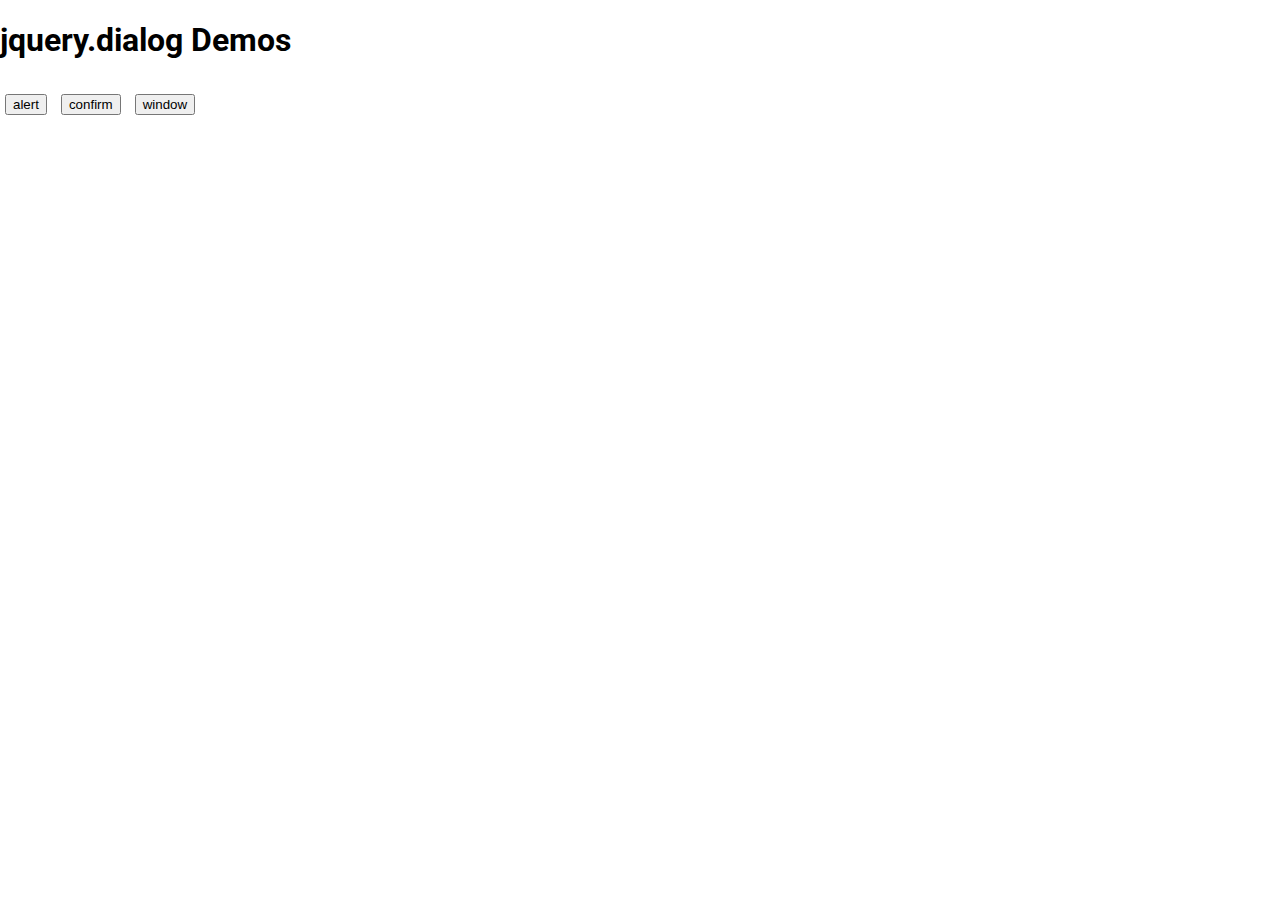
<file: Content/index.htm>
﻿<!doctype html>
<html>
<head>
<meta charset="utf-8">
<meta http-equiv="X-UA-Compatible" content="IE=edge,chrome=1">
<link href='http://fonts.googleapis.com/css?family=Roboto' rel='stylesheet' type='text/css'>
<meta name="viewport" content="width=device-width, initial-scale=1">
    <link type="text/css" rel="Stylesheet" href="css/jquery.dialog.css" />
    <link type="text/css" rel="Stylesheet" href="css/home_common_all.css" />
<script src="http://code.jquery.com/jquery-1.11.1.min.js"></script>
<title>jquery.dialog Demos</title>
</head>
<body>
<h1>jquery.dialog Demos</h1>
<div class="jquery-script-ads" style="margin:30px auto;"><script type="text/javascript"><!--
google_ad_client = "ca-pub-2783044520727903";
/* jQuery_demo */
google_ad_slot = "2780937993";
google_ad_width = 728;
google_ad_height = 90;
//-->
</script>
<script type="text/javascript"
src="http://pagead2.googlesyndication.com/pagead/show_ads.js">
</script></div>
    <script type="text/javascript" src="js/jquery.dialog.js"></script>
    <script type="text/javascript">
        //定义对话框对象
        var alertX = null;
        //定义确认框对象
        var confirmX = null;
        //定义窗口对象
        var windowX = null;
        $(function () {
            alertX = $.dialog.alert;
            confirmX = $.dialog.confirm;
            windowX = $.dialog.window;
            $('#alertXX').bind('click', function () {
                alertX("Alert", "I'm an alert window", function () {
                    $.dialog.alert("Alert", "Closed");
                });
            });
            $('#confirmXX').bind('click', function () {
                confirmX("Confirm", "Action Comfirm", function () {
                    $.dialog.alert("Confirm", "Confirmed");
                });
            });
            $('#windowXX').bind('click', function () {
                windowX("Title", "demo.htm", "0", function () {
                    $.dialog.alert("Prompt Window", "Saved");
                });
            });
        });
    </script>
    <input type="button" value="alert" id="alertXX" />
    <input type="button" value="confirm" id="confirmXX" />
    <input type="button" value="window" id="windowXX" />
    <script type="text/javascript">

  var _gaq = _gaq || [];
  _gaq.push(['_setAccount', 'UA-36251023-1']);
  _gaq.push(['_setDomainName', 'jqueryscript.net']);
  _gaq.push(['_trackPageview']);

  (function() {
    var ga = document.createElement('script'); ga.type = 'text/javascript'; ga.async = true;
    ga.src = ('https:' == document.location.protocol ? 'https://ssl' : 'http://www') + '.google-analytics.com/ga.js';
    var s = document.getElementsByTagName('script')[0]; s.parentNode.insertBefore(ga, s);
  })();

</script>
</body>
</html>
</file>
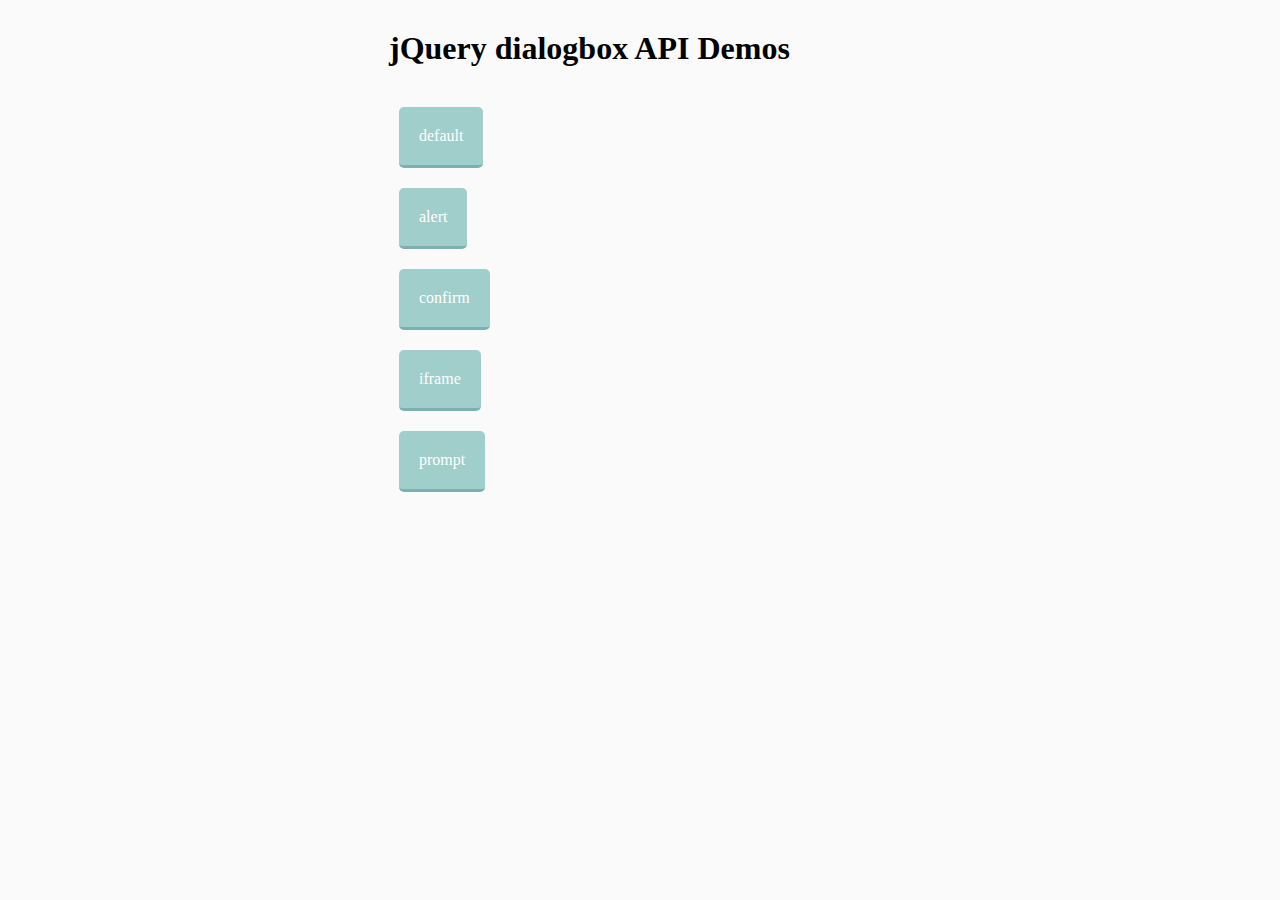
<file: Content/demo/index.html>
<!doctype html>
<html>
<head>
<meta charset="utf-8">
<meta http-equiv="X-UA-Compatible" content="IE=edge,chrome=1">
<meta name="viewport" content="width=device-width, initial-scale=1">
<title>jQuery dialogbox API Demos</title>
<link rel="stylesheet" type="text/css" href="../css/dialogbox.css">
<style type="text/css">
body{width:502px;margin:auto;padding:0 0 20px; font-family:'Roboto'; background-color:#fafafa;}
pre{border:1px dashed #ccc;background:#eee;width:600px;padding:10px;}
a { display:inline-block; margin:10px; padding:20px; background-color:#A0CECB; border-bottom:3px solid #7DB1B1; border-radius:5px; color:#fff; text-decoration:none;}
</style>
</head>
<body>
<h1 style="margin:30px auto;">jQuery dialogbox API Demos</h1>
<div class="jquery-script-ads" align="center" style="margin-bottom:30px;"><script type="text/javascript"><!--
google_ad_client = "ca-pub-2783044520727903";
/* jQuery_demo */
google_ad_slot = "2780937993";
google_ad_width = 728;
google_ad_height = 90;
//-->
</script>
<script type="text/javascript"
src="http://pagead2.googlesyndication.com/pagead/show_ads.js">
</script></div>
<a href="javascript:;" id="default">default</a>

<br />
<a href="javascript:;" id="alert">alert</a>

<br />
<a href="javascript:;" id="confirm">confirm</a>

<br />
<a href="javascript:;" id="iframe">iframe</a>

<br />
<a href="javascript:;" id="prompt">prompt</a>


  
<script src="http://code.jquery.com/jquery-1.12.4.min.js"></script>
<script type="text/javascript" src="../js/dialogbox.js"></script>
<script type="text/javascript">

$('#default').on('click',function(){
  var data = '<div style="padding:20px;">Lorem ipsum dolor sit amet</div>';
  $.dialogbox({
    type:'default',
    title:'Dialog Title',
    content:data,
    closeCallback:function(){
      $.dialogbox.prompt({
        content:'You closed the dialog',
        time:2000 
      });
    }
  });
});

$('#alert').on('click',function(){
  $.dialogbox({
  type:'msg',
  title:'Alert Title',
  icon:1,
  content:'Alert Content',
  btn:['Confirm'],
  call:[
    function(){
      $.dialogbox.close(); 
    }
  ]
});
});

$('#confirm').on('click',function(){
$.dialogbox({
  type:'msg',
  title:'Confirm Title',
  content:'Are You Sure?',
  closeBtn:true,
  btn:['Confirm','Cancel'],
  call:[
    function(){
      $.dialogbox.close(); 
    },
    function(){
      $.dialogbox.close(); 
    }
  ]
});
});

$('#iframe').on('click',function(){
  $.dialogbox({
  type:'iframe',
  title:'jQueryScript',
  content:'Free jQuery Plugins',
  url:'http://www.jqueryscript.net',
  width:900,
  height:650
});
});

$('#prompt').on('click',function(){
 $.dialogbox.prompt({
  content:'Success',
  time:2000 
});
});

</script><script type="text/javascript">

  var _gaq = _gaq || [];
  _gaq.push(['_setAccount', 'UA-36251023-1']);
  _gaq.push(['_setDomainName', 'jqueryscript.net']);
  _gaq.push(['_trackPageview']);

  (function() {
    var ga = document.createElement('script'); ga.type = 'text/javascript'; ga.async = true;
    ga.src = ('https:' == document.location.protocol ? 'https://ssl' : 'http://www') + '.google-analytics.com/ga.js';
    var s = document.getElementsByTagName('script')[0]; s.parentNode.insertBefore(ga, s);
  })();

</script>
</body>
</html>
</file>
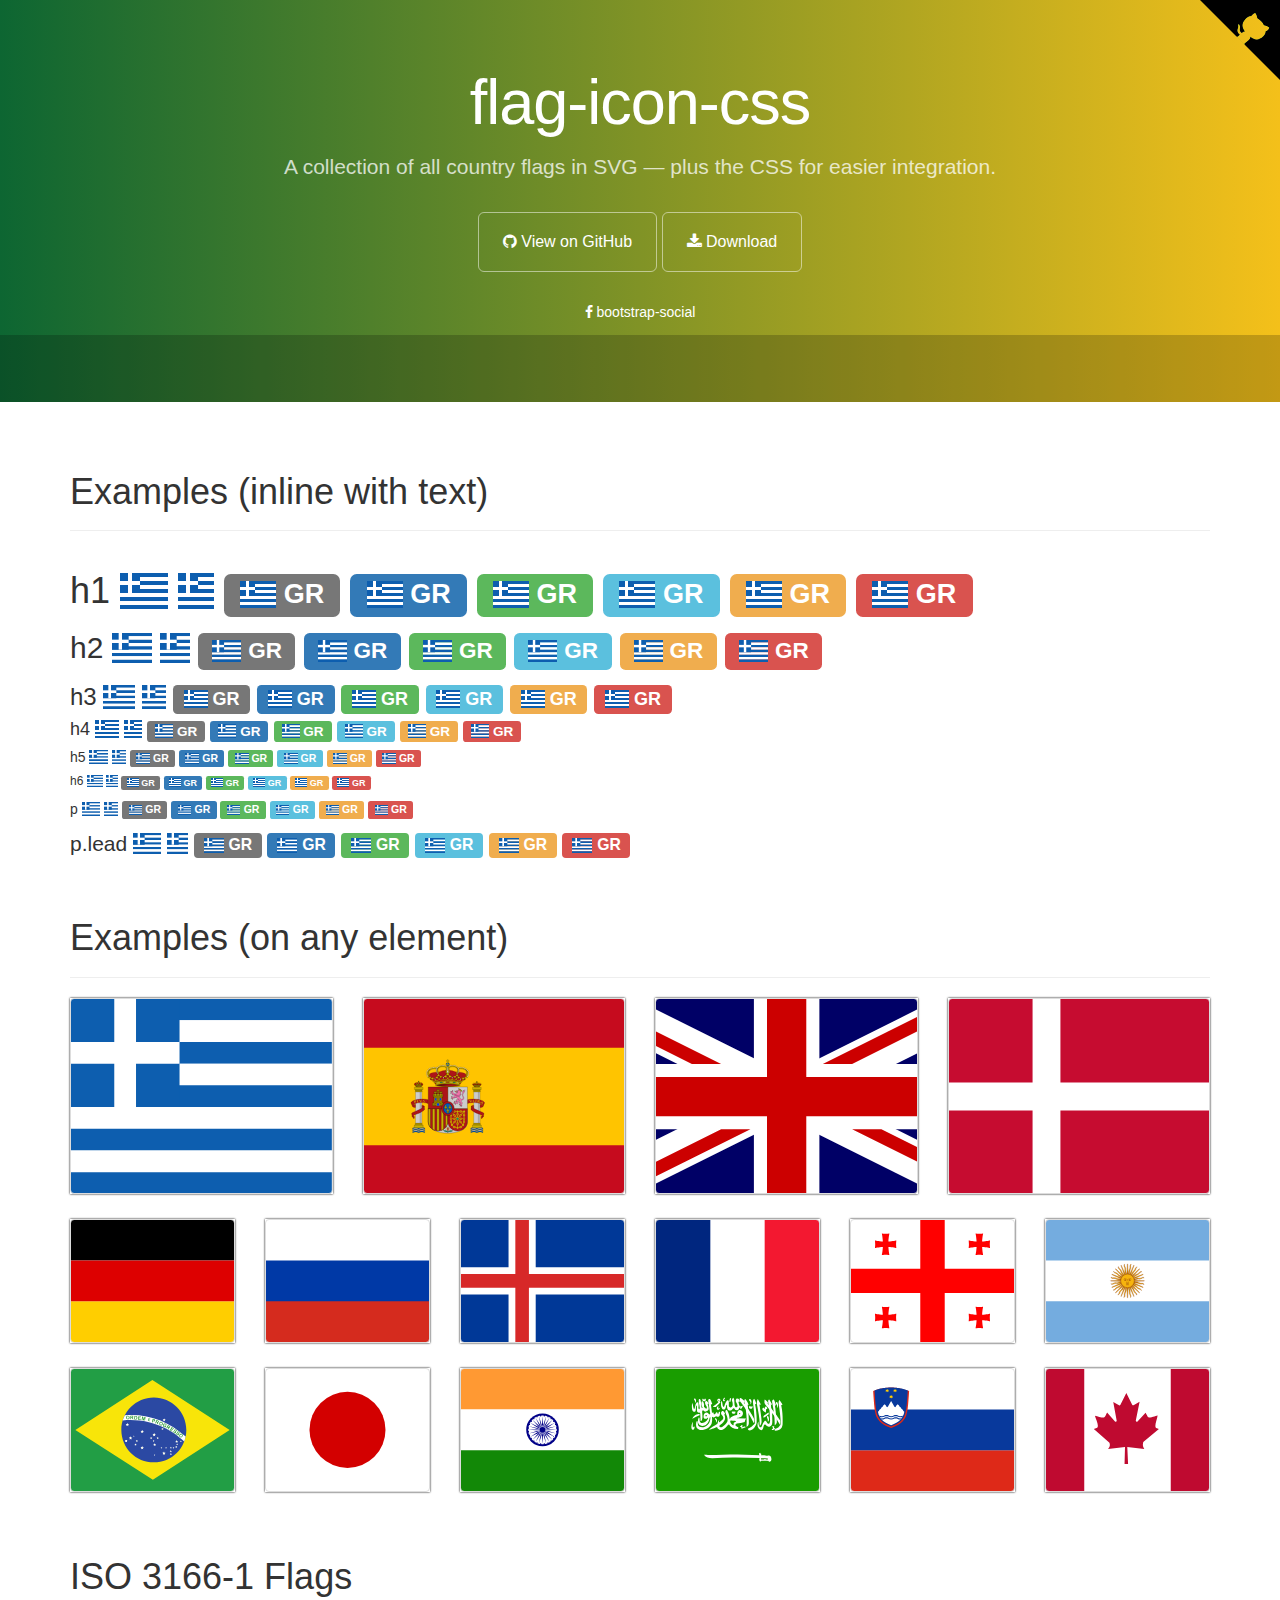
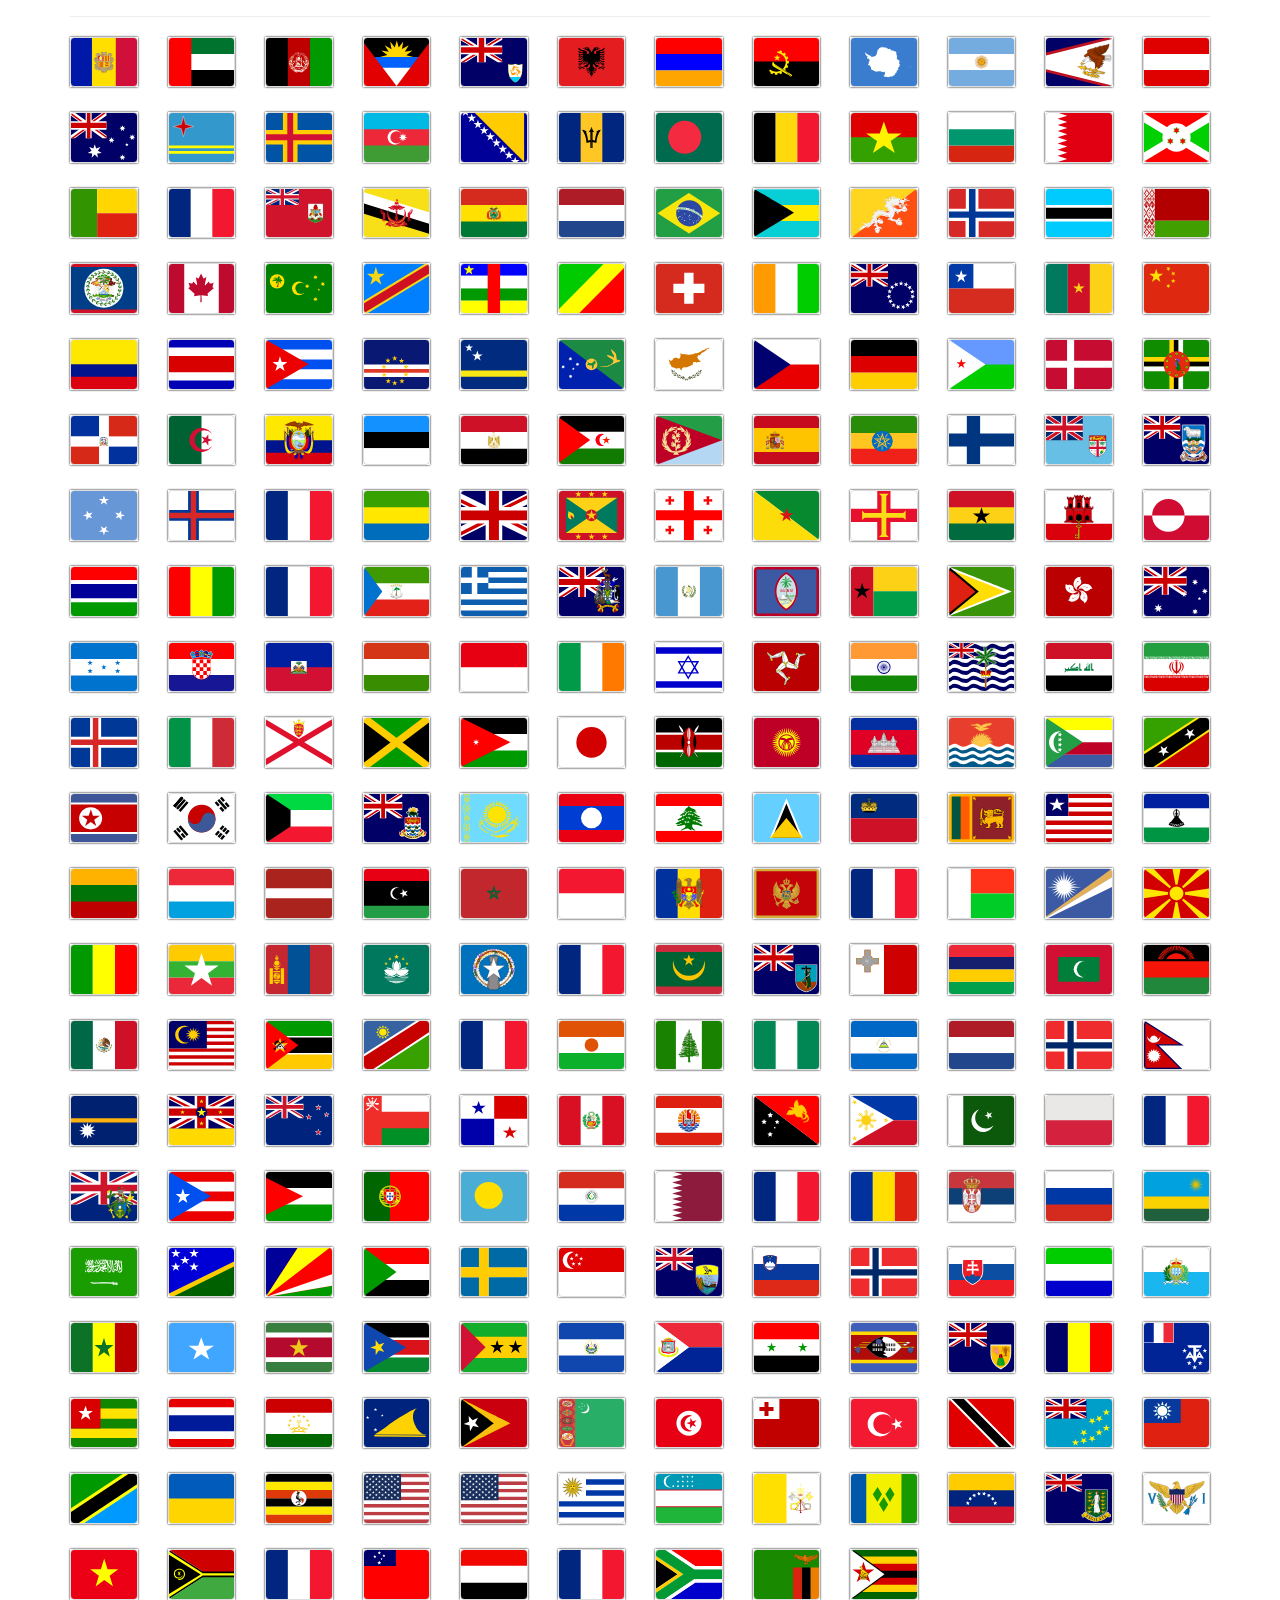
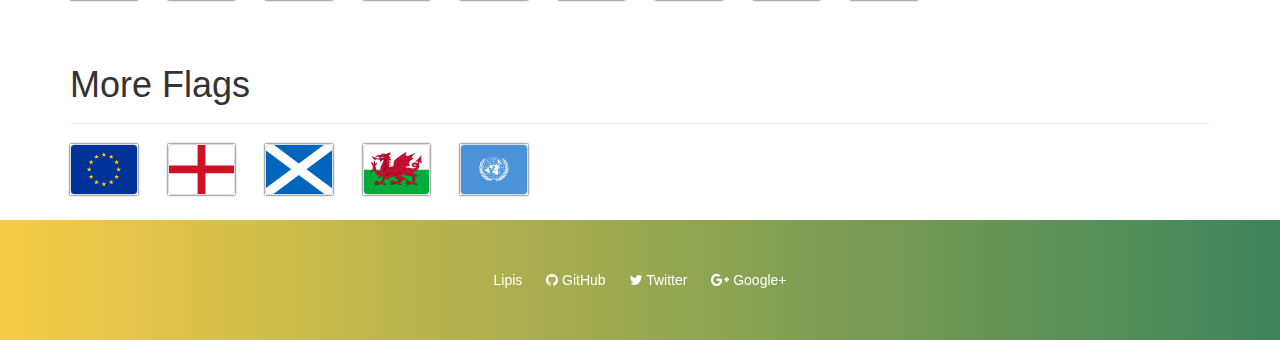
<file: Content/vendors/iconfonts/flag-icon-css/index.html>
<!DOCTYPE html>
<html lang="en">
  <head>
    <meta charset="utf-8">
    <meta name="viewport" content="width=device-width, initial-scale=1.0">
    <meta property="og:type" content="website" />
    <meta property="og:url" content="https://lipis.github.io/flag-icon-css/" />

    <title>SVG Country Flags | flag-icon-css</title>

    <link href="https://maxcdn.bootstrapcdn.com/bootstrap/3.3.6/css/bootstrap.min.css" rel="stylesheet" id="bootstrap">
    <link href="https://maxcdn.bootstrapcdn.com/font-awesome/4.5.0/css/font-awesome.min.css" rel="stylesheet">
    <link href="./assets/docs.css" rel="stylesheet">
    <link href="./css/flag-icon.css" rel="stylesheet">
  </head>

  <body>
    <div class="jumbotron">
      <div class="container">
        <h1>flag-icon-css</h1>
        <p>
          A collection of all country flags in SVG — plus the CSS for easier integration.
        </p>
        <a href="https://github.com/lipis/flag-icon-css" class="btn btn-outline btn-lg"><span class="fa fa-github"></span> View on GitHub</a>
        <a href="https://github.com/lipis/flag-icon-css/archive/master.zip" class="btn btn-outline btn-lg"><span class="fa fa-download"></span> Download</a>
        <ul class="jumbotron-links">
          <li><a href="https://lipis.github.io/bootstrap-social"><span class="fa fa-facebook"></span> bootstrap-social</a></li>
        </ul>
      </div>
      <div class="bottom">
        <iframe src="https://ghbtns.com/github-btn.html?user=lipis&amp;repo=flag-icon-css&amp;type=watch&amp;count=true" class="social-share"></iframe>
      </div>
    </div>
    <script>
      if (window.location.hostname.indexOf('github') > 0) {
        window.location.replace("http://flag-icon-css.lip.is/");
      }
    </script>
    <div class="container">
      <section id="examples">
        <div class="page-header">
          <h1>Examples (inline with text)</h1>
        </div>
        <div class="no-wrap">
          <h1>
            h1
            <span class="flag-icon flag-icon-gr"></span>
            <span class="flag-icon flag-icon-squared flag-icon-gr"></span>
            <span class="label label-default"><span class="flag-icon flag-icon-gr"></span> GR</span>
            <span class="label label-primary"><span class="flag-icon flag-icon-gr"></span> GR</span>
            <span class="label label-success"><span class="flag-icon flag-icon-gr"></span> GR</span>
            <span class="label label-info"><span class="flag-icon flag-icon-gr"></span> GR</span>
            <span class="label label-warning"><span class="flag-icon flag-icon-gr"></span> GR</span>
            <span class="label label-danger"><span class="flag-icon flag-icon-gr"></span> GR</span>
          </h1>
          <h2>
            h2
            <span class="flag-icon flag-icon-gr"></span>
            <span class="flag-icon flag-icon-squared flag-icon-gr"></span>
            <span class="label label-default"><span class="flag-icon flag-icon-gr"></span> GR</span>
            <span class="label label-primary"><span class="flag-icon flag-icon-gr"></span> GR</span>
            <span class="label label-success"><span class="flag-icon flag-icon-gr"></span> GR</span>
            <span class="label label-info"><span class="flag-icon flag-icon-gr"></span> GR</span>
            <span class="label label-warning"><span class="flag-icon flag-icon-gr"></span> GR</span>
            <span class="label label-danger"><span class="flag-icon flag-icon-gr"></span> GR</span>
          </h2>
          <h3>
            h3
            <span class="flag-icon flag-icon-gr"></span>
            <span class="flag-icon flag-icon-squared flag-icon-gr"></span>
            <span class="label label-default"><span class="flag-icon flag-icon-gr"></span> GR</span>
            <span class="label label-primary"><span class="flag-icon flag-icon-gr"></span> GR</span>
            <span class="label label-success"><span class="flag-icon flag-icon-gr"></span> GR</span>
            <span class="label label-info"><span class="flag-icon flag-icon-gr"></span> GR</span>
            <span class="label label-warning"><span class="flag-icon flag-icon-gr"></span> GR</span>
            <span class="label label-danger"><span class="flag-icon flag-icon-gr"></span> GR</span>
          </h3>
          <h4>
            h4
            <span class="flag-icon flag-icon-gr"></span>
            <span class="flag-icon flag-icon-squared flag-icon-gr"></span>
            <span class="label label-default"><span class="flag-icon flag-icon-gr"></span> GR</span>
            <span class="label label-primary"><span class="flag-icon flag-icon-gr"></span> GR</span>
            <span class="label label-success"><span class="flag-icon flag-icon-gr"></span> GR</span>
            <span class="label label-info"><span class="flag-icon flag-icon-gr"></span> GR</span>
            <span class="label label-warning"><span class="flag-icon flag-icon-gr"></span> GR</span>
            <span class="label label-danger"><span class="flag-icon flag-icon-gr"></span> GR</span>
          </h4>
          <h5>
            h5
            <span class="flag-icon flag-icon-gr"></span>
            <span class="flag-icon flag-icon-squared flag-icon-gr"></span>
            <span class="label label-default"><span class="flag-icon flag-icon-gr"></span> GR</span>
            <span class="label label-primary"><span class="flag-icon flag-icon-gr"></span> GR</span>
            <span class="label label-success"><span class="flag-icon flag-icon-gr"></span> GR</span>
            <span class="label label-info"><span class="flag-icon flag-icon-gr"></span> GR</span>
            <span class="label label-warning"><span class="flag-icon flag-icon-gr"></span> GR</span>
            <span class="label label-danger"><span class="flag-icon flag-icon-gr"></span> GR</span>
          </h5>
          <h6>
            h6
            <span class="flag-icon flag-icon-gr"></span>
            <span class="flag-icon flag-icon-squared flag-icon-gr"></span>
            <span class="label label-default"><span class="flag-icon flag-icon-gr"></span> GR</span>
            <span class="label label-primary"><span class="flag-icon flag-icon-gr"></span> GR</span>
            <span class="label label-success"><span class="flag-icon flag-icon-gr"></span> GR</span>
            <span class="label label-info"><span class="flag-icon flag-icon-gr"></span> GR</span>
            <span class="label label-warning"><span class="flag-icon flag-icon-gr"></span> GR</span>
            <span class="label label-danger"><span class="flag-icon flag-icon-gr"></span> GR</span>
          </h6>
          <p>
            p
            <span class="flag-icon flag-icon-gr"></span>
            <span class="flag-icon flag-icon-squared flag-icon-gr"></span>
            <span class="label label-default"><span class="flag-icon flag-icon-gr"></span> GR</span>
            <span class="label label-primary"><span class="flag-icon flag-icon-gr"></span> GR</span>
            <span class="label label-success"><span class="flag-icon flag-icon-gr"></span> GR</span>
            <span class="label label-info"><span class="flag-icon flag-icon-gr"></span> GR</span>
            <span class="label label-warning"><span class="flag-icon flag-icon-gr"></span> GR</span>
            <span class="label label-danger"><span class="flag-icon flag-icon-gr"></span> GR</span>
          </p>
          <p class="lead">
            p.lead
            <span class="flag-icon flag-icon-gr"></span>
            <span class="flag-icon flag-icon-squared flag-icon-gr"></span>
            <span class="label label-default"><span class="flag-icon flag-icon-gr"></span> GR</span>
            <span class="label label-primary"><span class="flag-icon flag-icon-gr"></span> GR</span>
            <span class="label label-success"><span class="flag-icon flag-icon-gr"></span> GR</span>
            <span class="label label-info"><span class="flag-icon flag-icon-gr"></span> GR</span>
            <span class="label label-warning"><span class="flag-icon flag-icon-gr"></span> GR</span>
            <span class="label label-danger"><span class="flag-icon flag-icon-gr"></span> GR</span>
          </p>
        </section>
      </section>
      <section id="more" class="d">
        <div class="page-header">
          <h1>Examples (on any element)</h1>
        </div>
        <div class="row">
          <div class="col-lg-3 col-md-4 col-sm-4 col-xs-6">
            <div class="flag-wrapper">
              <div class="img-thumbnail flag flag-icon-background flag-icon-gr"></div>
            </div>
          </div>
          <div class="col-lg-3 col-md-4 col-sm-4 col-xs-6">
            <div class="flag-wrapper">
              <div class="img-thumbnail flag flag-icon-background flag-icon-es"></div>
            </div>
          </div>
          <div class="col-lg-3 col-md-4 col-sm-4 col-xs-3">
            <div class="flag-wrapper">
              <div class="img-thumbnail flag flag-icon-background flag-icon-gb"></div>
            </div>
          </div>
          <div class="col-lg-3 col-sm-2 col-xs-3">
            <div class="flag-wrapper">
              <div class="img-thumbnail flag flag-icon-background flag-icon-dk"></div>
            </div>
          </div>
          <div class="col-sm-2 col-xs-3">
            <div class="flag-wrapper">
              <div class="img-thumbnail flag flag-icon-background flag-icon-de"></div>
            </div>
          </div>
          <div class="col-sm-2 col-xs-3">
            <div class="flag-wrapper">
              <div class="img-thumbnail flag flag-icon-background flag-icon-ru"></div>
            </div>
          </div>
          <div class="col-sm-2 col-xs-3">
            <div class="flag-wrapper">
              <div class="img-thumbnail flag flag-icon-background flag-icon-is"></div>
            </div>
          </div>
          <div class="col-sm-2 col-xs-3">
            <div class="flag-wrapper">
              <div class="img-thumbnail flag flag-icon-background flag-icon-fr"></div>
            </div>
          </div>
          <div class="col-sm-2 col-xs-3">
            <div class="flag-wrapper">
              <div class="img-thumbnail flag flag-icon-background flag-icon-ge"></div>
            </div>
          </div>
          <div class="col-sm-2 col-xs-3">
            <div class="flag-wrapper">
              <div class="img-thumbnail flag flag-icon-background flag-icon-ar"></div>
            </div>
          </div>
          <div class="col-sm-2 col-xs-3">
            <div class="flag-wrapper">
              <div class="img-thumbnail flag flag-icon-background flag-icon-br"></div>
            </div>
          </div>
          <div class="col-sm-2 col-xs-3">
            <div class="flag-wrapper">
              <div class="img-thumbnail flag flag-icon-background flag-icon-jp"></div>
            </div>
          </div>
          <div class="col-sm-2 col-xs-3 hidden-xs">
            <div class="flag-wrapper">
              <div class="img-thumbnail flag flag-icon-background flag-icon-in"></div>
            </div>
          </div>
          <div class="col-sm-2 col-xs-3">
            <div class="flag-wrapper">
              <div class="img-thumbnail flag flag-icon-background flag-icon-sa"></div>
            </div>
          </div>
          <div class="col-sm-2 col-xs-3">
            <div class="flag-wrapper">
              <div class="img-thumbnail flag flag-icon-background flag-icon-si"></div>
            </div>
          </div>
          <div class="col-sm-2 col-xs-3 visible-lg">
            <div class="flag-wrapper">
              <div class="img-thumbnail flag flag-icon-background flag-icon-ca"></div>
            </div>
          </div>
        </div>
      </section>
      <section class="all-flags">
        <div class="page-header">
          <h1>ISO 3166-1 Flags</h1>
        </div>
        <div class="row">
          <div class="col-md-1 col-sm-2 col-xs-3"><div class="flag-wrapper"><div class="img-thumbnail flag flag-icon-background flag-icon-ad" title="ad" id="ad"></div></div></div>
          <div class="col-md-1 col-sm-2 col-xs-3"><div class="flag-wrapper"><div class="img-thumbnail flag flag-icon-background flag-icon-ae" title="ae" id="ae"></div></div></div>
          <div class="col-md-1 col-sm-2 col-xs-3"><div class="flag-wrapper"><div class="img-thumbnail flag flag-icon-background flag-icon-af" title="af" id="af"></div></div></div>
          <div class="col-md-1 col-sm-2 col-xs-3"><div class="flag-wrapper"><div class="img-thumbnail flag flag-icon-background flag-icon-ag" title="ag" id="ag"></div></div></div>
          <div class="col-md-1 col-sm-2 col-xs-3"><div class="flag-wrapper"><div class="img-thumbnail flag flag-icon-background flag-icon-ai" title="ai" id="ai"></div></div></div>
          <div class="col-md-1 col-sm-2 col-xs-3"><div class="flag-wrapper"><div class="img-thumbnail flag flag-icon-background flag-icon-al" title="al" id="al"></div></div></div>
          <div class="col-md-1 col-sm-2 col-xs-3"><div class="flag-wrapper"><div class="img-thumbnail flag flag-icon-background flag-icon-am" title="am" id="am"></div></div></div>
          <div class="col-md-1 col-sm-2 col-xs-3"><div class="flag-wrapper"><div class="img-thumbnail flag flag-icon-background flag-icon-ao" title="ao" id="ao"></div></div></div>
          <div class="col-md-1 col-sm-2 col-xs-3"><div class="flag-wrapper"><div class="img-thumbnail flag flag-icon-background flag-icon-aq" title="aq" id="aq"></div></div></div>
          <div class="col-md-1 col-sm-2 col-xs-3"><div class="flag-wrapper"><div class="img-thumbnail flag flag-icon-background flag-icon-ar" title="ar" id="ar"></div></div></div>
          <div class="col-md-1 col-sm-2 col-xs-3"><div class="flag-wrapper"><div class="img-thumbnail flag flag-icon-background flag-icon-as" title="as" id="as"></div></div></div>
          <div class="col-md-1 col-sm-2 col-xs-3"><div class="flag-wrapper"><div class="img-thumbnail flag flag-icon-background flag-icon-at" title="at" id="at"></div></div></div>
          <div class="col-md-1 col-sm-2 col-xs-3"><div class="flag-wrapper"><div class="img-thumbnail flag flag-icon-background flag-icon-au" title="au" id="au"></div></div></div>
          <div class="col-md-1 col-sm-2 col-xs-3"><div class="flag-wrapper"><div class="img-thumbnail flag flag-icon-background flag-icon-aw" title="aw" id="aw"></div></div></div>
          <div class="col-md-1 col-sm-2 col-xs-3"><div class="flag-wrapper"><div class="img-thumbnail flag flag-icon-background flag-icon-ax" title="ax" id="ax"></div></div></div>
          <div class="col-md-1 col-sm-2 col-xs-3"><div class="flag-wrapper"><div class="img-thumbnail flag flag-icon-background flag-icon-az" title="az" id="az"></div></div></div>
          <div class="col-md-1 col-sm-2 col-xs-3"><div class="flag-wrapper"><div class="img-thumbnail flag flag-icon-background flag-icon-ba" title="ba" id="ba"></div></div></div>
          <div class="col-md-1 col-sm-2 col-xs-3"><div class="flag-wrapper"><div class="img-thumbnail flag flag-icon-background flag-icon-bb" title="bb" id="bb"></div></div></div>
          <div class="col-md-1 col-sm-2 col-xs-3"><div class="flag-wrapper"><div class="img-thumbnail flag flag-icon-background flag-icon-bd" title="bd" id="bd"></div></div></div>
          <div class="col-md-1 col-sm-2 col-xs-3"><div class="flag-wrapper"><div class="img-thumbnail flag flag-icon-background flag-icon-be" title="be" id="be"></div></div></div>
          <div class="col-md-1 col-sm-2 col-xs-3"><div class="flag-wrapper"><div class="img-thumbnail flag flag-icon-background flag-icon-bf" title="bf" id="bf"></div></div></div>
          <div class="col-md-1 col-sm-2 col-xs-3"><div class="flag-wrapper"><div class="img-thumbnail flag flag-icon-background flag-icon-bg" title="bg" id="bg"></div></div></div>
          <div class="col-md-1 col-sm-2 col-xs-3"><div class="flag-wrapper"><div class="img-thumbnail flag flag-icon-background flag-icon-bh" title="bh" id="bh"></div></div></div>
          <div class="col-md-1 col-sm-2 col-xs-3"><div class="flag-wrapper"><div class="img-thumbnail flag flag-icon-background flag-icon-bi" title="bi" id="bi"></div></div></div>
          <div class="col-md-1 col-sm-2 col-xs-3"><div class="flag-wrapper"><div class="img-thumbnail flag flag-icon-background flag-icon-bj" title="bj" id="bj"></div></div></div>
          <div class="col-md-1 col-sm-2 col-xs-3"><div class="flag-wrapper"><div class="img-thumbnail flag flag-icon-background flag-icon-bl" title="bl" id="bl"></div></div></div>
          <div class="col-md-1 col-sm-2 col-xs-3"><div class="flag-wrapper"><div class="img-thumbnail flag flag-icon-background flag-icon-bm" title="bm" id="bm"></div></div></div>
          <div class="col-md-1 col-sm-2 col-xs-3"><div class="flag-wrapper"><div class="img-thumbnail flag flag-icon-background flag-icon-bn" title="bn" id="bn"></div></div></div>
          <div class="col-md-1 col-sm-2 col-xs-3"><div class="flag-wrapper"><div class="img-thumbnail flag flag-icon-background flag-icon-bo" title="bo" id="bo"></div></div></div>
          <div class="col-md-1 col-sm-2 col-xs-3"><div class="flag-wrapper"><div class="img-thumbnail flag flag-icon-background flag-icon-bq" title="bq" id="bq"></div></div></div>
          <div class="col-md-1 col-sm-2 col-xs-3"><div class="flag-wrapper"><div class="img-thumbnail flag flag-icon-background flag-icon-br" title="br" id="br"></div></div></div>
          <div class="col-md-1 col-sm-2 col-xs-3"><div class="flag-wrapper"><div class="img-thumbnail flag flag-icon-background flag-icon-bs" title="bs" id="bs"></div></div></div>
          <div class="col-md-1 col-sm-2 col-xs-3"><div class="flag-wrapper"><div class="img-thumbnail flag flag-icon-background flag-icon-bt" title="bt" id="bt"></div></div></div>
          <div class="col-md-1 col-sm-2 col-xs-3"><div class="flag-wrapper"><div class="img-thumbnail flag flag-icon-background flag-icon-bv" title="bv" id="bv"></div></div></div>
          <div class="col-md-1 col-sm-2 col-xs-3"><div class="flag-wrapper"><div class="img-thumbnail flag flag-icon-background flag-icon-bw" title="bw" id="bw"></div></div></div>
          <div class="col-md-1 col-sm-2 col-xs-3"><div class="flag-wrapper"><div class="img-thumbnail flag flag-icon-background flag-icon-by" title="by" id="by"></div></div></div>
          <div class="col-md-1 col-sm-2 col-xs-3"><div class="flag-wrapper"><div class="img-thumbnail flag flag-icon-background flag-icon-bz" title="bz" id="bz"></div></div></div>
          <div class="col-md-1 col-sm-2 col-xs-3"><div class="flag-wrapper"><div class="img-thumbnail flag flag-icon-background flag-icon-ca" title="ca" id="ca"></div></div></div>
          <div class="col-md-1 col-sm-2 col-xs-3"><div class="flag-wrapper"><div class="img-thumbnail flag flag-icon-background flag-icon-cc" title="cc" id="cc"></div></div></div>
          <div class="col-md-1 col-sm-2 col-xs-3"><div class="flag-wrapper"><div class="img-thumbnail flag flag-icon-background flag-icon-cd" title="cd" id="cd"></div></div></div>
          <div class="col-md-1 col-sm-2 col-xs-3"><div class="flag-wrapper"><div class="img-thumbnail flag flag-icon-background flag-icon-cf" title="cf" id="cf"></div></div></div>
          <div class="col-md-1 col-sm-2 col-xs-3"><div class="flag-wrapper"><div class="img-thumbnail flag flag-icon-background flag-icon-cg" title="cg" id="cg"></div></div></div>
          <div class="col-md-1 col-sm-2 col-xs-3"><div class="flag-wrapper"><div class="img-thumbnail flag flag-icon-background flag-icon-ch" title="ch" id="ch"></div></div></div>
          <div class="col-md-1 col-sm-2 col-xs-3"><div class="flag-wrapper"><div class="img-thumbnail flag flag-icon-background flag-icon-ci" title="ci" id="ci"></div></div></div>
          <div class="col-md-1 col-sm-2 col-xs-3"><div class="flag-wrapper"><div class="img-thumbnail flag flag-icon-background flag-icon-ck" title="ck" id="ck"></div></div></div>
          <div class="col-md-1 col-sm-2 col-xs-3"><div class="flag-wrapper"><div class="img-thumbnail flag flag-icon-background flag-icon-cl" title="cl" id="cl"></div></div></div>
          <div class="col-md-1 col-sm-2 col-xs-3"><div class="flag-wrapper"><div class="img-thumbnail flag flag-icon-background flag-icon-cm" title="cm" id="cm"></div></div></div>
          <div class="col-md-1 col-sm-2 col-xs-3"><div class="flag-wrapper"><div class="img-thumbnail flag flag-icon-background flag-icon-cn" title="cn" id="cn"></div></div></div>
          <div class="col-md-1 col-sm-2 col-xs-3"><div class="flag-wrapper"><div class="img-thumbnail flag flag-icon-background flag-icon-co" title="co" id="co"></div></div></div>
          <div class="col-md-1 col-sm-2 col-xs-3"><div class="flag-wrapper"><div class="img-thumbnail flag flag-icon-background flag-icon-cr" title="cr" id="cr"></div></div></div>
          <div class="col-md-1 col-sm-2 col-xs-3"><div class="flag-wrapper"><div class="img-thumbnail flag flag-icon-background flag-icon-cu" title="cu" id="cu"></div></div></div>
          <div class="col-md-1 col-sm-2 col-xs-3"><div class="flag-wrapper"><div class="img-thumbnail flag flag-icon-background flag-icon-cv" title="cv" id="cv"></div></div></div>
          <div class="col-md-1 col-sm-2 col-xs-3"><div class="flag-wrapper"><div class="img-thumbnail flag flag-icon-background flag-icon-cw" title="cw" id="cw"></div></div></div>
          <div class="col-md-1 col-sm-2 col-xs-3"><div class="flag-wrapper"><div class="img-thumbnail flag flag-icon-background flag-icon-cx" title="cx" id="cx"></div></div></div>
          <div class="col-md-1 col-sm-2 col-xs-3"><div class="flag-wrapper"><div class="img-thumbnail flag flag-icon-background flag-icon-cy" title="cy" id="cy"></div></div></div>
          <div class="col-md-1 col-sm-2 col-xs-3"><div class="flag-wrapper"><div class="img-thumbnail flag flag-icon-background flag-icon-cz" title="cz" id="cz"></div></div></div>
          <div class="col-md-1 col-sm-2 col-xs-3"><div class="flag-wrapper"><div class="img-thumbnail flag flag-icon-background flag-icon-de" title="de" id="de"></div></div></div>
          <div class="col-md-1 col-sm-2 col-xs-3"><div class="flag-wrapper"><div class="img-thumbnail flag flag-icon-background flag-icon-dj" title="dj" id="dj"></div></div></div>
          <div class="col-md-1 col-sm-2 col-xs-3"><div class="flag-wrapper"><div class="img-thumbnail flag flag-icon-background flag-icon-dk" title="dk" id="dk"></div></div></div>
          <div class="col-md-1 col-sm-2 col-xs-3"><div class="flag-wrapper"><div class="img-thumbnail flag flag-icon-background flag-icon-dm" title="dm" id="dm"></div></div></div>
          <div class="col-md-1 col-sm-2 col-xs-3"><div class="flag-wrapper"><div class="img-thumbnail flag flag-icon-background flag-icon-do" title="do" id="do"></div></div></div>
          <div class="col-md-1 col-sm-2 col-xs-3"><div class="flag-wrapper"><div class="img-thumbnail flag flag-icon-background flag-icon-dz" title="dz" id="dz"></div></div></div>
          <div class="col-md-1 col-sm-2 col-xs-3"><div class="flag-wrapper"><div class="img-thumbnail flag flag-icon-background flag-icon-ec" title="ec" id="ec"></div></div></div>
          <div class="col-md-1 col-sm-2 col-xs-3"><div class="flag-wrapper"><div class="img-thumbnail flag flag-icon-background flag-icon-ee" title="ee" id="ee"></div></div></div>
          <div class="col-md-1 col-sm-2 col-xs-3"><div class="flag-wrapper"><div class="img-thumbnail flag flag-icon-background flag-icon-eg" title="eg" id="eg"></div></div></div>
          <div class="col-md-1 col-sm-2 col-xs-3"><div class="flag-wrapper"><div class="img-thumbnail flag flag-icon-background flag-icon-eh" title="eh" id="eh"></div></div></div>
          <div class="col-md-1 col-sm-2 col-xs-3"><div class="flag-wrapper"><div class="img-thumbnail flag flag-icon-background flag-icon-er" title="er" id="er"></div></div></div>
          <div class="col-md-1 col-sm-2 col-xs-3"><div class="flag-wrapper"><div class="img-thumbnail flag flag-icon-background flag-icon-es" title="es" id="es"></div></div></div>
          <div class="col-md-1 col-sm-2 col-xs-3"><div class="flag-wrapper"><div class="img-thumbnail flag flag-icon-background flag-icon-et" title="et" id="et"></div></div></div>
          <div class="col-md-1 col-sm-2 col-xs-3"><div class="flag-wrapper"><div class="img-thumbnail flag flag-icon-background flag-icon-fi" title="fi" id="fi"></div></div></div>
          <div class="col-md-1 col-sm-2 col-xs-3"><div class="flag-wrapper"><div class="img-thumbnail flag flag-icon-background flag-icon-fj" title="fj" id="fj"></div></div></div>
          <div class="col-md-1 col-sm-2 col-xs-3"><div class="flag-wrapper"><div class="img-thumbnail flag flag-icon-background flag-icon-fk" title="fk" id="fk"></div></div></div>
          <div class="col-md-1 col-sm-2 col-xs-3"><div class="flag-wrapper"><div class="img-thumbnail flag flag-icon-background flag-icon-fm" title="fm" id="fm"></div></div></div>
          <div class="col-md-1 col-sm-2 col-xs-3"><div class="flag-wrapper"><div class="img-thumbnail flag flag-icon-background flag-icon-fo" title="fo" id="fo"></div></div></div>
          <div class="col-md-1 col-sm-2 col-xs-3"><div class="flag-wrapper"><div class="img-thumbnail flag flag-icon-background flag-icon-fr" title="fr" id="fr"></div></div></div>
          <div class="col-md-1 col-sm-2 col-xs-3"><div class="flag-wrapper"><div class="img-thumbnail flag flag-icon-background flag-icon-ga" title="ga" id="ga"></div></div></div>
          <div class="col-md-1 col-sm-2 col-xs-3"><div class="flag-wrapper"><div class="img-thumbnail flag flag-icon-background flag-icon-gb" title="gb" id="gb"></div></div></div>
          <div class="col-md-1 col-sm-2 col-xs-3"><div class="flag-wrapper"><div class="img-thumbnail flag flag-icon-background flag-icon-gd" title="gd" id="gd"></div></div></div>
          <div class="col-md-1 col-sm-2 col-xs-3"><div class="flag-wrapper"><div class="img-thumbnail flag flag-icon-background flag-icon-ge" title="ge" id="ge"></div></div></div>
          <div class="col-md-1 col-sm-2 col-xs-3"><div class="flag-wrapper"><div class="img-thumbnail flag flag-icon-background flag-icon-gf" title="gf" id="gf"></div></div></div>
          <div class="col-md-1 col-sm-2 col-xs-3"><div class="flag-wrapper"><div class="img-thumbnail flag flag-icon-background flag-icon-gg" title="gg" id="gg"></div></div></div>
          <div class="col-md-1 col-sm-2 col-xs-3"><div class="flag-wrapper"><div class="img-thumbnail flag flag-icon-background flag-icon-gh" title="gh" id="gh"></div></div></div>
          <div class="col-md-1 col-sm-2 col-xs-3"><div class="flag-wrapper"><div class="img-thumbnail flag flag-icon-background flag-icon-gi" title="gi" id="gi"></div></div></div>
          <div class="col-md-1 col-sm-2 col-xs-3"><div class="flag-wrapper"><div class="img-thumbnail flag flag-icon-background flag-icon-gl" title="gl" id="gl"></div></div></div>
          <div class="col-md-1 col-sm-2 col-xs-3"><div class="flag-wrapper"><div class="img-thumbnail flag flag-icon-background flag-icon-gm" title="gm" id="gm"></div></div></div>
          <div class="col-md-1 col-sm-2 col-xs-3"><div class="flag-wrapper"><div class="img-thumbnail flag flag-icon-background flag-icon-gn" title="gn" id="gn"></div></div></div>
          <div class="col-md-1 col-sm-2 col-xs-3"><div class="flag-wrapper"><div class="img-thumbnail flag flag-icon-background flag-icon-gp" title="gp" id="gp"></div></div></div>
          <div class="col-md-1 col-sm-2 col-xs-3"><div class="flag-wrapper"><div class="img-thumbnail flag flag-icon-background flag-icon-gq" title="gq" id="gq"></div></div></div>
          <div class="col-md-1 col-sm-2 col-xs-3"><div class="flag-wrapper"><div class="img-thumbnail flag flag-icon-background flag-icon-gr" title="gr" id="gr"></div></div></div>
          <div class="col-md-1 col-sm-2 col-xs-3"><div class="flag-wrapper"><div class="img-thumbnail flag flag-icon-background flag-icon-gs" title="gs" id="gs"></div></div></div>
          <div class="col-md-1 col-sm-2 col-xs-3"><div class="flag-wrapper"><div class="img-thumbnail flag flag-icon-background flag-icon-gt" title="gt" id="gt"></div></div></div>
          <div class="col-md-1 col-sm-2 col-xs-3"><div class="flag-wrapper"><div class="img-thumbnail flag flag-icon-background flag-icon-gu" title="gu" id="gu"></div></div></div>
          <div class="col-md-1 col-sm-2 col-xs-3"><div class="flag-wrapper"><div class="img-thumbnail flag flag-icon-background flag-icon-gw" title="gw" id="gw"></div></div></div>
          <div class="col-md-1 col-sm-2 col-xs-3"><div class="flag-wrapper"><div class="img-thumbnail flag flag-icon-background flag-icon-gy" title="gy" id="gy"></div></div></div>
          <div class="col-md-1 col-sm-2 col-xs-3"><div class="flag-wrapper"><div class="img-thumbnail flag flag-icon-background flag-icon-hk" title="hk" id="hk"></div></div></div>
          <div class="col-md-1 col-sm-2 col-xs-3"><div class="flag-wrapper"><div class="img-thumbnail flag flag-icon-background flag-icon-hm" title="hm" id="hm"></div></div></div>
          <div class="col-md-1 col-sm-2 col-xs-3"><div class="flag-wrapper"><div class="img-thumbnail flag flag-icon-background flag-icon-hn" title="hn" id="hn"></div></div></div>
          <div class="col-md-1 col-sm-2 col-xs-3"><div class="flag-wrapper"><div class="img-thumbnail flag flag-icon-background flag-icon-hr" title="hr" id="hr"></div></div></div>
          <div class="col-md-1 col-sm-2 col-xs-3"><div class="flag-wrapper"><div class="img-thumbnail flag flag-icon-background flag-icon-ht" title="ht" id="ht"></div></div></div>
          <div class="col-md-1 col-sm-2 col-xs-3"><div class="flag-wrapper"><div class="img-thumbnail flag flag-icon-background flag-icon-hu" title="hu" id="hu"></div></div></div>
          <div class="col-md-1 col-sm-2 col-xs-3"><div class="flag-wrapper"><div class="img-thumbnail flag flag-icon-background flag-icon-id" title="id" id="id"></div></div></div>
          <div class="col-md-1 col-sm-2 col-xs-3"><div class="flag-wrapper"><div class="img-thumbnail flag flag-icon-background flag-icon-ie" title="ie" id="ie"></div></div></div>
          <div class="col-md-1 col-sm-2 col-xs-3"><div class="flag-wrapper"><div class="img-thumbnail flag flag-icon-background flag-icon-il" title="il" id="il"></div></div></div>
          <div class="col-md-1 col-sm-2 col-xs-3"><div class="flag-wrapper"><div class="img-thumbnail flag flag-icon-background flag-icon-im" title="im" id="im"></div></div></div>
          <div class="col-md-1 col-sm-2 col-xs-3"><div class="flag-wrapper"><div class="img-thumbnail flag flag-icon-background flag-icon-in" title="in" id="in"></div></div></div>
          <div class="col-md-1 col-sm-2 col-xs-3"><div class="flag-wrapper"><div class="img-thumbnail flag flag-icon-background flag-icon-io" title="io" id="io"></div></div></div>
          <div class="col-md-1 col-sm-2 col-xs-3"><div class="flag-wrapper"><div class="img-thumbnail flag flag-icon-background flag-icon-iq" title="iq" id="iq"></div></div></div>
          <div class="col-md-1 col-sm-2 col-xs-3"><div class="flag-wrapper"><div class="img-thumbnail flag flag-icon-background flag-icon-ir" title="ir" id="ir"></div></div></div>
          <div class="col-md-1 col-sm-2 col-xs-3"><div class="flag-wrapper"><div class="img-thumbnail flag flag-icon-background flag-icon-is" title="is" id="is"></div></div></div>
          <div class="col-md-1 col-sm-2 col-xs-3"><div class="flag-wrapper"><div class="img-thumbnail flag flag-icon-background flag-icon-it" title="it" id="it"></div></div></div>
          <div class="col-md-1 col-sm-2 col-xs-3"><div class="flag-wrapper"><div class="img-thumbnail flag flag-icon-background flag-icon-je" title="je" id="je"></div></div></div>
          <div class="col-md-1 col-sm-2 col-xs-3"><div class="flag-wrapper"><div class="img-thumbnail flag flag-icon-background flag-icon-jm" title="jm" id="jm"></div></div></div>
          <div class="col-md-1 col-sm-2 col-xs-3"><div class="flag-wrapper"><div class="img-thumbnail flag flag-icon-background flag-icon-jo" title="jo" id="jo"></div></div></div>
          <div class="col-md-1 col-sm-2 col-xs-3"><div class="flag-wrapper"><div class="img-thumbnail flag flag-icon-background flag-icon-jp" title="jp" id="jp"></div></div></div>
          <div class="col-md-1 col-sm-2 col-xs-3"><div class="flag-wrapper"><div class="img-thumbnail flag flag-icon-background flag-icon-ke" title="ke" id="ke"></div></div></div>
          <div class="col-md-1 col-sm-2 col-xs-3"><div class="flag-wrapper"><div class="img-thumbnail flag flag-icon-background flag-icon-kg" title="kg" id="kg"></div></div></div>
          <div class="col-md-1 col-sm-2 col-xs-3"><div class="flag-wrapper"><div class="img-thumbnail flag flag-icon-background flag-icon-kh" title="kh" id="kh"></div></div></div>
          <div class="col-md-1 col-sm-2 col-xs-3"><div class="flag-wrapper"><div class="img-thumbnail flag flag-icon-background flag-icon-ki" title="ki" id="ki"></div></div></div>
          <div class="col-md-1 col-sm-2 col-xs-3"><div class="flag-wrapper"><div class="img-thumbnail flag flag-icon-background flag-icon-km" title="km" id="km"></div></div></div>
          <div class="col-md-1 col-sm-2 col-xs-3"><div class="flag-wrapper"><div class="img-thumbnail flag flag-icon-background flag-icon-kn" title="kn" id="kn"></div></div></div>
          <div class="col-md-1 col-sm-2 col-xs-3"><div class="flag-wrapper"><div class="img-thumbnail flag flag-icon-background flag-icon-kp" title="kp" id="kp"></div></div></div>
          <div class="col-md-1 col-sm-2 col-xs-3"><div class="flag-wrapper"><div class="img-thumbnail flag flag-icon-background flag-icon-kr" title="kr" id="kr"></div></div></div>
          <div class="col-md-1 col-sm-2 col-xs-3"><div class="flag-wrapper"><div class="img-thumbnail flag flag-icon-background flag-icon-kw" title="kw" id="kw"></div></div></div>
          <div class="col-md-1 col-sm-2 col-xs-3"><div class="flag-wrapper"><div class="img-thumbnail flag flag-icon-background flag-icon-ky" title="ky" id="ky"></div></div></div>
          <div class="col-md-1 col-sm-2 col-xs-3"><div class="flag-wrapper"><div class="img-thumbnail flag flag-icon-background flag-icon-kz" title="kz" id="kz"></div></div></div>
          <div class="col-md-1 col-sm-2 col-xs-3"><div class="flag-wrapper"><div class="img-thumbnail flag flag-icon-background flag-icon-la" title="la" id="la"></div></div></div>
          <div class="col-md-1 col-sm-2 col-xs-3"><div class="flag-wrapper"><div class="img-thumbnail flag flag-icon-background flag-icon-lb" title="lb" id="lb"></div></div></div>
          <div class="col-md-1 col-sm-2 col-xs-3"><div class="flag-wrapper"><div class="img-thumbnail flag flag-icon-background flag-icon-lc" title="lc" id="lc"></div></div></div>
          <div class="col-md-1 col-sm-2 col-xs-3"><div class="flag-wrapper"><div class="img-thumbnail flag flag-icon-background flag-icon-li" title="li" id="li"></div></div></div>
          <div class="col-md-1 col-sm-2 col-xs-3"><div class="flag-wrapper"><div class="img-thumbnail flag flag-icon-background flag-icon-lk" title="lk" id="lk"></div></div></div>
          <div class="col-md-1 col-sm-2 col-xs-3"><div class="flag-wrapper"><div class="img-thumbnail flag flag-icon-background flag-icon-lr" title="lr" id="lr"></div></div></div>
          <div class="col-md-1 col-sm-2 col-xs-3"><div class="flag-wrapper"><div class="img-thumbnail flag flag-icon-background flag-icon-ls" title="ls" id="ls"></div></div></div>
          <div class="col-md-1 col-sm-2 col-xs-3"><div class="flag-wrapper"><div class="img-thumbnail flag flag-icon-background flag-icon-lt" title="lt" id="lt"></div></div></div>
          <div class="col-md-1 col-sm-2 col-xs-3"><div class="flag-wrapper"><div class="img-thumbnail flag flag-icon-background flag-icon-lu" title="lu" id="lu"></div></div></div>
          <div class="col-md-1 col-sm-2 col-xs-3"><div class="flag-wrapper"><div class="img-thumbnail flag flag-icon-background flag-icon-lv" title="lv" id="lv"></div></div></div>
          <div class="col-md-1 col-sm-2 col-xs-3"><div class="flag-wrapper"><div class="img-thumbnail flag flag-icon-background flag-icon-ly" title="ly" id="ly"></div></div></div>
          <div class="col-md-1 col-sm-2 col-xs-3"><div class="flag-wrapper"><div class="img-thumbnail flag flag-icon-background flag-icon-ma" title="ma" id="ma"></div></div></div>
          <div class="col-md-1 col-sm-2 col-xs-3"><div class="flag-wrapper"><div class="img-thumbnail flag flag-icon-background flag-icon-mc" title="mc" id="mc"></div></div></div>
          <div class="col-md-1 col-sm-2 col-xs-3"><div class="flag-wrapper"><div class="img-thumbnail flag flag-icon-background flag-icon-md" title="md" id="md"></div></div></div>
          <div class="col-md-1 col-sm-2 col-xs-3"><div class="flag-wrapper"><div class="img-thumbnail flag flag-icon-background flag-icon-me" title="me" id="me"></div></div></div>
          <div class="col-md-1 col-sm-2 col-xs-3"><div class="flag-wrapper"><div class="img-thumbnail flag flag-icon-background flag-icon-mf" title="mf" id="mf"></div></div></div>
          <div class="col-md-1 col-sm-2 col-xs-3"><div class="flag-wrapper"><div class="img-thumbnail flag flag-icon-background flag-icon-mg" title="mg" id="mg"></div></div></div>
          <div class="col-md-1 col-sm-2 col-xs-3"><div class="flag-wrapper"><div class="img-thumbnail flag flag-icon-background flag-icon-mh" title="mh" id="mh"></div></div></div>
          <div class="col-md-1 col-sm-2 col-xs-3"><div class="flag-wrapper"><div class="img-thumbnail flag flag-icon-background flag-icon-mk" title="mk" id="mk"></div></div></div>
          <div class="col-md-1 col-sm-2 col-xs-3"><div class="flag-wrapper"><div class="img-thumbnail flag flag-icon-background flag-icon-ml" title="ml" id="ml"></div></div></div>
          <div class="col-md-1 col-sm-2 col-xs-3"><div class="flag-wrapper"><div class="img-thumbnail flag flag-icon-background flag-icon-mm" title="mm" id="mm"></div></div></div>
          <div class="col-md-1 col-sm-2 col-xs-3"><div class="flag-wrapper"><div class="img-thumbnail flag flag-icon-background flag-icon-mn" title="mn" id="mn"></div></div></div>
          <div class="col-md-1 col-sm-2 col-xs-3"><div class="flag-wrapper"><div class="img-thumbnail flag flag-icon-background flag-icon-mo" title="mo" id="mo"></div></div></div>
          <div class="col-md-1 col-sm-2 col-xs-3"><div class="flag-wrapper"><div class="img-thumbnail flag flag-icon-background flag-icon-mp" title="mp" id="mp"></div></div></div>
          <div class="col-md-1 col-sm-2 col-xs-3"><div class="flag-wrapper"><div class="img-thumbnail flag flag-icon-background flag-icon-mq" title="mq" id="mq"></div></div></div>
          <div class="col-md-1 col-sm-2 col-xs-3"><div class="flag-wrapper"><div class="img-thumbnail flag flag-icon-background flag-icon-mr" title="mr" id="mr"></div></div></div>
          <div class="col-md-1 col-sm-2 col-xs-3"><div class="flag-wrapper"><div class="img-thumbnail flag flag-icon-background flag-icon-ms" title="ms" id="ms"></div></div></div>
          <div class="col-md-1 col-sm-2 col-xs-3"><div class="flag-wrapper"><div class="img-thumbnail flag flag-icon-background flag-icon-mt" title="mt" id="mt"></div></div></div>
          <div class="col-md-1 col-sm-2 col-xs-3"><div class="flag-wrapper"><div class="img-thumbnail flag flag-icon-background flag-icon-mu" title="mu" id="mu"></div></div></div>
          <div class="col-md-1 col-sm-2 col-xs-3"><div class="flag-wrapper"><div class="img-thumbnail flag flag-icon-background flag-icon-mv" title="mv" id="mv"></div></div></div>
          <div class="col-md-1 col-sm-2 col-xs-3"><div class="flag-wrapper"><div class="img-thumbnail flag flag-icon-background flag-icon-mw" title="mw" id="mw"></div></div></div>
          <div class="col-md-1 col-sm-2 col-xs-3"><div class="flag-wrapper"><div class="img-thumbnail flag flag-icon-background flag-icon-mx" title="mx" id="mx"></div></div></div>
          <div class="col-md-1 col-sm-2 col-xs-3"><div class="flag-wrapper"><div class="img-thumbnail flag flag-icon-background flag-icon-my" title="my" id="my"></div></div></div>
          <div class="col-md-1 col-sm-2 col-xs-3"><div class="flag-wrapper"><div class="img-thumbnail flag flag-icon-background flag-icon-mz" title="mz" id="mz"></div></div></div>
          <div class="col-md-1 col-sm-2 col-xs-3"><div class="flag-wrapper"><div class="img-thumbnail flag flag-icon-background flag-icon-na" title="na" id="na"></div></div></div>
          <div class="col-md-1 col-sm-2 col-xs-3"><div class="flag-wrapper"><div class="img-thumbnail flag flag-icon-background flag-icon-nc" title="nc" id="nc"></div></div></div>
          <div class="col-md-1 col-sm-2 col-xs-3"><div class="flag-wrapper"><div class="img-thumbnail flag flag-icon-background flag-icon-ne" title="ne" id="ne"></div></div></div>
          <div class="col-md-1 col-sm-2 col-xs-3"><div class="flag-wrapper"><div class="img-thumbnail flag flag-icon-background flag-icon-nf" title="nf" id="nf"></div></div></div>
          <div class="col-md-1 col-sm-2 col-xs-3"><div class="flag-wrapper"><div class="img-thumbnail flag flag-icon-background flag-icon-ng" title="ng" id="ng"></div></div></div>
          <div class="col-md-1 col-sm-2 col-xs-3"><div class="flag-wrapper"><div class="img-thumbnail flag flag-icon-background flag-icon-ni" title="ni" id="ni"></div></div></div>
          <div class="col-md-1 col-sm-2 col-xs-3"><div class="flag-wrapper"><div class="img-thumbnail flag flag-icon-background flag-icon-nl" title="nl" id="nl"></div></div></div>
          <div class="col-md-1 col-sm-2 col-xs-3"><div class="flag-wrapper"><div class="img-thumbnail flag flag-icon-background flag-icon-no" title="no" id="no"></div></div></div>
          <div class="col-md-1 col-sm-2 col-xs-3"><div class="flag-wrapper"><div class="img-thumbnail flag flag-icon-background flag-icon-np" title="np" id="np"></div></div></div>
          <div class="col-md-1 col-sm-2 col-xs-3"><div class="flag-wrapper"><div class="img-thumbnail flag flag-icon-background flag-icon-nr" title="nr" id="nr"></div></div></div>
          <div class="col-md-1 col-sm-2 col-xs-3"><div class="flag-wrapper"><div class="img-thumbnail flag flag-icon-background flag-icon-nu" title="nu" id="nu"></div></div></div>
          <div class="col-md-1 col-sm-2 col-xs-3"><div class="flag-wrapper"><div class="img-thumbnail flag flag-icon-background flag-icon-nz" title="nz" id="nz"></div></div></div>
          <div class="col-md-1 col-sm-2 col-xs-3"><div class="flag-wrapper"><div class="img-thumbnail flag flag-icon-background flag-icon-om" title="om" id="om"></div></div></div>
          <div class="col-md-1 col-sm-2 col-xs-3"><div class="flag-wrapper"><div class="img-thumbnail flag flag-icon-background flag-icon-pa" title="pa" id="pa"></div></div></div>
          <div class="col-md-1 col-sm-2 col-xs-3"><div class="flag-wrapper"><div class="img-thumbnail flag flag-icon-background flag-icon-pe" title="pe" id="pe"></div></div></div>
          <div class="col-md-1 col-sm-2 col-xs-3"><div class="flag-wrapper"><div class="img-thumbnail flag flag-icon-background flag-icon-pf" title="pf" id="pf"></div></div></div>
          <div class="col-md-1 col-sm-2 col-xs-3"><div class="flag-wrapper"><div class="img-thumbnail flag flag-icon-background flag-icon-pg" title="pg" id="pg"></div></div></div>
          <div class="col-md-1 col-sm-2 col-xs-3"><div class="flag-wrapper"><div class="img-thumbnail flag flag-icon-background flag-icon-ph" title="ph" id="ph"></div></div></div>
          <div class="col-md-1 col-sm-2 col-xs-3"><div class="flag-wrapper"><div class="img-thumbnail flag flag-icon-background flag-icon-pk" title="pk" id="pk"></div></div></div>
          <div class="col-md-1 col-sm-2 col-xs-3"><div class="flag-wrapper"><div class="img-thumbnail flag flag-icon-background flag-icon-pl" title="pl" id="pl"></div></div></div>
          <div class="col-md-1 col-sm-2 col-xs-3"><div class="flag-wrapper"><div class="img-thumbnail flag flag-icon-background flag-icon-pm" title="pm" id="pm"></div></div></div>
          <div class="col-md-1 col-sm-2 col-xs-3"><div class="flag-wrapper"><div class="img-thumbnail flag flag-icon-background flag-icon-pn" title="pn" id="pn"></div></div></div>
          <div class="col-md-1 col-sm-2 col-xs-3"><div class="flag-wrapper"><div class="img-thumbnail flag flag-icon-background flag-icon-pr" title="pr" id="pr"></div></div></div>
          <div class="col-md-1 col-sm-2 col-xs-3"><div class="flag-wrapper"><div class="img-thumbnail flag flag-icon-background flag-icon-ps" title="ps" id="ps"></div></div></div>
          <div class="col-md-1 col-sm-2 col-xs-3"><div class="flag-wrapper"><div class="img-thumbnail flag flag-icon-background flag-icon-pt" title="pt" id="pt"></div></div></div>
          <div class="col-md-1 col-sm-2 col-xs-3"><div class="flag-wrapper"><div class="img-thumbnail flag flag-icon-background flag-icon-pw" title="pw" id="pw"></div></div></div>
          <div class="col-md-1 col-sm-2 col-xs-3"><div class="flag-wrapper"><div class="img-thumbnail flag flag-icon-background flag-icon-py" title="py" id="py"></div></div></div>
          <div class="col-md-1 col-sm-2 col-xs-3"><div class="flag-wrapper"><div class="img-thumbnail flag flag-icon-background flag-icon-qa" title="qa" id="qa"></div></div></div>
          <div class="col-md-1 col-sm-2 col-xs-3"><div class="flag-wrapper"><div class="img-thumbnail flag flag-icon-background flag-icon-re" title="re" id="re"></div></div></div>
          <div class="col-md-1 col-sm-2 col-xs-3"><div class="flag-wrapper"><div class="img-thumbnail flag flag-icon-background flag-icon-ro" title="ro" id="ro"></div></div></div>
          <div class="col-md-1 col-sm-2 col-xs-3"><div class="flag-wrapper"><div class="img-thumbnail flag flag-icon-background flag-icon-rs" title="rs" id="rs"></div></div></div>
          <div class="col-md-1 col-sm-2 col-xs-3"><div class="flag-wrapper"><div class="img-thumbnail flag flag-icon-background flag-icon-ru" title="ru" id="ru"></div></div></div>
          <div class="col-md-1 col-sm-2 col-xs-3"><div class="flag-wrapper"><div class="img-thumbnail flag flag-icon-background flag-icon-rw" title="rw" id="rw"></div></div></div>
          <div class="col-md-1 col-sm-2 col-xs-3"><div class="flag-wrapper"><div class="img-thumbnail flag flag-icon-background flag-icon-sa" title="sa" id="sa"></div></div></div>
          <div class="col-md-1 col-sm-2 col-xs-3"><div class="flag-wrapper"><div class="img-thumbnail flag flag-icon-background flag-icon-sb" title="sb" id="sb"></div></div></div>
          <div class="col-md-1 col-sm-2 col-xs-3"><div class="flag-wrapper"><div class="img-thumbnail flag flag-icon-background flag-icon-sc" title="sc" id="sc"></div></div></div>
          <div class="col-md-1 col-sm-2 col-xs-3"><div class="flag-wrapper"><div class="img-thumbnail flag flag-icon-background flag-icon-sd" title="sd" id="sd"></div></div></div>
          <div class="col-md-1 col-sm-2 col-xs-3"><div class="flag-wrapper"><div class="img-thumbnail flag flag-icon-background flag-icon-se" title="se" id="se"></div></div></div>
          <div class="col-md-1 col-sm-2 col-xs-3"><div class="flag-wrapper"><div class="img-thumbnail flag flag-icon-background flag-icon-sg" title="sg" id="sg"></div></div></div>
          <div class="col-md-1 col-sm-2 col-xs-3"><div class="flag-wrapper"><div class="img-thumbnail flag flag-icon-background flag-icon-sh" title="sh" id="sh"></div></div></div>
          <div class="col-md-1 col-sm-2 col-xs-3"><div class="flag-wrapper"><div class="img-thumbnail flag flag-icon-background flag-icon-si" title="si" id="si"></div></div></div>
          <div class="col-md-1 col-sm-2 col-xs-3"><div class="flag-wrapper"><div class="img-thumbnail flag flag-icon-background flag-icon-sj" title="sj" id="sj"></div></div></div>
          <div class="col-md-1 col-sm-2 col-xs-3"><div class="flag-wrapper"><div class="img-thumbnail flag flag-icon-background flag-icon-sk" title="sk" id="sk"></div></div></div>
          <div class="col-md-1 col-sm-2 col-xs-3"><div class="flag-wrapper"><div class="img-thumbnail flag flag-icon-background flag-icon-sl" title="sl" id="sl"></div></div></div>
          <div class="col-md-1 col-sm-2 col-xs-3"><div class="flag-wrapper"><div class="img-thumbnail flag flag-icon-background flag-icon-sm" title="sm" id="sm"></div></div></div>
          <div class="col-md-1 col-sm-2 col-xs-3"><div class="flag-wrapper"><div class="img-thumbnail flag flag-icon-background flag-icon-sn" title="sn" id="sn"></div></div></div>
          <div class="col-md-1 col-sm-2 col-xs-3"><div class="flag-wrapper"><div class="img-thumbnail flag flag-icon-background flag-icon-so" title="so" id="so"></div></div></div>
          <div class="col-md-1 col-sm-2 col-xs-3"><div class="flag-wrapper"><div class="img-thumbnail flag flag-icon-background flag-icon-sr" title="sr" id="sr"></div></div></div>
          <div class="col-md-1 col-sm-2 col-xs-3"><div class="flag-wrapper"><div class="img-thumbnail flag flag-icon-background flag-icon-ss" title="ss" id="ss"></div></div></div>
          <div class="col-md-1 col-sm-2 col-xs-3"><div class="flag-wrapper"><div class="img-thumbnail flag flag-icon-background flag-icon-st" title="st" id="st"></div></div></div>
          <div class="col-md-1 col-sm-2 col-xs-3"><div class="flag-wrapper"><div class="img-thumbnail flag flag-icon-background flag-icon-sv" title="sv" id="sv"></div></div></div>
          <div class="col-md-1 col-sm-2 col-xs-3"><div class="flag-wrapper"><div class="img-thumbnail flag flag-icon-background flag-icon-sx" title="sx" id="sx"></div></div></div>
          <div class="col-md-1 col-sm-2 col-xs-3"><div class="flag-wrapper"><div class="img-thumbnail flag flag-icon-background flag-icon-sy" title="sy" id="sy"></div></div></div>
          <div class="col-md-1 col-sm-2 col-xs-3"><div class="flag-wrapper"><div class="img-thumbnail flag flag-icon-background flag-icon-sz" title="sz" id="sz"></div></div></div>
          <div class="col-md-1 col-sm-2 col-xs-3"><div class="flag-wrapper"><div class="img-thumbnail flag flag-icon-background flag-icon-tc" title="tc" id="tc"></div></div></div>
          <div class="col-md-1 col-sm-2 col-xs-3"><div class="flag-wrapper"><div class="img-thumbnail flag flag-icon-background flag-icon-td" title="td" id="td"></div></div></div>
          <div class="col-md-1 col-sm-2 col-xs-3"><div class="flag-wrapper"><div class="img-thumbnail flag flag-icon-background flag-icon-tf" title="tf" id="tf"></div></div></div>
          <div class="col-md-1 col-sm-2 col-xs-3"><div class="flag-wrapper"><div class="img-thumbnail flag flag-icon-background flag-icon-tg" title="tg" id="tg"></div></div></div>
          <div class="col-md-1 col-sm-2 col-xs-3"><div class="flag-wrapper"><div class="img-thumbnail flag flag-icon-background flag-icon-th" title="th" id="th"></div></div></div>
          <div class="col-md-1 col-sm-2 col-xs-3"><div class="flag-wrapper"><div class="img-thumbnail flag flag-icon-background flag-icon-tj" title="tj" id="tj"></div></div></div>
          <div class="col-md-1 col-sm-2 col-xs-3"><div class="flag-wrapper"><div class="img-thumbnail flag flag-icon-background flag-icon-tk" title="tk" id="tk"></div></div></div>
          <div class="col-md-1 col-sm-2 col-xs-3"><div class="flag-wrapper"><div class="img-thumbnail flag flag-icon-background flag-icon-tl" title="tl" id="tl"></div></div></div>
          <div class="col-md-1 col-sm-2 col-xs-3"><div class="flag-wrapper"><div class="img-thumbnail flag flag-icon-background flag-icon-tm" title="tm" id="tm"></div></div></div>
          <div class="col-md-1 col-sm-2 col-xs-3"><div class="flag-wrapper"><div class="img-thumbnail flag flag-icon-background flag-icon-tn" title="tn" id="tn"></div></div></div>
          <div class="col-md-1 col-sm-2 col-xs-3"><div class="flag-wrapper"><div class="img-thumbnail flag flag-icon-background flag-icon-to" title="to" id="to"></div></div></div>
          <div class="col-md-1 col-sm-2 col-xs-3"><div class="flag-wrapper"><div class="img-thumbnail flag flag-icon-background flag-icon-tr" title="tr" id="tr"></div></div></div>
          <div class="col-md-1 col-sm-2 col-xs-3"><div class="flag-wrapper"><div class="img-thumbnail flag flag-icon-background flag-icon-tt" title="tt" id="tt"></div></div></div>
          <div class="col-md-1 col-sm-2 col-xs-3"><div class="flag-wrapper"><div class="img-thumbnail flag flag-icon-background flag-icon-tv" title="tv" id="tv"></div></div></div>
          <div class="col-md-1 col-sm-2 col-xs-3"><div class="flag-wrapper"><div class="img-thumbnail flag flag-icon-background flag-icon-tw" title="tw" id="tw"></div></div></div>
          <div class="col-md-1 col-sm-2 col-xs-3"><div class="flag-wrapper"><div class="img-thumbnail flag flag-icon-background flag-icon-tz" title="tz" id="tz"></div></div></div>
          <div class="col-md-1 col-sm-2 col-xs-3"><div class="flag-wrapper"><div class="img-thumbnail flag flag-icon-background flag-icon-ua" title="ua" id="ua"></div></div></div>
          <div class="col-md-1 col-sm-2 col-xs-3"><div class="flag-wrapper"><div class="img-thumbnail flag flag-icon-background flag-icon-ug" title="ug" id="ug"></div></div></div>
          <div class="col-md-1 col-sm-2 col-xs-3"><div class="flag-wrapper"><div class="img-thumbnail flag flag-icon-background flag-icon-um" title="um" id="um"></div></div></div>
          <div class="col-md-1 col-sm-2 col-xs-3"><div class="flag-wrapper"><div class="img-thumbnail flag flag-icon-background flag-icon-us" title="us" id="us"></div></div></div>
          <div class="col-md-1 col-sm-2 col-xs-3"><div class="flag-wrapper"><div class="img-thumbnail flag flag-icon-background flag-icon-uy" title="uy" id="uy"></div></div></div>
          <div class="col-md-1 col-sm-2 col-xs-3"><div class="flag-wrapper"><div class="img-thumbnail flag flag-icon-background flag-icon-uz" title="uz" id="uz"></div></div></div>
          <div class="col-md-1 col-sm-2 col-xs-3"><div class="flag-wrapper"><div class="img-thumbnail flag flag-icon-background flag-icon-va" title="va" id="va"></div></div></div>
          <div class="col-md-1 col-sm-2 col-xs-3"><div class="flag-wrapper"><div class="img-thumbnail flag flag-icon-background flag-icon-vc" title="vc" id="vc"></div></div></div>
          <div class="col-md-1 col-sm-2 col-xs-3"><div class="flag-wrapper"><div class="img-thumbnail flag flag-icon-background flag-icon-ve" title="ve" id="ve"></div></div></div>
          <div class="col-md-1 col-sm-2 col-xs-3"><div class="flag-wrapper"><div class="img-thumbnail flag flag-icon-background flag-icon-vg" title="vg" id="vg"></div></div></div>
          <div class="col-md-1 col-sm-2 col-xs-3"><div class="flag-wrapper"><div class="img-thumbnail flag flag-icon-background flag-icon-vi" title="vi" id="vi"></div></div></div>
          <div class="col-md-1 col-sm-2 col-xs-3"><div class="flag-wrapper"><div class="img-thumbnail flag flag-icon-background flag-icon-vn" title="vn" id="vn"></div></div></div>
          <div class="col-md-1 col-sm-2 col-xs-3"><div class="flag-wrapper"><div class="img-thumbnail flag flag-icon-background flag-icon-vu" title="vu" id="vu"></div></div></div>
          <div class="col-md-1 col-sm-2 col-xs-3"><div class="flag-wrapper"><div class="img-thumbnail flag flag-icon-background flag-icon-wf" title="wf" id="wf"></div></div></div>
          <div class="col-md-1 col-sm-2 col-xs-3"><div class="flag-wrapper"><div class="img-thumbnail flag flag-icon-background flag-icon-ws" title="ws" id="ws"></div></div></div>
          <div class="col-md-1 col-sm-2 col-xs-3"><div class="flag-wrapper"><div class="img-thumbnail flag flag-icon-background flag-icon-ye" title="ye" id="ye"></div></div></div>
          <div class="col-md-1 col-sm-2 col-xs-3"><div class="flag-wrapper"><div class="img-thumbnail flag flag-icon-background flag-icon-yt" title="yt" id="yt"></div></div></div>
          <div class="col-md-1 col-sm-2 col-xs-3"><div class="flag-wrapper"><div class="img-thumbnail flag flag-icon-background flag-icon-za" title="za" id="za"></div></div></div>
          <div class="col-md-1 col-sm-2 col-xs-3"><div class="flag-wrapper"><div class="img-thumbnail flag flag-icon-background flag-icon-zm" title="zm" id="zm"></div></div></div>
          <div class="col-md-1 col-sm-2 col-xs-3"><div class="flag-wrapper"><div class="img-thumbnail flag flag-icon-background flag-icon-zw" title="zw" id="zw"></div></div></div>
        </div>
      </section>
      <section class="all-flags">
        <div class="page-header">
          <h1>More Flags</h1>
        </div>
        <div class="row">
          <div class="col-md-1 col-sm-2 col-xs-3"><div class="flag-wrapper"><div class="img-thumbnail flag flag-icon-background flag-icon-eu" title="eu" id="eu"></div></div></div>
          <div class="col-md-1 col-sm-2 col-xs-3"><div class="flag-wrapper"><div class="img-thumbnail flag flag-icon-background flag-icon-gb-eng" title="gb-eng" id="gb-eng"></div></div></div>
          <div class="col-md-1 col-sm-2 col-xs-3"><div class="flag-wrapper"><div class="img-thumbnail flag flag-icon-background flag-icon-gb-sct" title="gb-sct" id="gb-sct"></div></div></div>
          <div class="col-md-1 col-sm-2 col-xs-3"><div class="flag-wrapper"><div class="img-thumbnail flag flag-icon-background flag-icon-gb-wls" title="gb-wls" id="gb-wls"></div></div></div>
          <div class="col-md-1 col-sm-2 col-xs-3"><div class="flag-wrapper"><div class="img-thumbnail flag flag-icon-background flag-icon-un" title="un" id="un"></div></div></div>
        </div>
      </section>
    </div>

    <footer>
      <ul class="links">
        <li><a href="https://lip.is">Lipis</a></li>
        <li><a href="https://github.com/lipis"><span class="fa fa-github"></span> GitHub</a></li>
        <li><a href="https://twitter.com/lipis"><span class="fa fa-twitter"></span> Twitter</a></li>
        <li><a href="https://google.com/+PanayiotisLipiridis"><span class="fa fa-google-plus"></span> Google+</a></li>
      </ul>
    </footer>
    <a href="https://github.com/lipis/flag-icon-css" title="Fork me on GitHub" class="github-corner"><svg width="80" height="80" viewbox="0 0 250 250"><title>Fork me on GitHub</title><path d="M0 0h250v250"></path><path d="M127.4 110c-14.6-9.2-9.4-19.5-9.4-19.5 3-7 1.5-11 1.5-11-1-6.2 3-2 3-2 4 4.7 2 11 2 11-2.2 10.4 5 14.8 9 16.2" fill="currentColor" style="transform-origin:130px 110px" class="octo-arm"></path><path d="M113.2 114.3s3.6 1.6 4.7.6l15-13.7c3-2.4 6-3 8.2-2.7-8-11.2-14-25 3-41 4.7-4.4 10.6-6.4 16.2-6.4.6-1.6 3.6-7.3 11.8-10.7 0 0 4.5 2.7 6.8 16.5 4.3 2.7 8.3 6 12 9.8 3.3 3.5 6.7 8 8.6 12.3 14 3 16.8 8 16.8 8-3.4 8-9.4 11-11.4 11 0 5.8-2.3 11-7.5 15.5-16.4 16-30 9-40 .2 0 3-1 7-5.2 11l-13.3 11c-1 1 .5 5.3.8 5z" fill="currentColor" class="octo-body"></path></svg><style> .github-corner svg{position:absolute;right:0;top:0;mix-blend-mode:darken;color:#ffffff;fill:#000000;}.github-corner:hover .octo-arm{animation:octocat-wave .56s;}@keyframes octocat-wave{0%, 100%{transform:rotate(0);}20%, 60%{transform:rotate(-20deg);}40%, 80%{transform:rotate(10deg);}}</style></a>
    <script src="https://ajax.googleapis.com/ajax/libs/jquery/2.1.4/jquery.min.js"></script>
    <script src="./assets/docs.js"></script>
  </body>
</html>
</file>
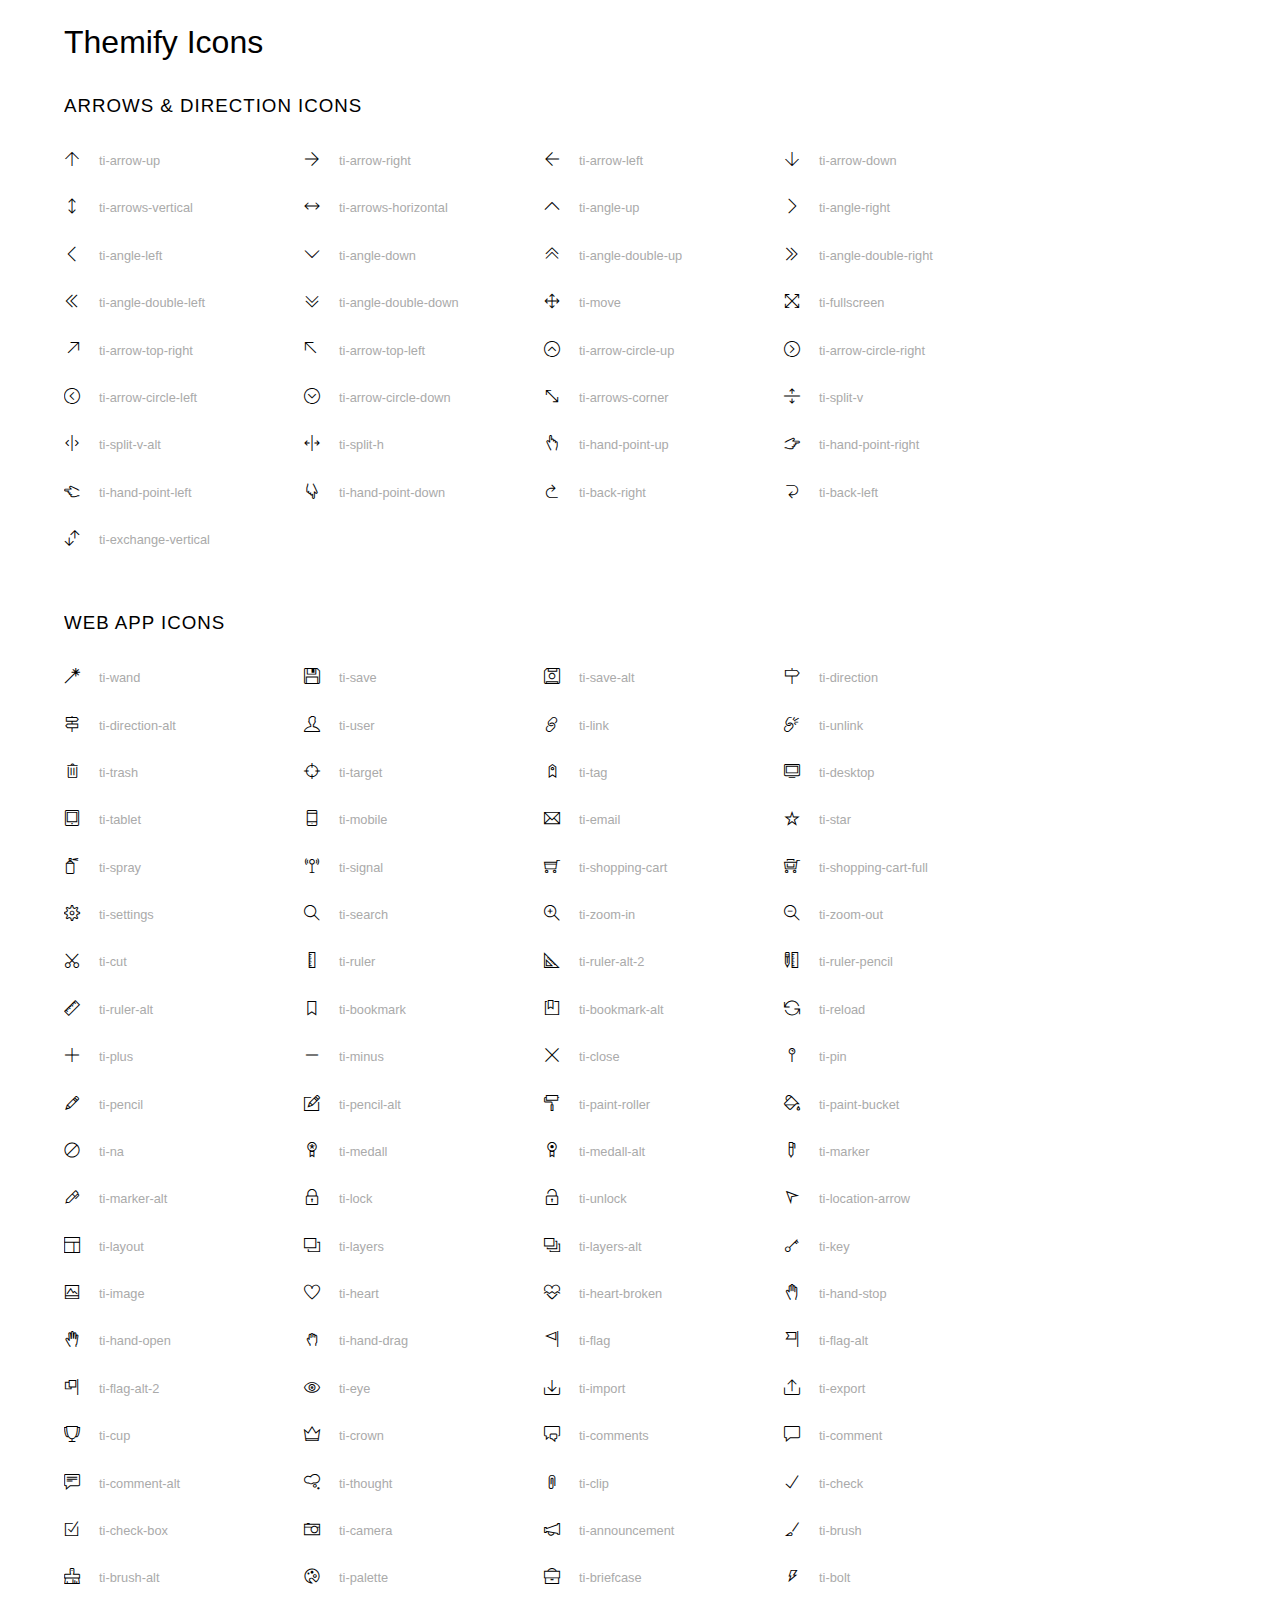
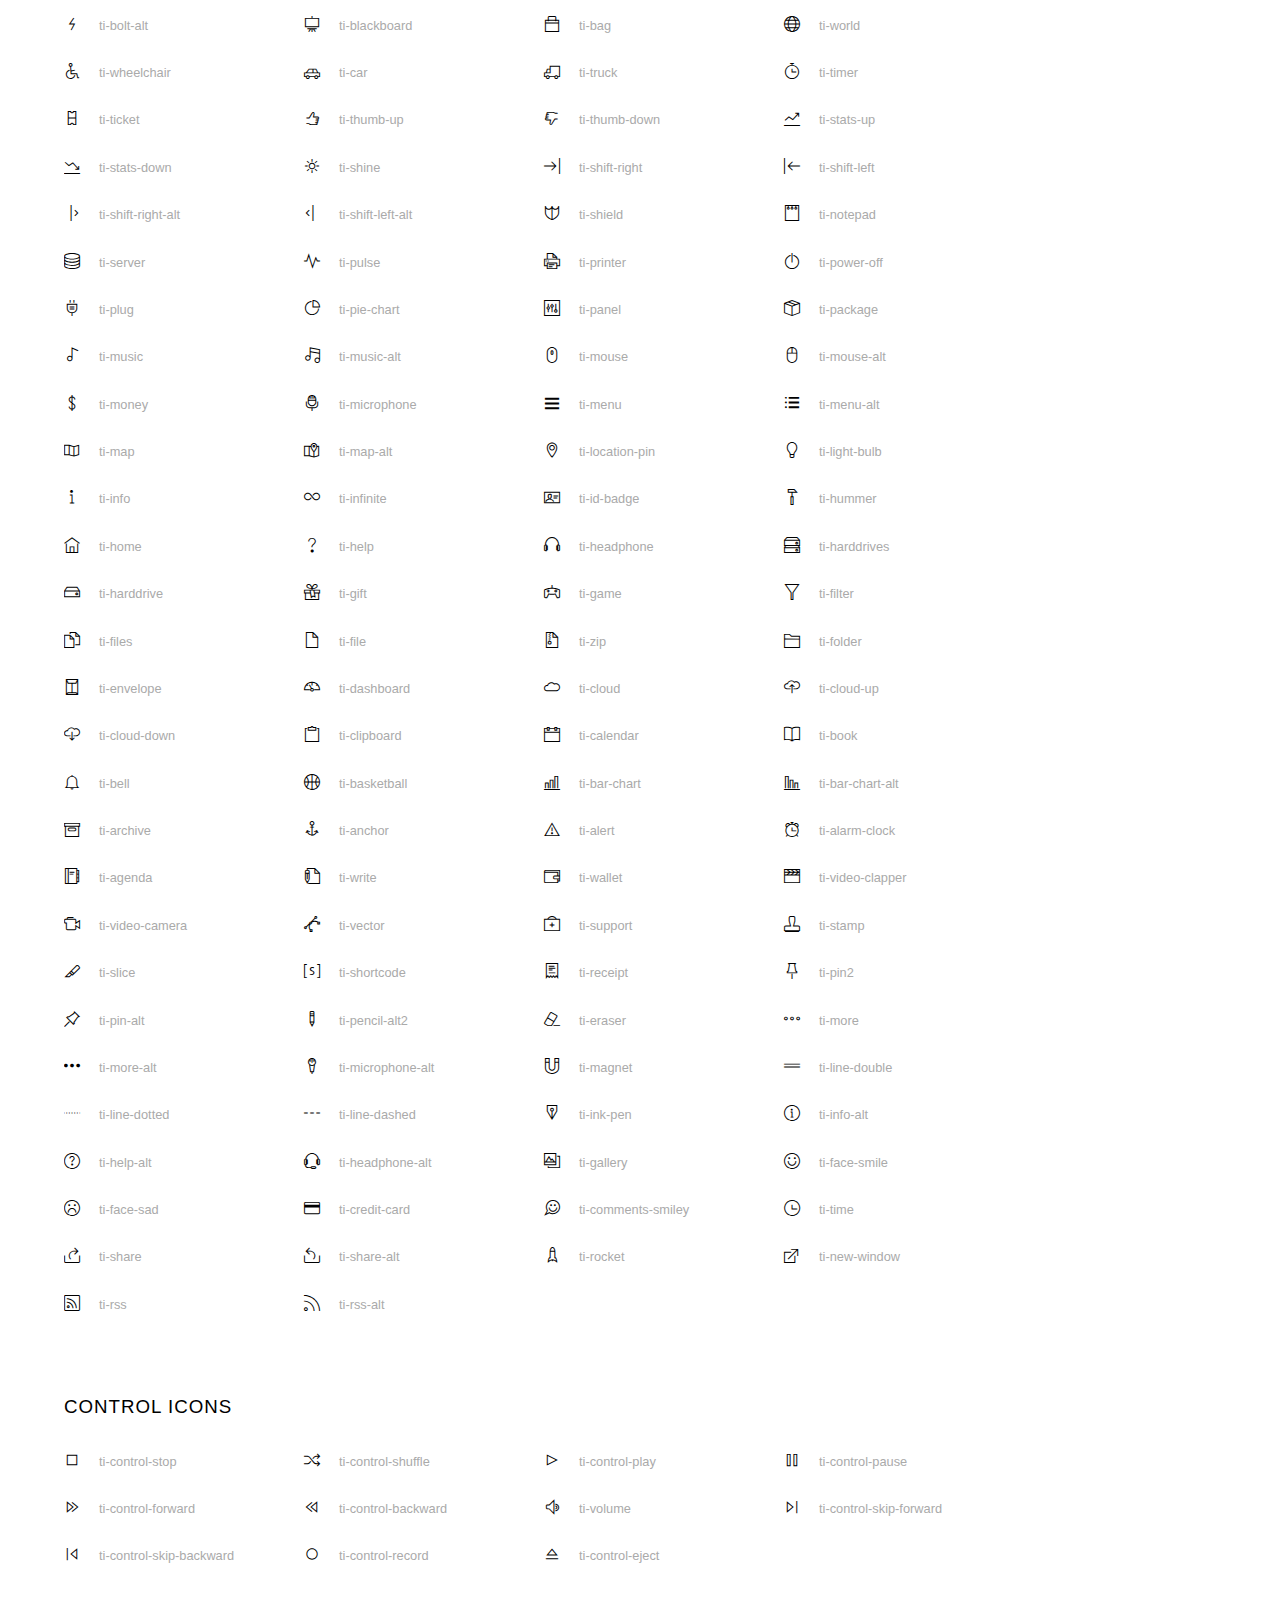
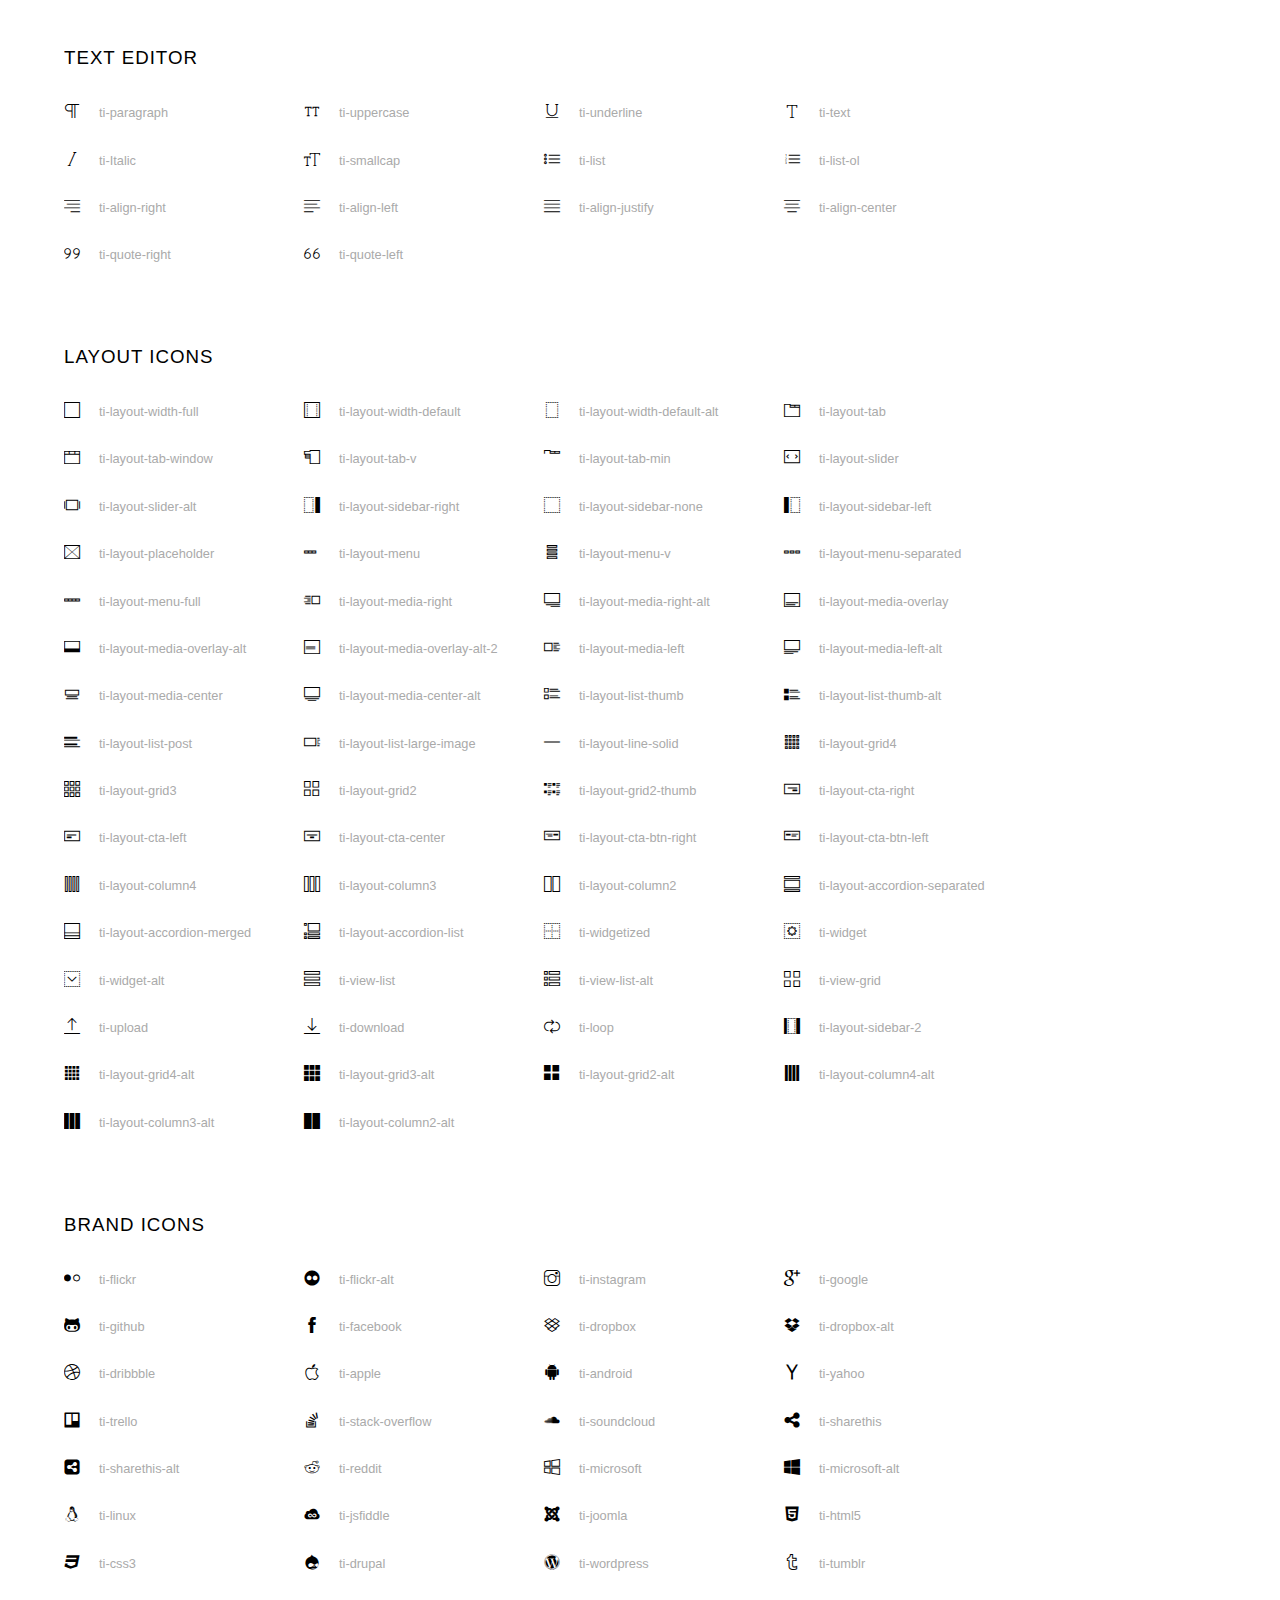
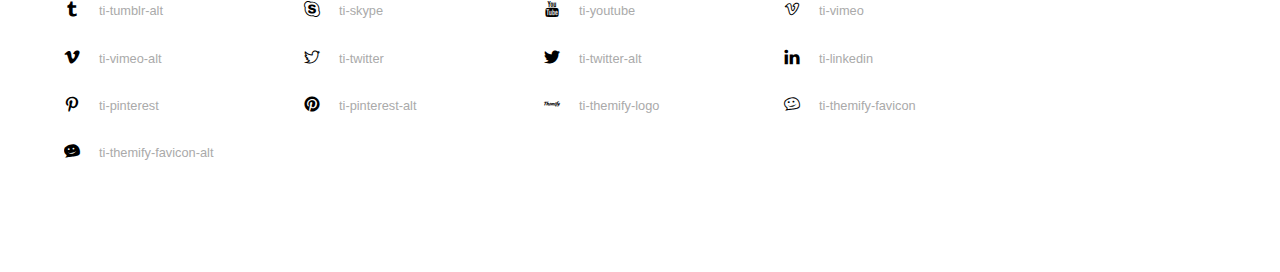
<file: Content/vendors/iconfonts/ti-icons/index.html>
<!doctype html>
<html>
<head>
	<meta charset="utf-8">
	<title>Themify Icon Font</title>
	<meta name="viewport" content="width=device-width">
	<link rel="stylesheet" href="demo-files/demo.css">
	<link rel="stylesheet" href="css/themify-icons.css">
	<!--[if lt IE 8]><!-->
	<link rel="stylesheet" href="ie7/ie7.css">
	<!--<![endif]-->
</head>
<body>
	<h1>Themify Icons</h1>

	<div class="icon-section">

		<div class="icon-section">
			<h3>Arrows &amp; Direction Icons </h3>

			<div class="icon-container">
				<span class="ti-arrow-up"></span><span class="icon-name"> ti-arrow-up</span>
			</div>
			<div class="icon-container">
				<span class="ti-arrow-right"></span><span class="icon-name"> ti-arrow-right</span>
			</div>
			<div class="icon-container">
				<span class="ti-arrow-left"></span><span class="icon-name"> ti-arrow-left</span>
			</div>
			<div class="icon-container">
				<span class="ti-arrow-down"></span><span class="icon-name"> ti-arrow-down</span>
			</div>
			<div class="icon-container">
				<span class="ti-arrows-vertical"></span><span class="icon-name"> ti-arrows-vertical</span>
			</div>
			<div class="icon-container">
				<span class="ti-arrows-horizontal"></span><span class="icon-name"> ti-arrows-horizontal</span>
			</div>
			<div class="icon-container">
				<span class="ti-angle-up"></span><span class="icon-name"> ti-angle-up</span>
			</div>
			<div class="icon-container">
				<span class="ti-angle-right"></span><span class="icon-name"> ti-angle-right</span>
			</div>
			<div class="icon-container">
				<span class="ti-angle-left"></span><span class="icon-name"> ti-angle-left</span>
			</div>
			<div class="icon-container">
				<span class="ti-angle-down"></span><span class="icon-name"> ti-angle-down</span>
			</div>	
			<div class="icon-container">
				<span class="ti-angle-double-up"></span><span class="icon-name"> ti-angle-double-up</span>
			</div>
			<div class="icon-container">
				<span class="ti-angle-double-right"></span><span class="icon-name"> ti-angle-double-right</span>
			</div>
			<div class="icon-container">
				<span class="ti-angle-double-left"></span><span class="icon-name"> ti-angle-double-left</span>
			</div>
			<div class="icon-container">
				<span class="ti-angle-double-down"></span><span class="icon-name"> ti-angle-double-down</span>
			</div>					
			<div class="icon-container">
				<span class="ti-move"></span><span class="icon-name"> ti-move</span>
			</div>
			<div class="icon-container">
				<span class="ti-fullscreen"></span><span class="icon-name"> ti-fullscreen</span>
			</div>
			<div class="icon-container">
				<span class="ti-arrow-top-right"></span><span class="icon-name"> ti-arrow-top-right</span>
			</div>
			<div class="icon-container">
				<span class="ti-arrow-top-left"></span><span class="icon-name"> ti-arrow-top-left</span>
			</div>
			<div class="icon-container">
				<span class="ti-arrow-circle-up"></span><span class="icon-name"> ti-arrow-circle-up</span>
			</div>
			<div class="icon-container">
				<span class="ti-arrow-circle-right"></span><span class="icon-name"> ti-arrow-circle-right</span>
			</div>
			<div class="icon-container">
				<span class="ti-arrow-circle-left"></span><span class="icon-name"> ti-arrow-circle-left</span>
			</div>
			<div class="icon-container">
				<span class="ti-arrow-circle-down"></span><span class="icon-name"> ti-arrow-circle-down</span>
			</div>
			<div class="icon-container">
				<span class="ti-arrows-corner"></span><span class="icon-name"> ti-arrows-corner</span>
			</div>
			<div class="icon-container">
				<span class="ti-split-v"></span><span class="icon-name"> ti-split-v</span>
			</div>

			<div class="icon-container">
				<span class="ti-split-v-alt"></span><span class="icon-name"> ti-split-v-alt</span>
			</div>
			<div class="icon-container">
				<span class="ti-split-h"></span><span class="icon-name"> ti-split-h</span>
			</div>
			<div class="icon-container">
				<span class="ti-hand-point-up"></span><span class="icon-name"> ti-hand-point-up</span>
			</div>
			<div class="icon-container">
				<span class="ti-hand-point-right"></span><span class="icon-name"> ti-hand-point-right</span>
			</div>
			<div class="icon-container">
				<span class="ti-hand-point-left"></span><span class="icon-name"> ti-hand-point-left</span>
			</div>
			<div class="icon-container">
				<span class="ti-hand-point-down"></span><span class="icon-name"> ti-hand-point-down</span>
			</div>
			<div class="icon-container">
				<span class="ti-back-right"></span><span class="icon-name"> ti-back-right</span>
			</div>
			<div class="icon-container">
				<span class="ti-back-left"></span><span class="icon-name"> ti-back-left</span>
			</div>
			<div class="icon-container">
				<span class="ti-exchange-vertical"></span><span class="icon-name"> ti-exchange-vertical</span>
			</div>

		</div> <!-- Arrows Icons -->



		<h3>Web App Icons</h3>
		
		<div class="icon-section">

			<div class="icon-container">
				<span class="ti-wand"></span><span class="icon-name"> ti-wand</span>
			</div>
			<div class="icon-container">
				<span class="ti-save"></span><span class="icon-name"> ti-save</span>
			</div>
			<div class="icon-container">
				<span class="ti-save-alt"></span><span class="icon-name"> ti-save-alt</span>
			</div>

			<div class="icon-container">
				<span class="ti-direction"></span><span class="icon-name"> ti-direction</span>
			</div>
			<div class="icon-container">
				<span class="ti-direction-alt"></span><span class="icon-name"> ti-direction-alt</span>
			</div>
			<div class="icon-container">
				<span class="ti-user"></span><span class="icon-name"> ti-user</span>
			</div>
			<div class="icon-container">
				<span class="ti-link"></span><span class="icon-name"> ti-link</span>
			</div>
			<div class="icon-container">
				<span class="ti-unlink"></span><span class="icon-name"> ti-unlink</span>
			</div>
			<div class="icon-container">
				<span class="ti-trash"></span><span class="icon-name"> ti-trash</span>
			</div>
			<div class="icon-container">
				<span class="ti-target"></span><span class="icon-name"> ti-target</span>
			</div>
			<div class="icon-container">
				<span class="ti-tag"></span><span class="icon-name"> ti-tag</span>
			</div>
			<div class="icon-container">
				<span class="ti-desktop"></span><span class="icon-name"> ti-desktop</span>
			</div>
			<div class="icon-container">
				<span class="ti-tablet"></span><span class="icon-name"> ti-tablet</span>
			</div>
			<div class="icon-container">
				<span class="ti-mobile"></span><span class="icon-name"> ti-mobile</span>
			</div>
			<div class="icon-container">
				<span class="ti-email"></span><span class="icon-name"> ti-email</span>
			</div>	
			<div class="icon-container">
				<span class="ti-star"></span><span class="icon-name"> ti-star</span>
			</div>
			<div class="icon-container">
				<span class="ti-spray"></span><span class="icon-name"> ti-spray</span>
			</div>
			<div class="icon-container">
				<span class="ti-signal"></span><span class="icon-name"> ti-signal</span>
			</div>
			<div class="icon-container">
				<span class="ti-shopping-cart"></span><span class="icon-name"> ti-shopping-cart</span>
			</div>
			<div class="icon-container">
				<span class="ti-shopping-cart-full"></span><span class="icon-name"> ti-shopping-cart-full</span>
			</div>
			<div class="icon-container">
				<span class="ti-settings"></span><span class="icon-name"> ti-settings</span>
			</div>
			<div class="icon-container">
				<span class="ti-search"></span><span class="icon-name"> ti-search</span>
			</div>
			<div class="icon-container">
				<span class="ti-zoom-in"></span><span class="icon-name"> ti-zoom-in</span>
			</div>
			<div class="icon-container">
				<span class="ti-zoom-out"></span><span class="icon-name"> ti-zoom-out</span>
			</div>
			<div class="icon-container">
				<span class="ti-cut"></span><span class="icon-name"> ti-cut</span>
			</div>
			<div class="icon-container">
				<span class="ti-ruler"></span><span class="icon-name"> ti-ruler</span>
			</div>
			<div class="icon-container">
				<span class="ti-ruler-alt-2"></span><span class="icon-name"> ti-ruler-alt-2</span>
			</div>			
			<div class="icon-container">
				<span class="ti-ruler-pencil"></span><span class="icon-name"> ti-ruler-pencil</span>
			</div>
			<div class="icon-container">
				<span class="ti-ruler-alt"></span><span class="icon-name"> ti-ruler-alt</span>
			</div>
			<div class="icon-container">
				<span class="ti-bookmark"></span><span class="icon-name"> ti-bookmark</span>
			</div>
			<div class="icon-container">
				<span class="ti-bookmark-alt"></span><span class="icon-name"> ti-bookmark-alt</span>
			</div>
			<div class="icon-container">
				<span class="ti-reload"></span><span class="icon-name"> ti-reload</span>
			</div>
			<div class="icon-container">
				<span class="ti-plus"></span><span class="icon-name"> ti-plus</span>
			</div>
			<div class="icon-container">
				<span class="ti-minus"></span><span class="icon-name"> ti-minus</span>
			</div>
			<div class="icon-container">
				<span class="ti-close"></span><span class="icon-name"> ti-close</span>
			</div>			
			<div class="icon-container">
				<span class="ti-pin"></span><span class="icon-name"> ti-pin</span>
			</div>
			<div class="icon-container">
				<span class="ti-pencil"></span><span class="icon-name"> ti-pencil</span>
			</div>
					
		  	<div class="icon-container">
				<span class="ti-pencil-alt"></span><span class="icon-name"> ti-pencil-alt</span>
			</div>
			<div class="icon-container">
				<span class="ti-paint-roller"></span><span class="icon-name"> ti-paint-roller</span>
			</div>
			<div class="icon-container">
				<span class="ti-paint-bucket"></span><span class="icon-name"> ti-paint-bucket</span>
			</div>
			<div class="icon-container">
				<span class="ti-na"></span><span class="icon-name"> ti-na</span>
			</div>
			<div class="icon-container">
				<span class="ti-medall"></span><span class="icon-name"> ti-medall</span>
			</div>
			<div class="icon-container">
				<span class="ti-medall-alt"></span><span class="icon-name"> ti-medall-alt</span>
			</div>
			<div class="icon-container">
				<span class="ti-marker"></span><span class="icon-name"> ti-marker</span>
			</div>
			<div class="icon-container">
				<span class="ti-marker-alt"></span><span class="icon-name"> ti-marker-alt</span>
			</div>

			<div class="icon-container">
				<span class="ti-lock"></span><span class="icon-name"> ti-lock</span>
			</div>
			<div class="icon-container">
				<span class="ti-unlock"></span><span class="icon-name"> ti-unlock</span>
			</div>
			<div class="icon-container">
				<span class="ti-location-arrow"></span><span class="icon-name"> ti-location-arrow</span>
			</div>
			<div class="icon-container">
				<span class="ti-layout"></span><span class="icon-name"> ti-layout</span>
			</div>
			<div class="icon-container">
				<span class="ti-layers"></span><span class="icon-name"> ti-layers</span>
			</div>
			<div class="icon-container">
				<span class="ti-layers-alt"></span><span class="icon-name"> ti-layers-alt</span>
			</div>
			<div class="icon-container">
				<span class="ti-key"></span><span class="icon-name"> ti-key</span>
			</div>
			<div class="icon-container">
				<span class="ti-image"></span><span class="icon-name"> ti-image</span>
			</div>
			<div class="icon-container">
				<span class="ti-heart"></span><span class="icon-name"> ti-heart</span>
			</div>
			<div class="icon-container">
				<span class="ti-heart-broken"></span><span class="icon-name"> ti-heart-broken</span>
			</div>
			<div class="icon-container">
				<span class="ti-hand-stop"></span><span class="icon-name"> ti-hand-stop</span>
			</div>
			<div class="icon-container">
				<span class="ti-hand-open"></span><span class="icon-name"> ti-hand-open</span>
			</div>
			<div class="icon-container">
				<span class="ti-hand-drag"></span><span class="icon-name"> ti-hand-drag</span>
			</div>
			<div class="icon-container">
				<span class="ti-flag"></span><span class="icon-name"> ti-flag</span>
			</div>
			<div class="icon-container">
				<span class="ti-flag-alt"></span><span class="icon-name"> ti-flag-alt</span>
			</div>
			<div class="icon-container">
				<span class="ti-flag-alt-2"></span><span class="icon-name"> ti-flag-alt-2</span>
			</div>
			<div class="icon-container">
				<span class="ti-eye"></span><span class="icon-name"> ti-eye</span>
			</div>
			<div class="icon-container">
				<span class="ti-import"></span><span class="icon-name"> ti-import</span>
			</div>			
			<div class="icon-container">
				<span class="ti-export"></span><span class="icon-name"> ti-export</span>
			</div>
			<div class="icon-container">
				<span class="ti-cup"></span><span class="icon-name"> ti-cup</span>
			</div>
			<div class="icon-container">
				<span class="ti-crown"></span><span class="icon-name"> ti-crown</span>
			</div>
			<div class="icon-container">
				<span class="ti-comments"></span><span class="icon-name"> ti-comments</span>
			</div>
			<div class="icon-container">
				<span class="ti-comment"></span><span class="icon-name"> ti-comment</span>
			</div>
			<div class="icon-container">
				<span class="ti-comment-alt"></span><span class="icon-name"> ti-comment-alt</span>
			</div>
			<div class="icon-container">
				<span class="ti-thought"></span><span class="icon-name"> ti-thought</span>
			</div>			
			<div class="icon-container">
				<span class="ti-clip"></span><span class="icon-name"> ti-clip</span>
			</div>

			<div class="icon-container">
				<span class="ti-check"></span><span class="icon-name"> ti-check</span>
			</div>
			<div class="icon-container">
				<span class="ti-check-box"></span><span class="icon-name"> ti-check-box</span>
			</div>
			<div class="icon-container">
				<span class="ti-camera"></span><span class="icon-name"> ti-camera</span>
			</div>
			<div class="icon-container">
				<span class="ti-announcement"></span><span class="icon-name"> ti-announcement</span>
			</div>
			<div class="icon-container">
				<span class="ti-brush"></span><span class="icon-name"> ti-brush</span>
			</div>
			<div class="icon-container">
				<span class="ti-brush-alt"></span><span class="icon-name"> ti-brush-alt</span>
			</div>
			<div class="icon-container">
				<span class="ti-palette"></span><span class="icon-name"> ti-palette</span>
			</div>			
			<div class="icon-container">
				<span class="ti-briefcase"></span><span class="icon-name"> ti-briefcase</span>
			</div>
			<div class="icon-container">
				<span class="ti-bolt"></span><span class="icon-name"> ti-bolt</span>
			</div>
			<div class="icon-container">
				<span class="ti-bolt-alt"></span><span class="icon-name"> ti-bolt-alt</span>
			</div>
			<div class="icon-container">
				<span class="ti-blackboard"></span><span class="icon-name"> ti-blackboard</span>
			</div>
			<div class="icon-container">
				<span class="ti-bag"></span><span class="icon-name"> ti-bag</span>
			</div>
			<div class="icon-container">
				<span class="ti-world"></span><span class="icon-name"> ti-world</span>
			</div>
			<div class="icon-container">
				<span class="ti-wheelchair"></span><span class="icon-name"> ti-wheelchair</span>
			</div>
			<div class="icon-container">
				<span class="ti-car"></span><span class="icon-name"> ti-car</span>
			</div>
			<div class="icon-container">
				<span class="ti-truck"></span><span class="icon-name"> ti-truck</span>
			</div>
			<div class="icon-container">
				<span class="ti-timer"></span><span class="icon-name"> ti-timer</span>
			</div>
			<div class="icon-container">
				<span class="ti-ticket"></span><span class="icon-name"> ti-ticket</span>
			</div>
			<div class="icon-container">
				<span class="ti-thumb-up"></span><span class="icon-name"> ti-thumb-up</span>
			</div>
			<div class="icon-container">
				<span class="ti-thumb-down"></span><span class="icon-name"> ti-thumb-down</span>
			</div>

			<div class="icon-container">
				<span class="ti-stats-up"></span><span class="icon-name"> ti-stats-up</span>
			</div>
			<div class="icon-container">
				<span class="ti-stats-down"></span><span class="icon-name"> ti-stats-down</span>
			</div>
			<div class="icon-container">
				<span class="ti-shine"></span><span class="icon-name"> ti-shine</span>
			</div>
			<div class="icon-container">
				<span class="ti-shift-right"></span><span class="icon-name"> ti-shift-right</span>
			</div>
			<div class="icon-container">
				<span class="ti-shift-left"></span><span class="icon-name"> ti-shift-left</span>
			</div>

			<div class="icon-container">
				<span class="ti-shift-right-alt"></span><span class="icon-name"> ti-shift-right-alt</span>
			</div>
			<div class="icon-container">
				<span class="ti-shift-left-alt"></span><span class="icon-name"> ti-shift-left-alt</span>
			</div>
			<div class="icon-container">
				<span class="ti-shield"></span><span class="icon-name"> ti-shield</span>
			</div>
			<div class="icon-container">
				<span class="ti-notepad"></span><span class="icon-name"> ti-notepad</span>
			</div>
			<div class="icon-container">
				<span class="ti-server"></span><span class="icon-name"> ti-server</span>
			</div>

			<div class="icon-container">
				<span class="ti-pulse"></span><span class="icon-name"> ti-pulse</span>
			</div>
			<div class="icon-container">
				<span class="ti-printer"></span><span class="icon-name"> ti-printer</span>
			</div>
			<div class="icon-container">
				<span class="ti-power-off"></span><span class="icon-name"> ti-power-off</span>
			</div>
			<div class="icon-container">
				<span class="ti-plug"></span><span class="icon-name"> ti-plug</span>
			</div>
			<div class="icon-container">
				<span class="ti-pie-chart"></span><span class="icon-name"> ti-pie-chart</span>
			</div>

			<div class="icon-container">
				<span class="ti-panel"></span><span class="icon-name"> ti-panel</span>
			</div>
			<div class="icon-container">
				<span class="ti-package"></span><span class="icon-name"> ti-package</span>
			</div>
			<div class="icon-container">
				<span class="ti-music"></span><span class="icon-name"> ti-music</span>
			</div>
			<div class="icon-container">
				<span class="ti-music-alt"></span><span class="icon-name"> ti-music-alt</span>
			</div>
			<div class="icon-container">
				<span class="ti-mouse"></span><span class="icon-name"> ti-mouse</span>
			</div>
			<div class="icon-container">
				<span class="ti-mouse-alt"></span><span class="icon-name"> ti-mouse-alt</span>
			</div>
			<div class="icon-container">
				<span class="ti-money"></span><span class="icon-name"> ti-money</span>
			</div>
			<div class="icon-container">
				<span class="ti-microphone"></span><span class="icon-name"> ti-microphone</span>
			</div>
			<div class="icon-container">
				<span class="ti-menu"></span><span class="icon-name"> ti-menu</span>
			</div>
			<div class="icon-container">
				<span class="ti-menu-alt"></span><span class="icon-name"> ti-menu-alt</span>
			</div>
			<div class="icon-container">
				<span class="ti-map"></span><span class="icon-name"> ti-map</span>
			</div>
			<div class="icon-container">
				<span class="ti-map-alt"></span><span class="icon-name"> ti-map-alt</span>
			</div>

			<div class="icon-container">
				<span class="ti-location-pin"></span><span class="icon-name"> ti-location-pin</span>
			</div>

			<div class="icon-container">
				<span class="ti-light-bulb"></span><span class="icon-name"> ti-light-bulb</span>
			</div>
			<div class="icon-container">
				<span class="ti-info"></span><span class="icon-name"> ti-info</span>
			</div>
			<div class="icon-container">
				<span class="ti-infinite"></span><span class="icon-name"> ti-infinite</span>
			</div>
			<div class="icon-container">
				<span class="ti-id-badge"></span><span class="icon-name"> ti-id-badge</span>
			</div>
			<div class="icon-container">
				<span class="ti-hummer"></span><span class="icon-name"> ti-hummer</span>
			</div>
			<div class="icon-container">
				<span class="ti-home"></span><span class="icon-name"> ti-home</span>
			</div>
			<div class="icon-container">
				<span class="ti-help"></span><span class="icon-name"> ti-help</span>
			</div>
			<div class="icon-container">
				<span class="ti-headphone"></span><span class="icon-name"> ti-headphone</span>
			</div>
			<div class="icon-container">
				<span class="ti-harddrives"></span><span class="icon-name"> ti-harddrives</span>
			</div>
			<div class="icon-container">
				<span class="ti-harddrive"></span><span class="icon-name"> ti-harddrive</span>
			</div>
			<div class="icon-container">
				<span class="ti-gift"></span><span class="icon-name"> ti-gift</span>
			</div>
			<div class="icon-container">
				<span class="ti-game"></span><span class="icon-name"> ti-game</span>
			</div>
			<div class="icon-container">
				<span class="ti-filter"></span><span class="icon-name"> ti-filter</span>
			</div>
			<div class="icon-container">
				<span class="ti-files"></span><span class="icon-name"> ti-files</span>
			</div>
			<div class="icon-container">
				<span class="ti-file"></span><span class="icon-name"> ti-file</span>
			</div>
			<div class="icon-container">
				<span class="ti-zip"></span><span class="icon-name"> ti-zip</span>
			</div>
			<div class="icon-container">
				<span class="ti-folder"></span><span class="icon-name"> ti-folder</span>
			</div>			
			<div class="icon-container">
				<span class="ti-envelope"></span><span class="icon-name"> ti-envelope</span>
			</div>


			<div class="icon-container">
				<span class="ti-dashboard"></span><span class="icon-name"> ti-dashboard</span>
			</div>
			<div class="icon-container">
				<span class="ti-cloud"></span><span class="icon-name"> ti-cloud</span>
			</div>
			<div class="icon-container">
				<span class="ti-cloud-up"></span><span class="icon-name"> ti-cloud-up</span>
			</div>
			<div class="icon-container">
				<span class="ti-cloud-down"></span><span class="icon-name"> ti-cloud-down</span>
			</div>
			<div class="icon-container">
				<span class="ti-clipboard"></span><span class="icon-name"> ti-clipboard</span>
			</div>
			<div class="icon-container">
				<span class="ti-calendar"></span><span class="icon-name"> ti-calendar</span>
			</div>
			<div class="icon-container">
				<span class="ti-book"></span><span class="icon-name"> ti-book</span>
			</div>
			<div class="icon-container">
				<span class="ti-bell"></span><span class="icon-name"> ti-bell</span>
			</div>
			<div class="icon-container">
				<span class="ti-basketball"></span><span class="icon-name"> ti-basketball</span>
			</div>
			<div class="icon-container">
				<span class="ti-bar-chart"></span><span class="icon-name"> ti-bar-chart</span>
			</div>
			<div class="icon-container">
				<span class="ti-bar-chart-alt"></span><span class="icon-name"> ti-bar-chart-alt</span>
			</div>


			<div class="icon-container">
				<span class="ti-archive"></span><span class="icon-name"> ti-archive</span>
			</div>
			<div class="icon-container">
				<span class="ti-anchor"></span><span class="icon-name"> ti-anchor</span>
			</div>

			<div class="icon-container">
				<span class="ti-alert"></span><span class="icon-name"> ti-alert</span>
			</div>
			<div class="icon-container">
				<span class="ti-alarm-clock"></span><span class="icon-name"> ti-alarm-clock</span>
			</div>
			<div class="icon-container">
				<span class="ti-agenda"></span><span class="icon-name"> ti-agenda</span>
			</div>
			<div class="icon-container">
				<span class="ti-write"></span><span class="icon-name"> ti-write</span>
			</div>

			<div class="icon-container">
				<span class="ti-wallet"></span><span class="icon-name"> ti-wallet</span>
			</div>
			<div class="icon-container">
				<span class="ti-video-clapper"></span><span class="icon-name"> ti-video-clapper</span>
			</div>
			<div class="icon-container">
				<span class="ti-video-camera"></span><span class="icon-name"> ti-video-camera</span>
			</div>
			<div class="icon-container">
				<span class="ti-vector"></span><span class="icon-name"> ti-vector</span>
			</div>

			<div class="icon-container">
				<span class="ti-support"></span><span class="icon-name"> ti-support</span>
			</div>
			<div class="icon-container">
				<span class="ti-stamp"></span><span class="icon-name"> ti-stamp</span>
			</div>
			<div class="icon-container">
				<span class="ti-slice"></span><span class="icon-name"> ti-slice</span>
			</div>
			<div class="icon-container">
				<span class="ti-shortcode"></span><span class="icon-name"> ti-shortcode</span>
			</div>
			<div class="icon-container">
				<span class="ti-receipt"></span><span class="icon-name"> ti-receipt</span>
			</div>
			<div class="icon-container">
				<span class="ti-pin2"></span><span class="icon-name"> ti-pin2</span>
			</div>
			<div class="icon-container">
				<span class="ti-pin-alt"></span><span class="icon-name"> ti-pin-alt</span>
			</div>
			<div class="icon-container">
				<span class="ti-pencil-alt2"></span><span class="icon-name"> ti-pencil-alt2</span>
			</div>
			<div class="icon-container">
				<span class="ti-eraser"></span><span class="icon-name"> ti-eraser</span>
			</div>			
			<div class="icon-container">
				<span class="ti-more"></span><span class="icon-name"> ti-more</span>
			</div>
			<div class="icon-container">
				<span class="ti-more-alt"></span><span class="icon-name"> ti-more-alt</span>
			</div>
			<div class="icon-container">
				<span class="ti-microphone-alt"></span><span class="icon-name"> ti-microphone-alt</span>
			</div>
			<div class="icon-container">
				<span class="ti-magnet"></span><span class="icon-name"> ti-magnet</span>
			</div>
			<div class="icon-container">
				<span class="ti-line-double"></span><span class="icon-name"> ti-line-double</span>
			</div>
			<div class="icon-container">
				<span class="ti-line-dotted"></span><span class="icon-name"> ti-line-dotted</span>
			</div>
			<div class="icon-container">
				<span class="ti-line-dashed"></span><span class="icon-name"> ti-line-dashed</span>
			</div>

			<div class="icon-container">
				<span class="ti-ink-pen"></span><span class="icon-name"> ti-ink-pen</span>
			</div>
			<div class="icon-container">
				<span class="ti-info-alt"></span><span class="icon-name"> ti-info-alt</span>
			</div>
			<div class="icon-container">
				<span class="ti-help-alt"></span><span class="icon-name"> ti-help-alt</span>
			</div>
			<div class="icon-container">
				<span class="ti-headphone-alt"></span><span class="icon-name"> ti-headphone-alt</span>
			</div>

			<div class="icon-container">
				<span class="ti-gallery"></span><span class="icon-name"> ti-gallery</span>
			</div>
			<div class="icon-container">
				<span class="ti-face-smile"></span><span class="icon-name"> ti-face-smile</span>
			</div>
			<div class="icon-container">
				<span class="ti-face-sad"></span><span class="icon-name"> ti-face-sad</span>
			</div>
			<div class="icon-container">
				<span class="ti-credit-card"></span><span class="icon-name"> ti-credit-card</span>
			</div>
			<div class="icon-container">
				<span class="ti-comments-smiley"></span><span class="icon-name"> ti-comments-smiley</span>
			</div>
			<div class="icon-container">
				<span class="ti-time"></span><span class="icon-name"> ti-time</span>
			</div>
			<div class="icon-container">
				<span class="ti-share"></span><span class="icon-name"> ti-share</span>
			</div>
			<div class="icon-container">
				<span class="ti-share-alt"></span><span class="icon-name"> ti-share-alt</span>
			</div>
			<div class="icon-container">
				<span class="ti-rocket"></span><span class="icon-name"> ti-rocket</span>
			</div>

			<div class="icon-container">
				<span class="ti-new-window"></span><span class="icon-name"> ti-new-window</span>
			</div>

			<div class="icon-container">
				<span class="ti-rss"></span><span class="icon-name"> ti-rss</span>
			</div>

			<div class="icon-container">
				<span class="ti-rss-alt"></span><span class="icon-name"> ti-rss-alt</span>
			</div>
			
		</div><!-- Web App Icons -->


		<div class="icon-section">
			<h3>Control Icons</h3>
			<div class="icon-container">
				<span class="ti-control-stop"></span><span class="icon-name"> ti-control-stop</span>
			</div>
			<div class="icon-container">
				<span class="ti-control-shuffle"></span><span class="icon-name"> ti-control-shuffle</span>
			</div>
			<div class="icon-container">
				<span class="ti-control-play"></span><span class="icon-name"> ti-control-play</span>
			</div>
			<div class="icon-container">
				<span class="ti-control-pause"></span><span class="icon-name"> ti-control-pause</span>
			</div>
			<div class="icon-container">
				<span class="ti-control-forward"></span><span class="icon-name"> ti-control-forward</span>
			</div>
			<div class="icon-container">
				<span class="ti-control-backward"></span><span class="icon-name"> ti-control-backward</span>
			</div>	
			<div class="icon-container">
				<span class="ti-volume"></span><span class="icon-name"> ti-volume</span>
			</div>
			<div class="icon-container">
				<span class="ti-control-skip-forward"></span><span class="icon-name"> ti-control-skip-forward</span>
			</div>
			<div class="icon-container">
				<span class="ti-control-skip-backward"></span><span class="icon-name"> ti-control-skip-backward</span>
			</div>
			<div class="icon-container">
				<span class="ti-control-record"></span><span class="icon-name"> ti-control-record</span>
			</div>
			<div class="icon-container">
				<span class="ti-control-eject"></span><span class="icon-name"> ti-control-eject</span>
			</div>			
		</div> <!-- Control Icons -->


		<div class="icon-section">
			<h3>Text Editor</h3>

			<div class="icon-container">
				<span class="ti-paragraph"></span><span class="icon-name"> ti-paragraph</span>
			</div>
			<div class="icon-container">
				<span class="ti-uppercase"></span><span class="icon-name"> ti-uppercase</span>
			</div>

			<div class="icon-container">
				<span class="ti-underline"></span><span class="icon-name"> ti-underline</span>
			</div>
			<div class="icon-container">
				<span class="ti-text"></span><span class="icon-name"> ti-text</span>
			</div>
			<div class="icon-container">
				<span class="ti-Italic"></span><span class="icon-name"> ti-Italic</span>
			</div>
			<div class="icon-container">
				<span class="ti-smallcap"></span><span class="icon-name"> ti-smallcap</span>
			</div>
			<div class="icon-container">
				<span class="ti-list"></span><span class="icon-name"> ti-list</span>
			</div>
			<div class="icon-container">
				<span class="ti-list-ol"></span><span class="icon-name"> ti-list-ol</span>
			</div>
			<div class="icon-container">
				<span class="ti-align-right"></span><span class="icon-name"> ti-align-right</span>
			</div>
			<div class="icon-container">
				<span class="ti-align-left"></span><span class="icon-name"> ti-align-left</span>
			</div>
			<div class="icon-container">
				<span class="ti-align-justify"></span><span class="icon-name"> ti-align-justify</span>
			</div>
			<div class="icon-container">
				<span class="ti-align-center"></span><span class="icon-name"> ti-align-center</span>
			</div>
			<div class="icon-container">
				<span class="ti-quote-right"></span><span class="icon-name"> ti-quote-right</span>
			</div>
			<div class="icon-container">
				<span class="ti-quote-left"></span><span class="icon-name"> ti-quote-left</span>
			</div>

		</div> <!-- Text Editor -->



		<div class="icon-section">
			<h3>Layout Icons</h3>
			<div class="icon-container">
				<span class="ti-layout-width-full"></span><span class="icon-name"> ti-layout-width-full</span>
			</div>
			<div class="icon-container">
				<span class="ti-layout-width-default"></span><span class="icon-name"> ti-layout-width-default</span>
			</div>
			<div class="icon-container">
				<span class="ti-layout-width-default-alt"></span><span class="icon-name"> ti-layout-width-default-alt</span>
			</div>
			<div class="icon-container">
				<span class="ti-layout-tab"></span><span class="icon-name"> ti-layout-tab</span>
			</div>
			<div class="icon-container">
				<span class="ti-layout-tab-window"></span><span class="icon-name"> ti-layout-tab-window</span>
			</div>
			<div class="icon-container">
				<span class="ti-layout-tab-v"></span><span class="icon-name"> ti-layout-tab-v</span>
			</div>
			<div class="icon-container">
				<span class="ti-layout-tab-min"></span><span class="icon-name"> ti-layout-tab-min</span>
			</div>
			<div class="icon-container">
				<span class="ti-layout-slider"></span><span class="icon-name"> ti-layout-slider</span>
			</div>
			<div class="icon-container">
				<span class="ti-layout-slider-alt"></span><span class="icon-name"> ti-layout-slider-alt</span>
			</div>
			<div class="icon-container">
				<span class="ti-layout-sidebar-right"></span><span class="icon-name"> ti-layout-sidebar-right</span>
			</div>
			<div class="icon-container">
				<span class="ti-layout-sidebar-none"></span><span class="icon-name"> ti-layout-sidebar-none</span>
			</div>
			<div class="icon-container">
				<span class="ti-layout-sidebar-left"></span><span class="icon-name"> ti-layout-sidebar-left</span>
			</div>
			<div class="icon-container">
				<span class="ti-layout-placeholder"></span><span class="icon-name"> ti-layout-placeholder</span>
			</div>
			<div class="icon-container">
				<span class="ti-layout-menu"></span><span class="icon-name"> ti-layout-menu</span>
			</div>
			<div class="icon-container">
				<span class="ti-layout-menu-v"></span><span class="icon-name"> ti-layout-menu-v</span>
			</div>
			<div class="icon-container">
				<span class="ti-layout-menu-separated"></span><span class="icon-name"> ti-layout-menu-separated</span>
			</div>
			<div class="icon-container">
				<span class="ti-layout-menu-full"></span><span class="icon-name"> ti-layout-menu-full</span>
			</div>
			<div class="icon-container">
				<span class="ti-layout-media-right"></span><span class="icon-name"> ti-layout-media-right</span>
			</div>
			<div class="icon-container">
				<span class="ti-layout-media-right-alt"></span><span class="icon-name"> ti-layout-media-right-alt</span>
			</div>
			<div class="icon-container">
				<span class="ti-layout-media-overlay"></span><span class="icon-name"> ti-layout-media-overlay</span>
			</div>
			<div class="icon-container">
				<span class="ti-layout-media-overlay-alt"></span><span class="icon-name"> ti-layout-media-overlay-alt</span>
			</div>
			<div class="icon-container">
				<span class="ti-layout-media-overlay-alt-2"></span><span class="icon-name"> ti-layout-media-overlay-alt-2</span>
			</div>
			<div class="icon-container">
				<span class="ti-layout-media-left"></span><span class="icon-name"> ti-layout-media-left</span>
			</div>
			<div class="icon-container">
				<span class="ti-layout-media-left-alt"></span><span class="icon-name"> ti-layout-media-left-alt</span>
			</div>
			<div class="icon-container">
				<span class="ti-layout-media-center"></span><span class="icon-name"> ti-layout-media-center</span>
			</div>
			<div class="icon-container">
				<span class="ti-layout-media-center-alt"></span><span class="icon-name"> ti-layout-media-center-alt</span>
			</div>
			<div class="icon-container">
				<span class="ti-layout-list-thumb"></span><span class="icon-name"> ti-layout-list-thumb</span>
			</div>
			<div class="icon-container">
				<span class="ti-layout-list-thumb-alt"></span><span class="icon-name"> ti-layout-list-thumb-alt</span>
			</div>
			<div class="icon-container">
				<span class="ti-layout-list-post"></span><span class="icon-name"> ti-layout-list-post</span>
			</div>
			<div class="icon-container">
				<span class="ti-layout-list-large-image"></span><span class="icon-name"> ti-layout-list-large-image</span>
			</div>
			<div class="icon-container">
				<span class="ti-layout-line-solid"></span><span class="icon-name"> ti-layout-line-solid</span>
			</div>
			<div class="icon-container">
				<span class="ti-layout-grid4"></span><span class="icon-name"> ti-layout-grid4</span>
			</div>
			<div class="icon-container">
				<span class="ti-layout-grid3"></span><span class="icon-name"> ti-layout-grid3</span>
			</div>
			<div class="icon-container">
				<span class="ti-layout-grid2"></span><span class="icon-name"> ti-layout-grid2</span>
			</div>
			<div class="icon-container">
				<span class="ti-layout-grid2-thumb"></span><span class="icon-name"> ti-layout-grid2-thumb</span>
			</div>
			<div class="icon-container">
				<span class="ti-layout-cta-right"></span><span class="icon-name"> ti-layout-cta-right</span>
			</div>
			<div class="icon-container">
				<span class="ti-layout-cta-left"></span><span class="icon-name"> ti-layout-cta-left</span>
			</div>
			<div class="icon-container">
				<span class="ti-layout-cta-center"></span><span class="icon-name"> ti-layout-cta-center</span>
			</div>
			<div class="icon-container">
				<span class="ti-layout-cta-btn-right"></span><span class="icon-name"> ti-layout-cta-btn-right</span>
			</div>
			<div class="icon-container">
				<span class="ti-layout-cta-btn-left"></span><span class="icon-name"> ti-layout-cta-btn-left</span>
			</div>
			<div class="icon-container">
				<span class="ti-layout-column4"></span><span class="icon-name"> ti-layout-column4</span>
			</div>
			<div class="icon-container">
				<span class="ti-layout-column3"></span><span class="icon-name"> ti-layout-column3</span>
			</div>
			<div class="icon-container">
				<span class="ti-layout-column2"></span><span class="icon-name"> ti-layout-column2</span>
			</div>
			<div class="icon-container">
				<span class="ti-layout-accordion-separated"></span><span class="icon-name"> ti-layout-accordion-separated</span>
			</div>
			<div class="icon-container">
				<span class="ti-layout-accordion-merged"></span><span class="icon-name"> ti-layout-accordion-merged</span>
			</div>
			<div class="icon-container">
				<span class="ti-layout-accordion-list"></span><span class="icon-name"> ti-layout-accordion-list</span>
			</div>
			<div class="icon-container">
				<span class="ti-widgetized"></span><span class="icon-name"> ti-widgetized</span>
			</div>
			<div class="icon-container">
				<span class="ti-widget"></span><span class="icon-name"> ti-widget</span>
			</div>
			<div class="icon-container">
				<span class="ti-widget-alt"></span><span class="icon-name"> ti-widget-alt</span>
			</div>
			<div class="icon-container">
				<span class="ti-view-list"></span><span class="icon-name"> ti-view-list</span>
			</div>
			<div class="icon-container">
				<span class="ti-view-list-alt"></span><span class="icon-name"> ti-view-list-alt</span>
			</div>
			<div class="icon-container">
				<span class="ti-view-grid"></span><span class="icon-name"> ti-view-grid</span>
			</div>
			<div class="icon-container">
				<span class="ti-upload"></span><span class="icon-name"> ti-upload</span>
			</div>
			<div class="icon-container">
				<span class="ti-download"></span><span class="icon-name"> ti-download</span>
			</div>	
			<div class="icon-container">
				<span class="ti-loop"></span><span class="icon-name"> ti-loop</span>
			</div>
			<div class="icon-container">
				<span class="ti-layout-sidebar-2"></span><span class="icon-name"> ti-layout-sidebar-2</span>
			</div>
			<div class="icon-container">
				<span class="ti-layout-grid4-alt"></span><span class="icon-name"> ti-layout-grid4-alt</span>
			</div>
			<div class="icon-container">
				<span class="ti-layout-grid3-alt"></span><span class="icon-name"> ti-layout-grid3-alt</span>
			</div>
			<div class="icon-container">
				<span class="ti-layout-grid2-alt"></span><span class="icon-name"> ti-layout-grid2-alt</span>
			</div>
			<div class="icon-container">
				<span class="ti-layout-column4-alt"></span><span class="icon-name"> ti-layout-column4-alt</span>
			</div>
			<div class="icon-container">
				<span class="ti-layout-column3-alt"></span><span class="icon-name"> ti-layout-column3-alt</span>
			</div>
			<div class="icon-container">
				<span class="ti-layout-column2-alt"></span><span class="icon-name"> ti-layout-column2-alt</span>
			</div>		


		</div> <!-- Layout Icons -->


		<div class="icon-section">
			<h3>Brand Icons</h3>

			<div class="icon-container">
				<span class="ti-flickr"></span><span class="icon-name"> ti-flickr</span>
			</div>
			<div class="icon-container">
				<span class="ti-flickr-alt"></span><span class="icon-name"> ti-flickr-alt</span>
			</div>			
			<div class="icon-container">
				<span class="ti-instagram"></span><span class="icon-name"> ti-instagram</span>
			</div>
			<div class="icon-container">
				<span class="ti-google"></span><span class="icon-name"> ti-google</span>
			</div>
			<div class="icon-container">
				<span class="ti-github"></span><span class="icon-name"> ti-github</span>
			</div>

			<div class="icon-container">
				<span class="ti-facebook"></span><span class="icon-name"> ti-facebook</span>
			</div>
			<div class="icon-container">
				<span class="ti-dropbox"></span><span class="icon-name"> ti-dropbox</span>
			</div>
			<div class="icon-container">
				<span class="ti-dropbox-alt"></span><span class="icon-name"> ti-dropbox-alt</span>
			</div>
			<div class="icon-container">
				<span class="ti-dribbble"></span><span class="icon-name"> ti-dribbble</span>
			</div>
			<div class="icon-container">
				<span class="ti-apple"></span><span class="icon-name"> ti-apple</span>
			</div>
			<div class="icon-container">
				<span class="ti-android"></span><span class="icon-name"> ti-android</span>
			</div>
			<div class="icon-container">
				<span class="ti-yahoo"></span><span class="icon-name"> ti-yahoo</span>
			</div>
			<div class="icon-container">
				<span class="ti-trello"></span><span class="icon-name"> ti-trello</span>
			</div>
			<div class="icon-container">
				<span class="ti-stack-overflow"></span><span class="icon-name"> ti-stack-overflow</span>
			</div>
			<div class="icon-container">
				<span class="ti-soundcloud"></span><span class="icon-name"> ti-soundcloud</span>
			</div>
			<div class="icon-container">
				<span class="ti-sharethis"></span><span class="icon-name"> ti-sharethis</span>
			</div>
			<div class="icon-container">
				<span class="ti-sharethis-alt"></span><span class="icon-name"> ti-sharethis-alt</span>
			</div>
			<div class="icon-container">
				<span class="ti-reddit"></span><span class="icon-name"> ti-reddit</span>
			</div>

			<div class="icon-container">
				<span class="ti-microsoft"></span><span class="icon-name"> ti-microsoft</span>
			</div>
			<div class="icon-container">
				<span class="ti-microsoft-alt"></span><span class="icon-name"> ti-microsoft-alt</span>
			</div>
			<div class="icon-container">
				<span class="ti-linux"></span><span class="icon-name"> ti-linux</span>
			</div>
			<div class="icon-container">
				<span class="ti-jsfiddle"></span><span class="icon-name"> ti-jsfiddle</span>
			</div>
			<div class="icon-container">
				<span class="ti-joomla"></span><span class="icon-name"> ti-joomla</span>
			</div>
			<div class="icon-container">
				<span class="ti-html5"></span><span class="icon-name"> ti-html5</span>
			</div>
			<div class="icon-container">
				<span class="ti-css3"></span><span class="icon-name"> ti-css3</span>
			</div>	
			<div class="icon-container">
				<span class="ti-drupal"></span><span class="icon-name"> ti-drupal</span>
			</div>
			<div class="icon-container">
				<span class="ti-wordpress"></span><span class="icon-name"> ti-wordpress</span>
			</div>		
			<div class="icon-container">
				<span class="ti-tumblr"></span><span class="icon-name"> ti-tumblr</span>
			</div>
			<div class="icon-container">
				<span class="ti-tumblr-alt"></span><span class="icon-name"> ti-tumblr-alt</span>
			</div>
			<div class="icon-container">
				<span class="ti-skype"></span><span class="icon-name"> ti-skype</span>
			</div>
			<div class="icon-container">
				<span class="ti-youtube"></span><span class="icon-name"> ti-youtube</span>
			</div>
			<div class="icon-container">
				<span class="ti-vimeo"></span><span class="icon-name"> ti-vimeo</span>
			</div>
			<div class="icon-container">
				<span class="ti-vimeo-alt"></span><span class="icon-name"> ti-vimeo-alt</span>
			</div>			
			<div class="icon-container">
				<span class="ti-twitter"></span><span class="icon-name"> ti-twitter</span>
			</div>
			<div class="icon-container">
				<span class="ti-twitter-alt"></span><span class="icon-name"> ti-twitter-alt</span>
			</div>
			<div class="icon-container">
				<span class="ti-linkedin"></span><span class="icon-name"> ti-linkedin</span>
			</div>
			<div class="icon-container">
				<span class="ti-pinterest"></span><span class="icon-name"> ti-pinterest</span>
			</div>

			<div class="icon-container">
				<span class="ti-pinterest-alt"></span><span class="icon-name"> ti-pinterest-alt</span>
			</div>
			<div class="icon-container">
				<span class="ti-themify-logo"></span><span class="icon-name"> ti-themify-logo</span>
			</div>
			<div class="icon-container">
				<span class="ti-themify-favicon"></span><span class="icon-name"> ti-themify-favicon</span>
			</div>
			<div class="icon-container">
				<span class="ti-themify-favicon-alt"></span><span class="icon-name"> ti-themify-favicon-alt</span>
			</div>

		</div> <!-- brand Icons -->

	</div>

</body>
</html>
</file>
<file: Content/css/home_common_all.css>
﻿body { font-family: "roboto",Arial, Helvetica, sans-serif}
input[type="button"],
input[type="submit"] { margin: 5px }

.btn {
  display: inline-block;
  margin-bottom: 0;
  padding: 6px 12px;
  border: 1px solid transparent;
  border-radius: 4px;
  background-image: none;
  vertical-align: middle;
  text-align: center;
  white-space: nowrap;
  font-weight: 400;
  font-size: 14px;
  line-height: 1.42857;
  cursor: pointer;
  -moz-user-select: none
}

.btn-default {
  border-color: #ccc;
  background-color: #fff;
  color: #333
}

.btn-primary {
  border-color: #357ebd;
  background-color: #428bca;
  color: #fff
}

.btn-success {
  border-color: #4cae4c;
  background-color: #5cb85c;
  color: #fff
}

.btn-info {
  border-color: #46b8da;
  background-color: #5bc0de;
  color: #fff
}

.btn-warning {
  border-color: #eea236;
  background-color: #f0ad4e;
  color: #fff
}

.btn-danger {
  border-color: #d43f3a;
  background-color: #d9534f;
  color: #fff
}
</file>
<file: Content/css/dialogbox.css>
/*dialog*/

.dialogbox {
  position: absolute;
  z-index: 101;
  border-radius: 5px;
  border: 8px solid #8e8e8e;
  border-color: rgba(0, 0, 0, .2);
}
.dialogboxTitle {
  border-bottom: 1px solid #e3e3e3;
  padding: 10px 50px 10px 20px;
  font-size: 18px;
  color: #000;
  background-color: #f5f5f5;
  cursor: move;
}
.dialogboxTitle span, .dialogboxClose, .dialogboxPrev, .dialogboxNext {
  background: url(../img/dialogbox_sprite.png) no-repeat;
}
.dialogboxTitle span {
  display: block;
  width: 25px;
  height: 25px;
  background-position: 0 -62px;
  margin: auto;
}
.dialogboxBody {
  padding: 0;
  background: #fff;
  min-width: 200px;
}
.dialogboxClose {
  position: absolute;
  right: 8px;
  top: 8px;
  cursor: pointer;
  height: 30px;
  width: 30px;
}
.dialogboxClose:hover {
  background-position: 0 -30px;
}
.dialogboxOverlay {
  position: absolute;
  left: 0;
  top: 0;
  background: #000;
  z-index: 100;
}
.dialogTips {
  text-align: center;
  font-size: 16px;
  padding: 20px 50px;
  min-width: 200px;
}
.dialogTips img {
  vertical-align: middle;
  margin-right: 10px;
}
.dialogTopTips {
  padding: 5px 20px;
  background-color: #f1f1f1;
}
.dialogConfirm {
  padding: 10px 50px;
  text-align: center;
  border-top: 1px solid #ddd;
}
.dialogConfirm .button {
  margin: 0 15px;
}
.dialogLoading {
  background: url(../img/loading_small.gif) no-repeat 50% 50%;
  height: 50px;
  width: 50px;
  margin: auto;
}
.dialogboxIframe .dialogboxBody {
  padding: 0;
}
.dialogPrompt {
  position: absolute;
  left: 50%;
  top: 50%;
  padding: 8px 15px;
  background-color: #000;
  background-color: rgba(0, 0, 0, .8);
  color: #fff;
  border-radius: 5px;
}

/*button*/

.button-default, .button-white, .button-disabled {
  border: 1px solid #0099cc;
  background-color: #0099cc;
  -webkit-transition: all .5s;
  transition: all .5s;
  color: #fff;
  display: inline-block;
  padding: 5px 15px;
  height: 20px;
  line-height: 20px;
  text-align: center;
  cursor: pointer;
  font-size: 14px;
}
.button-default:hover {
  color: #fff;
  background-color: #1e7ab7;
  border-color: #1e7ab7;
}
.button-disabled, .button-disabled:hover {
  background: #ccc;
  color: #fff;
  border-color: #ccc;
  cursor: default;
}
.button-white {
  border-color: #ddd;
  background: #f7f7f7;
  color: #333;
}
.button-white:hover {
  background: #ddd;
  color: #333;
}
</file>
<file: Content/vendors/iconfonts/flag-icon-css/assets/docs.css>
body {
  font-weight: 300;
  -webkit-font-smoothing: antialiased;
}
h1,
h2,
h3,
h4,
h5,
h6 {
  font-weight: 300;
}
.flag-wrapper {
  width: 100%;
  display: inline-block;
  position: relative;
  box-shadow: 0 0 2px black;
  overflow: hidden;
  margin-bottom: 20px;
}
.flag-wrapper:after {
  padding-top: 75%;
  /* ratio */
  display: block;
  content: '';
}
.flag-wrapper .flag {
  position: absolute;
  top: 0;
  bottom: 0;
  right: 0;
  left: 0;
  width: 100%;
  height: 100%;
  background-size: cover;
}
.no-wrap {
  white-space: nowrap;
  margin-bottom: 8px;
  overflow: hidden;
}
.all-flags .flag-icon-background {
  cursor: pointer;
}
.jumbotron {
  position: relative;
  font-size: 16px;
  color: #fff;
  color: rgba(255, 255, 255, 0.75);
  text-align: center;
  border-radius: 0;
  padding-bottom: 80px;
  background: linear-gradient(to right, #0d6632, #f4c01a);
}
.jumbotron h1 {
  margin-bottom: 15px;
  font-weight: 300;
  letter-spacing: -1px;
  color: #fff;
}
.jumbotron iframe {
  width: 100px!important;
  height: 20px!important;
  border: none;
  overflow: hidden;
  margin: 2px;
}
.jumbotron p a,
.jumbotron .jumbotron-links a {
  font-weight: 500;
  color: #fff;
}
.jumbotron .jumbotron-links {
  margin-top: 15px;
  margin-bottom: 0;
  padding-left: 0;
  list-style: none;
  font-size: 14px;
}
.jumbotron .jumbotron-links li {
  display: inline;
}
.jumbotron .jumbotron-links li + li {
  margin-left: 20px;
}
.jumbotron .bottom {
  position: absolute;
  bottom: 0;
  left: 0;
  right: 0;
  padding: 18px;
  background-color: rgba(0, 0, 0, 0.2);
}
.btn-outline {
  margin-top: 15px;
  margin-bottom: 15px;
  padding: 18px 24px;
  font-size: inherit;
  font-weight: 500;
  color: #fff;
  /* redeclare to override the `.jumbotron a` */
  background-color: transparent;
  border-color: #fff;
  border-color: rgba(255, 255, 255, 0.5);
  transition: all 0.1s ease-in-out;
}
.btn-outline:hover,
.btn-outline:active {
  color: #0d6632;
  background-color: #fff;
  border-color: #fff;
}
.how-to {
  padding: 20px;
}
.how-to h2 {
  text-align: center;
}
.how-to li {
  font-size: 21px;
  line-height: 1.7;
  margin-top: 20px;
}
.how-to li p {
  font-size: 16px;
  color: #555;
}
.how-to code {
  font-size: 85%;
  word-wrap: break-word;
  white-space: normal;
}
footer {
  text-align: center;
  opacity: .8;
  padding: 50px;
  background: linear-gradient(to right, #f4c01a, #0d6632);
}
footer a {
  color: #fff;
}
footer a:hover {
  color: #fff;
}
.links {
  margin: 0;
  list-style: none;
  padding-left: 0;
}
.links li {
  display: inline;
  padding: 0 10px;
}
</file>
<file: Content/vendors/iconfonts/flag-icon-css/css/flag-icon.css>
.flag-icon-background {
  background-size: contain;
  background-position: 50%;
  background-repeat: no-repeat;
}
.flag-icon {
  background-size: contain;
  background-position: 50%;
  background-repeat: no-repeat;
  position: relative;
  display: inline-block;
  width: 1.33333333em;
  line-height: 1em;
}
.flag-icon:before {
  content: "\00a0";
}
.flag-icon.flag-icon-squared {
  width: 1em;
}
.flag-icon-ad {
  background-image: url(../flags/4x3/ad.svg);
}
.flag-icon-ad.flag-icon-squared {
  background-image: url(../flags/1x1/ad.svg);
}
.flag-icon-ae {
  background-image: url(../flags/4x3/ae.svg);
}
.flag-icon-ae.flag-icon-squared {
  background-image: url(../flags/1x1/ae.svg);
}
.flag-icon-af {
  background-image: url(../flags/4x3/af.svg);
}
.flag-icon-af.flag-icon-squared {
  background-image: url(../flags/1x1/af.svg);
}
.flag-icon-ag {
  background-image: url(../flags/4x3/ag.svg);
}
.flag-icon-ag.flag-icon-squared {
  background-image: url(../flags/1x1/ag.svg);
}
.flag-icon-ai {
  background-image: url(../flags/4x3/ai.svg);
}
.flag-icon-ai.flag-icon-squared {
  background-image: url(../flags/1x1/ai.svg);
}
.flag-icon-al {
  background-image: url(../flags/4x3/al.svg);
}
.flag-icon-al.flag-icon-squared {
  background-image: url(../flags/1x1/al.svg);
}
.flag-icon-am {
  background-image: url(../flags/4x3/am.svg);
}
.flag-icon-am.flag-icon-squared {
  background-image: url(../flags/1x1/am.svg);
}
.flag-icon-ao {
  background-image: url(../flags/4x3/ao.svg);
}
.flag-icon-ao.flag-icon-squared {
  background-image: url(../flags/1x1/ao.svg);
}
.flag-icon-aq {
  background-image: url(../flags/4x3/aq.svg);
}
.flag-icon-aq.flag-icon-squared {
  background-image: url(../flags/1x1/aq.svg);
}
.flag-icon-ar {
  background-image: url(../flags/4x3/ar.svg);
}
.flag-icon-ar.flag-icon-squared {
  background-image: url(../flags/1x1/ar.svg);
}
.flag-icon-as {
  background-image: url(../flags/4x3/as.svg);
}
.flag-icon-as.flag-icon-squared {
  background-image: url(../flags/1x1/as.svg);
}
.flag-icon-at {
  background-image: url(../flags/4x3/at.svg);
}
.flag-icon-at.flag-icon-squared {
  background-image: url(../flags/1x1/at.svg);
}
.flag-icon-au {
  background-image: url(../flags/4x3/au.svg);
}
.flag-icon-au.flag-icon-squared {
  background-image: url(../flags/1x1/au.svg);
}
.flag-icon-aw {
  background-image: url(../flags/4x3/aw.svg);
}
.flag-icon-aw.flag-icon-squared {
  background-image: url(../flags/1x1/aw.svg);
}
.flag-icon-ax {
  background-image: url(../flags/4x3/ax.svg);
}
.flag-icon-ax.flag-icon-squared {
  background-image: url(../flags/1x1/ax.svg);
}
.flag-icon-az {
  background-image: url(../flags/4x3/az.svg);
}
.flag-icon-az.flag-icon-squared {
  background-image: url(../flags/1x1/az.svg);
}
.flag-icon-ba {
  background-image: url(../flags/4x3/ba.svg);
}
.flag-icon-ba.flag-icon-squared {
  background-image: url(../flags/1x1/ba.svg);
}
.flag-icon-bb {
  background-image: url(../flags/4x3/bb.svg);
}
.flag-icon-bb.flag-icon-squared {
  background-image: url(../flags/1x1/bb.svg);
}
.flag-icon-bd {
  background-image: url(../flags/4x3/bd.svg);
}
.flag-icon-bd.flag-icon-squared {
  background-image: url(../flags/1x1/bd.svg);
}
.flag-icon-be {
  background-image: url(../flags/4x3/be.svg);
}
.flag-icon-be.flag-icon-squared {
  background-image: url(../flags/1x1/be.svg);
}
.flag-icon-bf {
  background-image: url(../flags/4x3/bf.svg);
}
.flag-icon-bf.flag-icon-squared {
  background-image: url(../flags/1x1/bf.svg);
}
.flag-icon-bg {
  background-image: url(../flags/4x3/bg.svg);
}
.flag-icon-bg.flag-icon-squared {
  background-image: url(../flags/1x1/bg.svg);
}
.flag-icon-bh {
  background-image: url(../flags/4x3/bh.svg);
}
.flag-icon-bh.flag-icon-squared {
  background-image: url(../flags/1x1/bh.svg);
}
.flag-icon-bi {
  background-image: url(../flags/4x3/bi.svg);
}
.flag-icon-bi.flag-icon-squared {
  background-image: url(../flags/1x1/bi.svg);
}
.flag-icon-bj {
  background-image: url(../flags/4x3/bj.svg);
}
.flag-icon-bj.flag-icon-squared {
  background-image: url(../flags/1x1/bj.svg);
}
.flag-icon-bl {
  background-image: url(../flags/4x3/bl.svg);
}
.flag-icon-bl.flag-icon-squared {
  background-image: url(../flags/1x1/bl.svg);
}
.flag-icon-bm {
  background-image: url(../flags/4x3/bm.svg);
}
.flag-icon-bm.flag-icon-squared {
  background-image: url(../flags/1x1/bm.svg);
}
.flag-icon-bn {
  background-image: url(../flags/4x3/bn.svg);
}
.flag-icon-bn.flag-icon-squared {
  background-image: url(../flags/1x1/bn.svg);
}
.flag-icon-bo {
  background-image: url(../flags/4x3/bo.svg);
}
.flag-icon-bo.flag-icon-squared {
  background-image: url(../flags/1x1/bo.svg);
}
.flag-icon-bq {
  background-image: url(../flags/4x3/bq.svg);
}
.flag-icon-bq.flag-icon-squared {
  background-image: url(../flags/1x1/bq.svg);
}
.flag-icon-br {
  background-image: url(../flags/4x3/br.svg);
}
.flag-icon-br.flag-icon-squared {
  background-image: url(../flags/1x1/br.svg);
}
.flag-icon-bs {
  background-image: url(../flags/4x3/bs.svg);
}
.flag-icon-bs.flag-icon-squared {
  background-image: url(../flags/1x1/bs.svg);
}
.flag-icon-bt {
  background-image: url(../flags/4x3/bt.svg);
}
.flag-icon-bt.flag-icon-squared {
  background-image: url(../flags/1x1/bt.svg);
}
.flag-icon-bv {
  background-image: url(../flags/4x3/bv.svg);
}
.flag-icon-bv.flag-icon-squared {
  background-image: url(../flags/1x1/bv.svg);
}
.flag-icon-bw {
  background-image: url(../flags/4x3/bw.svg);
}
.flag-icon-bw.flag-icon-squared {
  background-image: url(../flags/1x1/bw.svg);
}
.flag-icon-by {
  background-image: url(../flags/4x3/by.svg);
}
.flag-icon-by.flag-icon-squared {
  background-image: url(../flags/1x1/by.svg);
}
.flag-icon-bz {
  background-image: url(../flags/4x3/bz.svg);
}
.flag-icon-bz.flag-icon-squared {
  background-image: url(../flags/1x1/bz.svg);
}
.flag-icon-ca {
  background-image: url(../flags/4x3/ca.svg);
}
.flag-icon-ca.flag-icon-squared {
  background-image: url(../flags/1x1/ca.svg);
}
.flag-icon-cc {
  background-image: url(../flags/4x3/cc.svg);
}
.flag-icon-cc.flag-icon-squared {
  background-image: url(../flags/1x1/cc.svg);
}
.flag-icon-cd {
  background-image: url(../flags/4x3/cd.svg);
}
.flag-icon-cd.flag-icon-squared {
  background-image: url(../flags/1x1/cd.svg);
}
.flag-icon-cf {
  background-image: url(../flags/4x3/cf.svg);
}
.flag-icon-cf.flag-icon-squared {
  background-image: url(../flags/1x1/cf.svg);
}
.flag-icon-cg {
  background-image: url(../flags/4x3/cg.svg);
}
.flag-icon-cg.flag-icon-squared {
  background-image: url(../flags/1x1/cg.svg);
}
.flag-icon-ch {
  background-image: url(../flags/4x3/ch.svg);
}
.flag-icon-ch.flag-icon-squared {
  background-image: url(../flags/1x1/ch.svg);
}
.flag-icon-ci {
  background-image: url(../flags/4x3/ci.svg);
}
.flag-icon-ci.flag-icon-squared {
  background-image: url(../flags/1x1/ci.svg);
}
.flag-icon-ck {
  background-image: url(../flags/4x3/ck.svg);
}
.flag-icon-ck.flag-icon-squared {
  background-image: url(../flags/1x1/ck.svg);
}
.flag-icon-cl {
  background-image: url(../flags/4x3/cl.svg);
}
.flag-icon-cl.flag-icon-squared {
  background-image: url(../flags/1x1/cl.svg);
}
.flag-icon-cm {
  background-image: url(../flags/4x3/cm.svg);
}
.flag-icon-cm.flag-icon-squared {
  background-image: url(../flags/1x1/cm.svg);
}
.flag-icon-cn {
  background-image: url(../flags/4x3/cn.svg);
}
.flag-icon-cn.flag-icon-squared {
  background-image: url(../flags/1x1/cn.svg);
}
.flag-icon-co {
  background-image: url(../flags/4x3/co.svg);
}
.flag-icon-co.flag-icon-squared {
  background-image: url(../flags/1x1/co.svg);
}
.flag-icon-cr {
  background-image: url(../flags/4x3/cr.svg);
}
.flag-icon-cr.flag-icon-squared {
  background-image: url(../flags/1x1/cr.svg);
}
.flag-icon-cu {
  background-image: url(../flags/4x3/cu.svg);
}
.flag-icon-cu.flag-icon-squared {
  background-image: url(../flags/1x1/cu.svg);
}
.flag-icon-cv {
  background-image: url(../flags/4x3/cv.svg);
}
.flag-icon-cv.flag-icon-squared {
  background-image: url(../flags/1x1/cv.svg);
}
.flag-icon-cw {
  background-image: url(../flags/4x3/cw.svg);
}
.flag-icon-cw.flag-icon-squared {
  background-image: url(../flags/1x1/cw.svg);
}
.flag-icon-cx {
  background-image: url(../flags/4x3/cx.svg);
}
.flag-icon-cx.flag-icon-squared {
  background-image: url(../flags/1x1/cx.svg);
}
.flag-icon-cy {
  background-image: url(../flags/4x3/cy.svg);
}
.flag-icon-cy.flag-icon-squared {
  background-image: url(../flags/1x1/cy.svg);
}
.flag-icon-cz {
  background-image: url(../flags/4x3/cz.svg);
}
.flag-icon-cz.flag-icon-squared {
  background-image: url(../flags/1x1/cz.svg);
}
.flag-icon-de {
  background-image: url(../flags/4x3/de.svg);
}
.flag-icon-de.flag-icon-squared {
  background-image: url(../flags/1x1/de.svg);
}
.flag-icon-dj {
  background-image: url(../flags/4x3/dj.svg);
}
.flag-icon-dj.flag-icon-squared {
  background-image: url(../flags/1x1/dj.svg);
}
.flag-icon-dk {
  background-image: url(../flags/4x3/dk.svg);
}
.flag-icon-dk.flag-icon-squared {
  background-image: url(../flags/1x1/dk.svg);
}
.flag-icon-dm {
  background-image: url(../flags/4x3/dm.svg);
}
.flag-icon-dm.flag-icon-squared {
  background-image: url(../flags/1x1/dm.svg);
}
.flag-icon-do {
  background-image: url(../flags/4x3/do.svg);
}
.flag-icon-do.flag-icon-squared {
  background-image: url(../flags/1x1/do.svg);
}
.flag-icon-dz {
  background-image: url(../flags/4x3/dz.svg);
}
.flag-icon-dz.flag-icon-squared {
  background-image: url(../flags/1x1/dz.svg);
}
.flag-icon-ec {
  background-image: url(../flags/4x3/ec.svg);
}
.flag-icon-ec.flag-icon-squared {
  background-image: url(../flags/1x1/ec.svg);
}
.flag-icon-ee {
  background-image: url(../flags/4x3/ee.svg);
}
.flag-icon-ee.flag-icon-squared {
  background-image: url(../flags/1x1/ee.svg);
}
.flag-icon-eg {
  background-image: url(../flags/4x3/eg.svg);
}
.flag-icon-eg.flag-icon-squared {
  background-image: url(../flags/1x1/eg.svg);
}
.flag-icon-eh {
  background-image: url(../flags/4x3/eh.svg);
}
.flag-icon-eh.flag-icon-squared {
  background-image: url(../flags/1x1/eh.svg);
}
.flag-icon-er {
  background-image: url(../flags/4x3/er.svg);
}
.flag-icon-er.flag-icon-squared {
  background-image: url(../flags/1x1/er.svg);
}
.flag-icon-es {
  background-image: url(../flags/4x3/es.svg);
}
.flag-icon-es.flag-icon-squared {
  background-image: url(../flags/1x1/es.svg);
}
.flag-icon-et {
  background-image: url(../flags/4x3/et.svg);
}
.flag-icon-et.flag-icon-squared {
  background-image: url(../flags/1x1/et.svg);
}
.flag-icon-fi {
  background-image: url(../flags/4x3/fi.svg);
}
.flag-icon-fi.flag-icon-squared {
  background-image: url(../flags/1x1/fi.svg);
}
.flag-icon-fj {
  background-image: url(../flags/4x3/fj.svg);
}
.flag-icon-fj.flag-icon-squared {
  background-image: url(../flags/1x1/fj.svg);
}
.flag-icon-fk {
  background-image: url(../flags/4x3/fk.svg);
}
.flag-icon-fk.flag-icon-squared {
  background-image: url(../flags/1x1/fk.svg);
}
.flag-icon-fm {
  background-image: url(../flags/4x3/fm.svg);
}
.flag-icon-fm.flag-icon-squared {
  background-image: url(../flags/1x1/fm.svg);
}
.flag-icon-fo {
  background-image: url(../flags/4x3/fo.svg);
}
.flag-icon-fo.flag-icon-squared {
  background-image: url(../flags/1x1/fo.svg);
}
.flag-icon-fr {
  background-image: url(../flags/4x3/fr.svg);
}
.flag-icon-fr.flag-icon-squared {
  background-image: url(../flags/1x1/fr.svg);
}
.flag-icon-ga {
  background-image: url(../flags/4x3/ga.svg);
}
.flag-icon-ga.flag-icon-squared {
  background-image: url(../flags/1x1/ga.svg);
}
.flag-icon-gb {
  background-image: url(../flags/4x3/gb.svg);
}
.flag-icon-gb.flag-icon-squared {
  background-image: url(../flags/1x1/gb.svg);
}
.flag-icon-gd {
  background-image: url(../flags/4x3/gd.svg);
}
.flag-icon-gd.flag-icon-squared {
  background-image: url(../flags/1x1/gd.svg);
}
.flag-icon-ge {
  background-image: url(../flags/4x3/ge.svg);
}
.flag-icon-ge.flag-icon-squared {
  background-image: url(../flags/1x1/ge.svg);
}
.flag-icon-gf {
  background-image: url(../flags/4x3/gf.svg);
}
.flag-icon-gf.flag-icon-squared {
  background-image: url(../flags/1x1/gf.svg);
}
.flag-icon-gg {
  background-image: url(../flags/4x3/gg.svg);
}
.flag-icon-gg.flag-icon-squared {
  background-image: url(../flags/1x1/gg.svg);
}
.flag-icon-gh {
  background-image: url(../flags/4x3/gh.svg);
}
.flag-icon-gh.flag-icon-squared {
  background-image: url(../flags/1x1/gh.svg);
}
.flag-icon-gi {
  background-image: url(../flags/4x3/gi.svg);
}
.flag-icon-gi.flag-icon-squared {
  background-image: url(../flags/1x1/gi.svg);
}
.flag-icon-gl {
  background-image: url(../flags/4x3/gl.svg);
}
.flag-icon-gl.flag-icon-squared {
  background-image: url(../flags/1x1/gl.svg);
}
.flag-icon-gm {
  background-image: url(../flags/4x3/gm.svg);
}
.flag-icon-gm.flag-icon-squared {
  background-image: url(../flags/1x1/gm.svg);
}
.flag-icon-gn {
  background-image: url(../flags/4x3/gn.svg);
}
.flag-icon-gn.flag-icon-squared {
  background-image: url(../flags/1x1/gn.svg);
}
.flag-icon-gp {
  background-image: url(../flags/4x3/gp.svg);
}
.flag-icon-gp.flag-icon-squared {
  background-image: url(../flags/1x1/gp.svg);
}
.flag-icon-gq {
  background-image: url(../flags/4x3/gq.svg);
}
.flag-icon-gq.flag-icon-squared {
  background-image: url(../flags/1x1/gq.svg);
}
.flag-icon-gr {
  background-image: url(../flags/4x3/gr.svg);
}
.flag-icon-gr.flag-icon-squared {
  background-image: url(../flags/1x1/gr.svg);
}
.flag-icon-gs {
  background-image: url(../flags/4x3/gs.svg);
}
.flag-icon-gs.flag-icon-squared {
  background-image: url(../flags/1x1/gs.svg);
}
.flag-icon-gt {
  background-image: url(../flags/4x3/gt.svg);
}
.flag-icon-gt.flag-icon-squared {
  background-image: url(../flags/1x1/gt.svg);
}
.flag-icon-gu {
  background-image: url(../flags/4x3/gu.svg);
}
.flag-icon-gu.flag-icon-squared {
  background-image: url(../flags/1x1/gu.svg);
}
.flag-icon-gw {
  background-image: url(../flags/4x3/gw.svg);
}
.flag-icon-gw.flag-icon-squared {
  background-image: url(../flags/1x1/gw.svg);
}
.flag-icon-gy {
  background-image: url(../flags/4x3/gy.svg);
}
.flag-icon-gy.flag-icon-squared {
  background-image: url(../flags/1x1/gy.svg);
}
.flag-icon-hk {
  background-image: url(../flags/4x3/hk.svg);
}
.flag-icon-hk.flag-icon-squared {
  background-image: url(../flags/1x1/hk.svg);
}
.flag-icon-hm {
  background-image: url(../flags/4x3/hm.svg);
}
.flag-icon-hm.flag-icon-squared {
  background-image: url(../flags/1x1/hm.svg);
}
.flag-icon-hn {
  background-image: url(../flags/4x3/hn.svg);
}
.flag-icon-hn.flag-icon-squared {
  background-image: url(../flags/1x1/hn.svg);
}
.flag-icon-hr {
  background-image: url(../flags/4x3/hr.svg);
}
.flag-icon-hr.flag-icon-squared {
  background-image: url(../flags/1x1/hr.svg);
}
.flag-icon-ht {
  background-image: url(../flags/4x3/ht.svg);
}
.flag-icon-ht.flag-icon-squared {
  background-image: url(../flags/1x1/ht.svg);
}
.flag-icon-hu {
  background-image: url(../flags/4x3/hu.svg);
}
.flag-icon-hu.flag-icon-squared {
  background-image: url(../flags/1x1/hu.svg);
}
.flag-icon-id {
  background-image: url(../flags/4x3/id.svg);
}
.flag-icon-id.flag-icon-squared {
  background-image: url(../flags/1x1/id.svg);
}
.flag-icon-ie {
  background-image: url(../flags/4x3/ie.svg);
}
.flag-icon-ie.flag-icon-squared {
  background-image: url(../flags/1x1/ie.svg);
}
.flag-icon-il {
  background-image: url(../flags/4x3/il.svg);
}
.flag-icon-il.flag-icon-squared {
  background-image: url(../flags/1x1/il.svg);
}
.flag-icon-im {
  background-image: url(../flags/4x3/im.svg);
}
.flag-icon-im.flag-icon-squared {
  background-image: url(../flags/1x1/im.svg);
}
.flag-icon-in {
  background-image: url(../flags/4x3/in.svg);
}
.flag-icon-in.flag-icon-squared {
  background-image: url(../flags/1x1/in.svg);
}
.flag-icon-io {
  background-image: url(../flags/4x3/io.svg);
}
.flag-icon-io.flag-icon-squared {
  background-image: url(../flags/1x1/io.svg);
}
.flag-icon-iq {
  background-image: url(../flags/4x3/iq.svg);
}
.flag-icon-iq.flag-icon-squared {
  background-image: url(../flags/1x1/iq.svg);
}
.flag-icon-ir {
  background-image: url(../flags/4x3/ir.svg);
}
.flag-icon-ir.flag-icon-squared {
  background-image: url(../flags/1x1/ir.svg);
}
.flag-icon-is {
  background-image: url(../flags/4x3/is.svg);
}
.flag-icon-is.flag-icon-squared {
  background-image: url(../flags/1x1/is.svg);
}
.flag-icon-it {
  background-image: url(../flags/4x3/it.svg);
}
.flag-icon-it.flag-icon-squared {
  background-image: url(../flags/1x1/it.svg);
}
.flag-icon-je {
  background-image: url(../flags/4x3/je.svg);
}
.flag-icon-je.flag-icon-squared {
  background-image: url(../flags/1x1/je.svg);
}
.flag-icon-jm {
  background-image: url(../flags/4x3/jm.svg);
}
.flag-icon-jm.flag-icon-squared {
  background-image: url(../flags/1x1/jm.svg);
}
.flag-icon-jo {
  background-image: url(../flags/4x3/jo.svg);
}
.flag-icon-jo.flag-icon-squared {
  background-image: url(../flags/1x1/jo.svg);
}
.flag-icon-jp {
  background-image: url(../flags/4x3/jp.svg);
}
.flag-icon-jp.flag-icon-squared {
  background-image: url(../flags/1x1/jp.svg);
}
.flag-icon-ke {
  background-image: url(../flags/4x3/ke.svg);
}
.flag-icon-ke.flag-icon-squared {
  background-image: url(../flags/1x1/ke.svg);
}
.flag-icon-kg {
  background-image: url(../flags/4x3/kg.svg);
}
.flag-icon-kg.flag-icon-squared {
  background-image: url(../flags/1x1/kg.svg);
}
.flag-icon-kh {
  background-image: url(../flags/4x3/kh.svg);
}
.flag-icon-kh.flag-icon-squared {
  background-image: url(../flags/1x1/kh.svg);
}
.flag-icon-ki {
  background-image: url(../flags/4x3/ki.svg);
}
.flag-icon-ki.flag-icon-squared {
  background-image: url(../flags/1x1/ki.svg);
}
.flag-icon-km {
  background-image: url(../flags/4x3/km.svg);
}
.flag-icon-km.flag-icon-squared {
  background-image: url(../flags/1x1/km.svg);
}
.flag-icon-kn {
  background-image: url(../flags/4x3/kn.svg);
}
.flag-icon-kn.flag-icon-squared {
  background-image: url(../flags/1x1/kn.svg);
}
.flag-icon-kp {
  background-image: url(../flags/4x3/kp.svg);
}
.flag-icon-kp.flag-icon-squared {
  background-image: url(../flags/1x1/kp.svg);
}
.flag-icon-kr {
  background-image: url(../flags/4x3/kr.svg);
}
.flag-icon-kr.flag-icon-squared {
  background-image: url(../flags/1x1/kr.svg);
}
.flag-icon-kw {
  background-image: url(../flags/4x3/kw.svg);
}
.flag-icon-kw.flag-icon-squared {
  background-image: url(../flags/1x1/kw.svg);
}
.flag-icon-ky {
  background-image: url(../flags/4x3/ky.svg);
}
.flag-icon-ky.flag-icon-squared {
  background-image: url(../flags/1x1/ky.svg);
}
.flag-icon-kz {
  background-image: url(../flags/4x3/kz.svg);
}
.flag-icon-kz.flag-icon-squared {
  background-image: url(../flags/1x1/kz.svg);
}
.flag-icon-la {
  background-image: url(../flags/4x3/la.svg);
}
.flag-icon-la.flag-icon-squared {
  background-image: url(../flags/1x1/la.svg);
}
.flag-icon-lb {
  background-image: url(../flags/4x3/lb.svg);
}
.flag-icon-lb.flag-icon-squared {
  background-image: url(../flags/1x1/lb.svg);
}
.flag-icon-lc {
  background-image: url(../flags/4x3/lc.svg);
}
.flag-icon-lc.flag-icon-squared {
  background-image: url(../flags/1x1/lc.svg);
}
.flag-icon-li {
  background-image: url(../flags/4x3/li.svg);
}
.flag-icon-li.flag-icon-squared {
  background-image: url(../flags/1x1/li.svg);
}
.flag-icon-lk {
  background-image: url(../flags/4x3/lk.svg);
}
.flag-icon-lk.flag-icon-squared {
  background-image: url(../flags/1x1/lk.svg);
}
.flag-icon-lr {
  background-image: url(../flags/4x3/lr.svg);
}
.flag-icon-lr.flag-icon-squared {
  background-image: url(../flags/1x1/lr.svg);
}
.flag-icon-ls {
  background-image: url(../flags/4x3/ls.svg);
}
.flag-icon-ls.flag-icon-squared {
  background-image: url(../flags/1x1/ls.svg);
}
.flag-icon-lt {
  background-image: url(../flags/4x3/lt.svg);
}
.flag-icon-lt.flag-icon-squared {
  background-image: url(../flags/1x1/lt.svg);
}
.flag-icon-lu {
  background-image: url(../flags/4x3/lu.svg);
}
.flag-icon-lu.flag-icon-squared {
  background-image: url(../flags/1x1/lu.svg);
}
.flag-icon-lv {
  background-image: url(../flags/4x3/lv.svg);
}
.flag-icon-lv.flag-icon-squared {
  background-image: url(../flags/1x1/lv.svg);
}
.flag-icon-ly {
  background-image: url(../flags/4x3/ly.svg);
}
.flag-icon-ly.flag-icon-squared {
  background-image: url(../flags/1x1/ly.svg);
}
.flag-icon-ma {
  background-image: url(../flags/4x3/ma.svg);
}
.flag-icon-ma.flag-icon-squared {
  background-image: url(../flags/1x1/ma.svg);
}
.flag-icon-mc {
  background-image: url(../flags/4x3/mc.svg);
}
.flag-icon-mc.flag-icon-squared {
  background-image: url(../flags/1x1/mc.svg);
}
.flag-icon-md {
  background-image: url(../flags/4x3/md.svg);
}
.flag-icon-md.flag-icon-squared {
  background-image: url(../flags/1x1/md.svg);
}
.flag-icon-me {
  background-image: url(../flags/4x3/me.svg);
}
.flag-icon-me.flag-icon-squared {
  background-image: url(../flags/1x1/me.svg);
}
.flag-icon-mf {
  background-image: url(../flags/4x3/mf.svg);
}
.flag-icon-mf.flag-icon-squared {
  background-image: url(../flags/1x1/mf.svg);
}
.flag-icon-mg {
  background-image: url(../flags/4x3/mg.svg);
}
.flag-icon-mg.flag-icon-squared {
  background-image: url(../flags/1x1/mg.svg);
}
.flag-icon-mh {
  background-image: url(../flags/4x3/mh.svg);
}
.flag-icon-mh.flag-icon-squared {
  background-image: url(../flags/1x1/mh.svg);
}
.flag-icon-mk {
  background-image: url(../flags/4x3/mk.svg);
}
.flag-icon-mk.flag-icon-squared {
  background-image: url(../flags/1x1/mk.svg);
}
.flag-icon-ml {
  background-image: url(../flags/4x3/ml.svg);
}
.flag-icon-ml.flag-icon-squared {
  background-image: url(../flags/1x1/ml.svg);
}
.flag-icon-mm {
  background-image: url(../flags/4x3/mm.svg);
}
.flag-icon-mm.flag-icon-squared {
  background-image: url(../flags/1x1/mm.svg);
}
.flag-icon-mn {
  background-image: url(../flags/4x3/mn.svg);
}
.flag-icon-mn.flag-icon-squared {
  background-image: url(../flags/1x1/mn.svg);
}
.flag-icon-mo {
  background-image: url(../flags/4x3/mo.svg);
}
.flag-icon-mo.flag-icon-squared {
  background-image: url(../flags/1x1/mo.svg);
}
.flag-icon-mp {
  background-image: url(../flags/4x3/mp.svg);
}
.flag-icon-mp.flag-icon-squared {
  background-image: url(../flags/1x1/mp.svg);
}
.flag-icon-mq {
  background-image: url(../flags/4x3/mq.svg);
}
.flag-icon-mq.flag-icon-squared {
  background-image: url(../flags/1x1/mq.svg);
}
.flag-icon-mr {
  background-image: url(../flags/4x3/mr.svg);
}
.flag-icon-mr.flag-icon-squared {
  background-image: url(../flags/1x1/mr.svg);
}
.flag-icon-ms {
  background-image: url(../flags/4x3/ms.svg);
}
.flag-icon-ms.flag-icon-squared {
  background-image: url(../flags/1x1/ms.svg);
}
.flag-icon-mt {
  background-image: url(../flags/4x3/mt.svg);
}
.flag-icon-mt.flag-icon-squared {
  background-image: url(../flags/1x1/mt.svg);
}
.flag-icon-mu {
  background-image: url(../flags/4x3/mu.svg);
}
.flag-icon-mu.flag-icon-squared {
  background-image: url(../flags/1x1/mu.svg);
}
.flag-icon-mv {
  background-image: url(../flags/4x3/mv.svg);
}
.flag-icon-mv.flag-icon-squared {
  background-image: url(../flags/1x1/mv.svg);
}
.flag-icon-mw {
  background-image: url(../flags/4x3/mw.svg);
}
.flag-icon-mw.flag-icon-squared {
  background-image: url(../flags/1x1/mw.svg);
}
.flag-icon-mx {
  background-image: url(../flags/4x3/mx.svg);
}
.flag-icon-mx.flag-icon-squared {
  background-image: url(../flags/1x1/mx.svg);
}
.flag-icon-my {
  background-image: url(../flags/4x3/my.svg);
}
.flag-icon-my.flag-icon-squared {
  background-image: url(../flags/1x1/my.svg);
}
.flag-icon-mz {
  background-image: url(../flags/4x3/mz.svg);
}
.flag-icon-mz.flag-icon-squared {
  background-image: url(../flags/1x1/mz.svg);
}
.flag-icon-na {
  background-image: url(../flags/4x3/na.svg);
}
.flag-icon-na.flag-icon-squared {
  background-image: url(../flags/1x1/na.svg);
}
.flag-icon-nc {
  background-image: url(../flags/4x3/nc.svg);
}
.flag-icon-nc.flag-icon-squared {
  background-image: url(../flags/1x1/nc.svg);
}
.flag-icon-ne {
  background-image: url(../flags/4x3/ne.svg);
}
.flag-icon-ne.flag-icon-squared {
  background-image: url(../flags/1x1/ne.svg);
}
.flag-icon-nf {
  background-image: url(../flags/4x3/nf.svg);
}
.flag-icon-nf.flag-icon-squared {
  background-image: url(../flags/1x1/nf.svg);
}
.flag-icon-ng {
  background-image: url(../flags/4x3/ng.svg);
}
.flag-icon-ng.flag-icon-squared {
  background-image: url(../flags/1x1/ng.svg);
}
.flag-icon-ni {
  background-image: url(../flags/4x3/ni.svg);
}
.flag-icon-ni.flag-icon-squared {
  background-image: url(../flags/1x1/ni.svg);
}
.flag-icon-nl {
  background-image: url(../flags/4x3/nl.svg);
}
.flag-icon-nl.flag-icon-squared {
  background-image: url(../flags/1x1/nl.svg);
}
.flag-icon-no {
  background-image: url(../flags/4x3/no.svg);
}
.flag-icon-no.flag-icon-squared {
  background-image: url(../flags/1x1/no.svg);
}
.flag-icon-np {
  background-image: url(../flags/4x3/np.svg);
}
.flag-icon-np.flag-icon-squared {
  background-image: url(../flags/1x1/np.svg);
}
.flag-icon-nr {
  background-image: url(../flags/4x3/nr.svg);
}
.flag-icon-nr.flag-icon-squared {
  background-image: url(../flags/1x1/nr.svg);
}
.flag-icon-nu {
  background-image: url(../flags/4x3/nu.svg);
}
.flag-icon-nu.flag-icon-squared {
  background-image: url(../flags/1x1/nu.svg);
}
.flag-icon-nz {
  background-image: url(../flags/4x3/nz.svg);
}
.flag-icon-nz.flag-icon-squared {
  background-image: url(../flags/1x1/nz.svg);
}
.flag-icon-om {
  background-image: url(../flags/4x3/om.svg);
}
.flag-icon-om.flag-icon-squared {
  background-image: url(../flags/1x1/om.svg);
}
.flag-icon-pa {
  background-image: url(../flags/4x3/pa.svg);
}
.flag-icon-pa.flag-icon-squared {
  background-image: url(../flags/1x1/pa.svg);
}
.flag-icon-pe {
  background-image: url(../flags/4x3/pe.svg);
}
.flag-icon-pe.flag-icon-squared {
  background-image: url(../flags/1x1/pe.svg);
}
.flag-icon-pf {
  background-image: url(../flags/4x3/pf.svg);
}
.flag-icon-pf.flag-icon-squared {
  background-image: url(../flags/1x1/pf.svg);
}
.flag-icon-pg {
  background-image: url(../flags/4x3/pg.svg);
}
.flag-icon-pg.flag-icon-squared {
  background-image: url(../flags/1x1/pg.svg);
}
.flag-icon-ph {
  background-image: url(../flags/4x3/ph.svg);
}
.flag-icon-ph.flag-icon-squared {
  background-image: url(../flags/1x1/ph.svg);
}
.flag-icon-pk {
  background-image: url(../flags/4x3/pk.svg);
}
.flag-icon-pk.flag-icon-squared {
  background-image: url(../flags/1x1/pk.svg);
}
.flag-icon-pl {
  background-image: url(../flags/4x3/pl.svg);
}
.flag-icon-pl.flag-icon-squared {
  background-image: url(../flags/1x1/pl.svg);
}
.flag-icon-pm {
  background-image: url(../flags/4x3/pm.svg);
}
.flag-icon-pm.flag-icon-squared {
  background-image: url(../flags/1x1/pm.svg);
}
.flag-icon-pn {
  background-image: url(../flags/4x3/pn.svg);
}
.flag-icon-pn.flag-icon-squared {
  background-image: url(../flags/1x1/pn.svg);
}
.flag-icon-pr {
  background-image: url(../flags/4x3/pr.svg);
}
.flag-icon-pr.flag-icon-squared {
  background-image: url(../flags/1x1/pr.svg);
}
.flag-icon-ps {
  background-image: url(../flags/4x3/ps.svg);
}
.flag-icon-ps.flag-icon-squared {
  background-image: url(../flags/1x1/ps.svg);
}
.flag-icon-pt {
  background-image: url(../flags/4x3/pt.svg);
}
.flag-icon-pt.flag-icon-squared {
  background-image: url(../flags/1x1/pt.svg);
}
.flag-icon-pw {
  background-image: url(../flags/4x3/pw.svg);
}
.flag-icon-pw.flag-icon-squared {
  background-image: url(../flags/1x1/pw.svg);
}
.flag-icon-py {
  background-image: url(../flags/4x3/py.svg);
}
.flag-icon-py.flag-icon-squared {
  background-image: url(../flags/1x1/py.svg);
}
.flag-icon-qa {
  background-image: url(../flags/4x3/qa.svg);
}
.flag-icon-qa.flag-icon-squared {
  background-image: url(../flags/1x1/qa.svg);
}
.flag-icon-re {
  background-image: url(../flags/4x3/re.svg);
}
.flag-icon-re.flag-icon-squared {
  background-image: url(../flags/1x1/re.svg);
}
.flag-icon-ro {
  background-image: url(../flags/4x3/ro.svg);
}
.flag-icon-ro.flag-icon-squared {
  background-image: url(../flags/1x1/ro.svg);
}
.flag-icon-rs {
  background-image: url(../flags/4x3/rs.svg);
}
.flag-icon-rs.flag-icon-squared {
  background-image: url(../flags/1x1/rs.svg);
}
.flag-icon-ru {
  background-image: url(../flags/4x3/ru.svg);
}
.flag-icon-ru.flag-icon-squared {
  background-image: url(../flags/1x1/ru.svg);
}
.flag-icon-rw {
  background-image: url(../flags/4x3/rw.svg);
}
.flag-icon-rw.flag-icon-squared {
  background-image: url(../flags/1x1/rw.svg);
}
.flag-icon-sa {
  background-image: url(../flags/4x3/sa.svg);
}
.flag-icon-sa.flag-icon-squared {
  background-image: url(../flags/1x1/sa.svg);
}
.flag-icon-sb {
  background-image: url(../flags/4x3/sb.svg);
}
.flag-icon-sb.flag-icon-squared {
  background-image: url(../flags/1x1/sb.svg);
}
.flag-icon-sc {
  background-image: url(../flags/4x3/sc.svg);
}
.flag-icon-sc.flag-icon-squared {
  background-image: url(../flags/1x1/sc.svg);
}
.flag-icon-sd {
  background-image: url(../flags/4x3/sd.svg);
}
.flag-icon-sd.flag-icon-squared {
  background-image: url(../flags/1x1/sd.svg);
}
.flag-icon-se {
  background-image: url(../flags/4x3/se.svg);
}
.flag-icon-se.flag-icon-squared {
  background-image: url(../flags/1x1/se.svg);
}
.flag-icon-sg {
  background-image: url(../flags/4x3/sg.svg);
}
.flag-icon-sg.flag-icon-squared {
  background-image: url(../flags/1x1/sg.svg);
}
.flag-icon-sh {
  background-image: url(../flags/4x3/sh.svg);
}
.flag-icon-sh.flag-icon-squared {
  background-image: url(../flags/1x1/sh.svg);
}
.flag-icon-si {
  background-image: url(../flags/4x3/si.svg);
}
.flag-icon-si.flag-icon-squared {
  background-image: url(../flags/1x1/si.svg);
}
.flag-icon-sj {
  background-image: url(../flags/4x3/sj.svg);
}
.flag-icon-sj.flag-icon-squared {
  background-image: url(../flags/1x1/sj.svg);
}
.flag-icon-sk {
  background-image: url(../flags/4x3/sk.svg);
}
.flag-icon-sk.flag-icon-squared {
  background-image: url(../flags/1x1/sk.svg);
}
.flag-icon-sl {
  background-image: url(../flags/4x3/sl.svg);
}
.flag-icon-sl.flag-icon-squared {
  background-image: url(../flags/1x1/sl.svg);
}
.flag-icon-sm {
  background-image: url(../flags/4x3/sm.svg);
}
.flag-icon-sm.flag-icon-squared {
  background-image: url(../flags/1x1/sm.svg);
}
.flag-icon-sn {
  background-image: url(../flags/4x3/sn.svg);
}
.flag-icon-sn.flag-icon-squared {
  background-image: url(../flags/1x1/sn.svg);
}
.flag-icon-so {
  background-image: url(../flags/4x3/so.svg);
}
.flag-icon-so.flag-icon-squared {
  background-image: url(../flags/1x1/so.svg);
}
.flag-icon-sr {
  background-image: url(../flags/4x3/sr.svg);
}
.flag-icon-sr.flag-icon-squared {
  background-image: url(../flags/1x1/sr.svg);
}
.flag-icon-ss {
  background-image: url(../flags/4x3/ss.svg);
}
.flag-icon-ss.flag-icon-squared {
  background-image: url(../flags/1x1/ss.svg);
}
.flag-icon-st {
  background-image: url(../flags/4x3/st.svg);
}
.flag-icon-st.flag-icon-squared {
  background-image: url(../flags/1x1/st.svg);
}
.flag-icon-sv {
  background-image: url(../flags/4x3/sv.svg);
}
.flag-icon-sv.flag-icon-squared {
  background-image: url(../flags/1x1/sv.svg);
}
.flag-icon-sx {
  background-image: url(../flags/4x3/sx.svg);
}
.flag-icon-sx.flag-icon-squared {
  background-image: url(../flags/1x1/sx.svg);
}
.flag-icon-sy {
  background-image: url(../flags/4x3/sy.svg);
}
.flag-icon-sy.flag-icon-squared {
  background-image: url(../flags/1x1/sy.svg);
}
.flag-icon-sz {
  background-image: url(../flags/4x3/sz.svg);
}
.flag-icon-sz.flag-icon-squared {
  background-image: url(../flags/1x1/sz.svg);
}
.flag-icon-tc {
  background-image: url(../flags/4x3/tc.svg);
}
.flag-icon-tc.flag-icon-squared {
  background-image: url(../flags/1x1/tc.svg);
}
.flag-icon-td {
  background-image: url(../flags/4x3/td.svg);
}
.flag-icon-td.flag-icon-squared {
  background-image: url(../flags/1x1/td.svg);
}
.flag-icon-tf {
  background-image: url(../flags/4x3/tf.svg);
}
.flag-icon-tf.flag-icon-squared {
  background-image: url(../flags/1x1/tf.svg);
}
.flag-icon-tg {
  background-image: url(../flags/4x3/tg.svg);
}
.flag-icon-tg.flag-icon-squared {
  background-image: url(../flags/1x1/tg.svg);
}
.flag-icon-th {
  background-image: url(../flags/4x3/th.svg);
}
.flag-icon-th.flag-icon-squared {
  background-image: url(../flags/1x1/th.svg);
}
.flag-icon-tj {
  background-image: url(../flags/4x3/tj.svg);
}
.flag-icon-tj.flag-icon-squared {
  background-image: url(../flags/1x1/tj.svg);
}
.flag-icon-tk {
  background-image: url(../flags/4x3/tk.svg);
}
.flag-icon-tk.flag-icon-squared {
  background-image: url(../flags/1x1/tk.svg);
}
.flag-icon-tl {
  background-image: url(../flags/4x3/tl.svg);
}
.flag-icon-tl.flag-icon-squared {
  background-image: url(../flags/1x1/tl.svg);
}
.flag-icon-tm {
  background-image: url(../flags/4x3/tm.svg);
}
.flag-icon-tm.flag-icon-squared {
  background-image: url(../flags/1x1/tm.svg);
}
.flag-icon-tn {
  background-image: url(../flags/4x3/tn.svg);
}
.flag-icon-tn.flag-icon-squared {
  background-image: url(../flags/1x1/tn.svg);
}
.flag-icon-to {
  background-image: url(../flags/4x3/to.svg);
}
.flag-icon-to.flag-icon-squared {
  background-image: url(../flags/1x1/to.svg);
}
.flag-icon-tr {
  background-image: url(../flags/4x3/tr.svg);
}
.flag-icon-tr.flag-icon-squared {
  background-image: url(../flags/1x1/tr.svg);
}
.flag-icon-tt {
  background-image: url(../flags/4x3/tt.svg);
}
.flag-icon-tt.flag-icon-squared {
  background-image: url(../flags/1x1/tt.svg);
}
.flag-icon-tv {
  background-image: url(../flags/4x3/tv.svg);
}
.flag-icon-tv.flag-icon-squared {
  background-image: url(../flags/1x1/tv.svg);
}
.flag-icon-tw {
  background-image: url(../flags/4x3/tw.svg);
}
.flag-icon-tw.flag-icon-squared {
  background-image: url(../flags/1x1/tw.svg);
}
.flag-icon-tz {
  background-image: url(../flags/4x3/tz.svg);
}
.flag-icon-tz.flag-icon-squared {
  background-image: url(../flags/1x1/tz.svg);
}
.flag-icon-ua {
  background-image: url(../flags/4x3/ua.svg);
}
.flag-icon-ua.flag-icon-squared {
  background-image: url(../flags/1x1/ua.svg);
}
.flag-icon-ug {
  background-image: url(../flags/4x3/ug.svg);
}
.flag-icon-ug.flag-icon-squared {
  background-image: url(../flags/1x1/ug.svg);
}
.flag-icon-um {
  background-image: url(../flags/4x3/um.svg);
}
.flag-icon-um.flag-icon-squared {
  background-image: url(../flags/1x1/um.svg);
}
.flag-icon-us {
  background-image: url(../flags/4x3/us.svg);
}
.flag-icon-us.flag-icon-squared {
  background-image: url(../flags/1x1/us.svg);
}
.flag-icon-uy {
  background-image: url(../flags/4x3/uy.svg);
}
.flag-icon-uy.flag-icon-squared {
  background-image: url(../flags/1x1/uy.svg);
}
.flag-icon-uz {
  background-image: url(../flags/4x3/uz.svg);
}
.flag-icon-uz.flag-icon-squared {
  background-image: url(../flags/1x1/uz.svg);
}
.flag-icon-va {
  background-image: url(../flags/4x3/va.svg);
}
.flag-icon-va.flag-icon-squared {
  background-image: url(../flags/1x1/va.svg);
}
.flag-icon-vc {
  background-image: url(../flags/4x3/vc.svg);
}
.flag-icon-vc.flag-icon-squared {
  background-image: url(../flags/1x1/vc.svg);
}
.flag-icon-ve {
  background-image: url(../flags/4x3/ve.svg);
}
.flag-icon-ve.flag-icon-squared {
  background-image: url(../flags/1x1/ve.svg);
}
.flag-icon-vg {
  background-image: url(../flags/4x3/vg.svg);
}
.flag-icon-vg.flag-icon-squared {
  background-image: url(../flags/1x1/vg.svg);
}
.flag-icon-vi {
  background-image: url(../flags/4x3/vi.svg);
}
.flag-icon-vi.flag-icon-squared {
  background-image: url(../flags/1x1/vi.svg);
}
.flag-icon-vn {
  background-image: url(../flags/4x3/vn.svg);
}
.flag-icon-vn.flag-icon-squared {
  background-image: url(../flags/1x1/vn.svg);
}
.flag-icon-vu {
  background-image: url(../flags/4x3/vu.svg);
}
.flag-icon-vu.flag-icon-squared {
  background-image: url(../flags/1x1/vu.svg);
}
.flag-icon-wf {
  background-image: url(../flags/4x3/wf.svg);
}
.flag-icon-wf.flag-icon-squared {
  background-image: url(../flags/1x1/wf.svg);
}
.flag-icon-ws {
  background-image: url(../flags/4x3/ws.svg);
}
.flag-icon-ws.flag-icon-squared {
  background-image: url(../flags/1x1/ws.svg);
}
.flag-icon-ye {
  background-image: url(../flags/4x3/ye.svg);
}
.flag-icon-ye.flag-icon-squared {
  background-image: url(../flags/1x1/ye.svg);
}
.flag-icon-yt {
  background-image: url(../flags/4x3/yt.svg);
}
.flag-icon-yt.flag-icon-squared {
  background-image: url(../flags/1x1/yt.svg);
}
.flag-icon-za {
  background-image: url(../flags/4x3/za.svg);
}
.flag-icon-za.flag-icon-squared {
  background-image: url(../flags/1x1/za.svg);
}
.flag-icon-zm {
  background-image: url(../flags/4x3/zm.svg);
}
.flag-icon-zm.flag-icon-squared {
  background-image: url(../flags/1x1/zm.svg);
}
.flag-icon-zw {
  background-image: url(../flags/4x3/zw.svg);
}
.flag-icon-zw.flag-icon-squared {
  background-image: url(../flags/1x1/zw.svg);
}
.flag-icon-es-ct {
  background-image: url(../flags/4x3/es-ct.svg);
}
.flag-icon-es-ct.flag-icon-squared {
  background-image: url(../flags/1x1/es-ct.svg);
}
.flag-icon-eu {
  background-image: url(../flags/4x3/eu.svg);
}
.flag-icon-eu.flag-icon-squared {
  background-image: url(../flags/1x1/eu.svg);
}
.flag-icon-gb-eng {
  background-image: url(../flags/4x3/gb-eng.svg);
}
.flag-icon-gb-eng.flag-icon-squared {
  background-image: url(../flags/1x1/gb-eng.svg);
}
.flag-icon-gb-nir {
  background-image: url(../flags/4x3/gb-nir.svg);
}
.flag-icon-gb-nir.flag-icon-squared {
  background-image: url(../flags/1x1/gb-nir.svg);
}
.flag-icon-gb-sct {
  background-image: url(../flags/4x3/gb-sct.svg);
}
.flag-icon-gb-sct.flag-icon-squared {
  background-image: url(../flags/1x1/gb-sct.svg);
}
.flag-icon-gb-wls {
  background-image: url(../flags/4x3/gb-wls.svg);
}
.flag-icon-gb-wls.flag-icon-squared {
  background-image: url(../flags/1x1/gb-wls.svg);
}
.flag-icon-un {
  background-image: url(../flags/4x3/un.svg);
}
.flag-icon-un.flag-icon-squared {
  background-image: url(../flags/1x1/un.svg);
}
</file>
<file: Content/vendors/iconfonts/ti-icons/demo-files/demo.css>
body {
	font: normal 1em/1.5em Arial, Helvetica, sans-serif;
	max-width: 90%;
	margin: 30px auto 0;
}
h1, h3 {
	font-weight: normal;
}
h3 {
	font-size: 1.4;
	text-transform: uppercase;
	letter-spacing: 1px;
}

.icon-section {
	margin: 0 0 3em;
	clear: both;
	overflow: hidden;
}
.icon-container {
	width: 240px; 
	padding: .7em 0;
	float: left; 
	position: relative;
	text-align: left;
}
.icon-container [class^="ti-"], 
.icon-container [class*=" ti-"] {
	color: #000;
	position: absolute;
	margin-top: 3px;
	transition: .3s;
}
.icon-container:hover [class^="ti-"],
.icon-container:hover [class*=" ti-"] {
	font-size: 2.2em;
	margin-top: -5px;
}
.icon-container:hover .icon-name {
	color: #000;
}
.icon-name {
	color: #aaa;
	margin-left: 35px;
	font-size: .8em;
	transition: .3s;
}
.icon-container:hover .icon-name {
	margin-left: 45px;
}
</file>
<file: Content/vendors/iconfonts/ti-icons/css/themify-icons.css>
@font-face {
	font-family: 'themify';
	src:url('../fonts/themify.eot');
	src:url('../fonts/themify.eot?#iefix') format('embedded-opentype'),
		url('../fonts/themify.woff') format('woff'),
		url('../fonts/themify.ttf') format('truetype'),
		url('../fonts/themify.svg') format('svg');
	font-weight: normal;
	font-style: normal;
}

[class^="ti-"], [class*=" ti-"] {
	font-family: 'themify';
	speak: none;
	font-style: normal;
	font-weight: normal;
	font-variant: normal;
	text-transform: none;
	line-height: 1;

	/* Better Font Rendering =========== */
	-webkit-font-smoothing: antialiased;
	-moz-osx-font-smoothing: grayscale;
}

.ti-wand:before {
	content: "\e600";
}
.ti-volume:before {
	content: "\e601";
}
.ti-user:before {
	content: "\e602";
}
.ti-unlock:before {
	content: "\e603";
}
.ti-unlink:before {
	content: "\e604";
}
.ti-trash:before {
	content: "\e605";
}
.ti-thought:before {
	content: "\e606";
}
.ti-target:before {
	content: "\e607";
}
.ti-tag:before {
	content: "\e608";
}
.ti-tablet:before {
	content: "\e609";
}
.ti-star:before {
	content: "\e60a";
}
.ti-spray:before {
	content: "\e60b";
}
.ti-signal:before {
	content: "\e60c";
}
.ti-shopping-cart:before {
	content: "\e60d";
}
.ti-shopping-cart-full:before {
	content: "\e60e";
}
.ti-settings:before {
	content: "\e60f";
}
.ti-search:before {
	content: "\e610";
}
.ti-zoom-in:before {
	content: "\e611";
}
.ti-zoom-out:before {
	content: "\e612";
}
.ti-cut:before {
	content: "\e613";
}
.ti-ruler:before {
	content: "\e614";
}
.ti-ruler-pencil:before {
	content: "\e615";
}
.ti-ruler-alt:before {
	content: "\e616";
}
.ti-bookmark:before {
	content: "\e617";
}
.ti-bookmark-alt:before {
	content: "\e618";
}
.ti-reload:before {
	content: "\e619";
}
.ti-plus:before {
	content: "\e61a";
}
.ti-pin:before {
	content: "\e61b";
}
.ti-pencil:before {
	content: "\e61c";
}
.ti-pencil-alt:before {
	content: "\e61d";
}
.ti-paint-roller:before {
	content: "\e61e";
}
.ti-paint-bucket:before {
	content: "\e61f";
}
.ti-na:before {
	content: "\e620";
}
.ti-mobile:before {
	content: "\e621";
}
.ti-minus:before {
	content: "\e622";
}
.ti-medall:before {
	content: "\e623";
}
.ti-medall-alt:before {
	content: "\e624";
}
.ti-marker:before {
	content: "\e625";
}
.ti-marker-alt:before {
	content: "\e626";
}
.ti-arrow-up:before {
	content: "\e627";
}
.ti-arrow-right:before {
	content: "\e628";
}
.ti-arrow-left:before {
	content: "\e629";
}
.ti-arrow-down:before {
	content: "\e62a";
}
.ti-lock:before {
	content: "\e62b";
}
.ti-location-arrow:before {
	content: "\e62c";
}
.ti-link:before {
	content: "\e62d";
}
.ti-layout:before {
	content: "\e62e";
}
.ti-layers:before {
	content: "\e62f";
}
.ti-layers-alt:before {
	content: "\e630";
}
.ti-key:before {
	content: "\e631";
}
.ti-import:before {
	content: "\e632";
}
.ti-image:before {
	content: "\e633";
}
.ti-heart:before {
	content: "\e634";
}
.ti-heart-broken:before {
	content: "\e635";
}
.ti-hand-stop:before {
	content: "\e636";
}
.ti-hand-open:before {
	content: "\e637";
}
.ti-hand-drag:before {
	content: "\e638";
}
.ti-folder:before {
	content: "\e639";
}
.ti-flag:before {
	content: "\e63a";
}
.ti-flag-alt:before {
	content: "\e63b";
}
.ti-flag-alt-2:before {
	content: "\e63c";
}
.ti-eye:before {
	content: "\e63d";
}
.ti-export:before {
	content: "\e63e";
}
.ti-exchange-vertical:before {
	content: "\e63f";
}
.ti-desktop:before {
	content: "\e640";
}
.ti-cup:before {
	content: "\e641";
}
.ti-crown:before {
	content: "\e642";
}
.ti-comments:before {
	content: "\e643";
}
.ti-comment:before {
	content: "\e644";
}
.ti-comment-alt:before {
	content: "\e645";
}
.ti-close:before {
	content: "\e646";
}
.ti-clip:before {
	content: "\e647";
}
.ti-angle-up:before {
	content: "\e648";
}
.ti-angle-right:before {
	content: "\e649";
}
.ti-angle-left:before {
	content: "\e64a";
}
.ti-angle-down:before {
	content: "\e64b";
}
.ti-check:before {
	content: "\e64c";
}
.ti-check-box:before {
	content: "\e64d";
}
.ti-camera:before {
	content: "\e64e";
}
.ti-announcement:before {
	content: "\e64f";
}
.ti-brush:before {
	content: "\e650";
}
.ti-briefcase:before {
	content: "\e651";
}
.ti-bolt:before {
	content: "\e652";
}
.ti-bolt-alt:before {
	content: "\e653";
}
.ti-blackboard:before {
	content: "\e654";
}
.ti-bag:before {
	content: "\e655";
}
.ti-move:before {
	content: "\e656";
}
.ti-arrows-vertical:before {
	content: "\e657";
}
.ti-arrows-horizontal:before {
	content: "\e658";
}
.ti-fullscreen:before {
	content: "\e659";
}
.ti-arrow-top-right:before {
	content: "\e65a";
}
.ti-arrow-top-left:before {
	content: "\e65b";
}
.ti-arrow-circle-up:before {
	content: "\e65c";
}
.ti-arrow-circle-right:before {
	content: "\e65d";
}
.ti-arrow-circle-left:before {
	content: "\e65e";
}
.ti-arrow-circle-down:before {
	content: "\e65f";
}
.ti-angle-double-up:before {
	content: "\e660";
}
.ti-angle-double-right:before {
	content: "\e661";
}
.ti-angle-double-left:before {
	content: "\e662";
}
.ti-angle-double-down:before {
	content: "\e663";
}
.ti-zip:before {
	content: "\e664";
}
.ti-world:before {
	content: "\e665";
}
.ti-wheelchair:before {
	content: "\e666";
}
.ti-view-list:before {
	content: "\e667";
}
.ti-view-list-alt:before {
	content: "\e668";
}
.ti-view-grid:before {
	content: "\e669";
}
.ti-uppercase:before {
	content: "\e66a";
}
.ti-upload:before {
	content: "\e66b";
}
.ti-underline:before {
	content: "\e66c";
}
.ti-truck:before {
	content: "\e66d";
}
.ti-timer:before {
	content: "\e66e";
}
.ti-ticket:before {
	content: "\e66f";
}
.ti-thumb-up:before {
	content: "\e670";
}
.ti-thumb-down:before {
	content: "\e671";
}
.ti-text:before {
	content: "\e672";
}
.ti-stats-up:before {
	content: "\e673";
}
.ti-stats-down:before {
	content: "\e674";
}
.ti-split-v:before {
	content: "\e675";
}
.ti-split-h:before {
	content: "\e676";
}
.ti-smallcap:before {
	content: "\e677";
}
.ti-shine:before {
	content: "\e678";
}
.ti-shift-right:before {
	content: "\e679";
}
.ti-shift-left:before {
	content: "\e67a";
}
.ti-shield:before {
	content: "\e67b";
}
.ti-notepad:before {
	content: "\e67c";
}
.ti-server:before {
	content: "\e67d";
}
.ti-quote-right:before {
	content: "\e67e";
}
.ti-quote-left:before {
	content: "\e67f";
}
.ti-pulse:before {
	content: "\e680";
}
.ti-printer:before {
	content: "\e681";
}
.ti-power-off:before {
	content: "\e682";
}
.ti-plug:before {
	content: "\e683";
}
.ti-pie-chart:before {
	content: "\e684";
}
.ti-paragraph:before {
	content: "\e685";
}
.ti-panel:before {
	content: "\e686";
}
.ti-package:before {
	content: "\e687";
}
.ti-music:before {
	content: "\e688";
}
.ti-music-alt:before {
	content: "\e689";
}
.ti-mouse:before {
	content: "\e68a";
}
.ti-mouse-alt:before {
	content: "\e68b";
}
.ti-money:before {
	content: "\e68c";
}
.ti-microphone:before {
	content: "\e68d";
}
.ti-menu:before {
	content: "\e68e";
}
.ti-menu-alt:before {
	content: "\e68f";
}
.ti-map:before {
	content: "\e690";
}
.ti-map-alt:before {
	content: "\e691";
}
.ti-loop:before {
	content: "\e692";
}
.ti-location-pin:before {
	content: "\e693";
}
.ti-list:before {
	content: "\e694";
}
.ti-light-bulb:before {
	content: "\e695";
}
.ti-Italic:before {
	content: "\e696";
}
.ti-info:before {
	content: "\e697";
}
.ti-infinite:before {
	content: "\e698";
}
.ti-id-badge:before {
	content: "\e699";
}
.ti-hummer:before {
	content: "\e69a";
}
.ti-home:before {
	content: "\e69b";
}
.ti-help:before {
	content: "\e69c";
}
.ti-headphone:before {
	content: "\e69d";
}
.ti-harddrives:before {
	content: "\e69e";
}
.ti-harddrive:before {
	content: "\e69f";
}
.ti-gift:before {
	content: "\e6a0";
}
.ti-game:before {
	content: "\e6a1";
}
.ti-filter:before {
	content: "\e6a2";
}
.ti-files:before {
	content: "\e6a3";
}
.ti-file:before {
	content: "\e6a4";
}
.ti-eraser:before {
	content: "\e6a5";
}
.ti-envelope:before {
	content: "\e6a6";
}
.ti-download:before {
	content: "\e6a7";
}
.ti-direction:before {
	content: "\e6a8";
}
.ti-direction-alt:before {
	content: "\e6a9";
}
.ti-dashboard:before {
	content: "\e6aa";
}
.ti-control-stop:before {
	content: "\e6ab";
}
.ti-control-shuffle:before {
	content: "\e6ac";
}
.ti-control-play:before {
	content: "\e6ad";
}
.ti-control-pause:before {
	content: "\e6ae";
}
.ti-control-forward:before {
	content: "\e6af";
}
.ti-control-backward:before {
	content: "\e6b0";
}
.ti-cloud:before {
	content: "\e6b1";
}
.ti-cloud-up:before {
	content: "\e6b2";
}
.ti-cloud-down:before {
	content: "\e6b3";
}
.ti-clipboard:before {
	content: "\e6b4";
}
.ti-car:before {
	content: "\e6b5";
}
.ti-calendar:before {
	content: "\e6b6";
}
.ti-book:before {
	content: "\e6b7";
}
.ti-bell:before {
	content: "\e6b8";
}
.ti-basketball:before {
	content: "\e6b9";
}
.ti-bar-chart:before {
	content: "\e6ba";
}
.ti-bar-chart-alt:before {
	content: "\e6bb";
}
.ti-back-right:before {
	content: "\e6bc";
}
.ti-back-left:before {
	content: "\e6bd";
}
.ti-arrows-corner:before {
	content: "\e6be";
}
.ti-archive:before {
	content: "\e6bf";
}
.ti-anchor:before {
	content: "\e6c0";
}
.ti-align-right:before {
	content: "\e6c1";
}
.ti-align-left:before {
	content: "\e6c2";
}
.ti-align-justify:before {
	content: "\e6c3";
}
.ti-align-center:before {
	content: "\e6c4";
}
.ti-alert:before {
	content: "\e6c5";
}
.ti-alarm-clock:before {
	content: "\e6c6";
}
.ti-agenda:before {
	content: "\e6c7";
}
.ti-write:before {
	content: "\e6c8";
}
.ti-window:before {
	content: "\e6c9";
}
.ti-widgetized:before {
	content: "\e6ca";
}
.ti-widget:before {
	content: "\e6cb";
}
.ti-widget-alt:before {
	content: "\e6cc";
}
.ti-wallet:before {
	content: "\e6cd";
}
.ti-video-clapper:before {
	content: "\e6ce";
}
.ti-video-camera:before {
	content: "\e6cf";
}
.ti-vector:before {
	content: "\e6d0";
}
.ti-themify-logo:before {
	content: "\e6d1";
}
.ti-themify-favicon:before {
	content: "\e6d2";
}
.ti-themify-favicon-alt:before {
	content: "\e6d3";
}
.ti-support:before {
	content: "\e6d4";
}
.ti-stamp:before {
	content: "\e6d5";
}
.ti-split-v-alt:before {
	content: "\e6d6";
}
.ti-slice:before {
	content: "\e6d7";
}
.ti-shortcode:before {
	content: "\e6d8";
}
.ti-shift-right-alt:before {
	content: "\e6d9";
}
.ti-shift-left-alt:before {
	content: "\e6da";
}
.ti-ruler-alt-2:before {
	content: "\e6db";
}
.ti-receipt:before {
	content: "\e6dc";
}
.ti-pin2:before {
	content: "\e6dd";
}
.ti-pin-alt:before {
	content: "\e6de";
}
.ti-pencil-alt2:before {
	content: "\e6df";
}
.ti-palette:before {
	content: "\e6e0";
}
.ti-more:before {
	content: "\e6e1";
}
.ti-more-alt:before {
	content: "\e6e2";
}
.ti-microphone-alt:before {
	content: "\e6e3";
}
.ti-magnet:before {
	content: "\e6e4";
}
.ti-line-double:before {
	content: "\e6e5";
}
.ti-line-dotted:before {
	content: "\e6e6";
}
.ti-line-dashed:before {
	content: "\e6e7";
}
.ti-layout-width-full:before {
	content: "\e6e8";
}
.ti-layout-width-default:before {
	content: "\e6e9";
}
.ti-layout-width-default-alt:before {
	content: "\e6ea";
}
.ti-layout-tab:before {
	content: "\e6eb";
}
.ti-layout-tab-window:before {
	content: "\e6ec";
}
.ti-layout-tab-v:before {
	content: "\e6ed";
}
.ti-layout-tab-min:before {
	content: "\e6ee";
}
.ti-layout-slider:before {
	content: "\e6ef";
}
.ti-layout-slider-alt:before {
	content: "\e6f0";
}
.ti-layout-sidebar-right:before {
	content: "\e6f1";
}
.ti-layout-sidebar-none:before {
	content: "\e6f2";
}
.ti-layout-sidebar-left:before {
	content: "\e6f3";
}
.ti-layout-placeholder:before {
	content: "\e6f4";
}
.ti-layout-menu:before {
	content: "\e6f5";
}
.ti-layout-menu-v:before {
	content: "\e6f6";
}
.ti-layout-menu-separated:before {
	content: "\e6f7";
}
.ti-layout-menu-full:before {
	content: "\e6f8";
}
.ti-layout-media-right-alt:before {
	content: "\e6f9";
}
.ti-layout-media-right:before {
	content: "\e6fa";
}
.ti-layout-media-overlay:before {
	content: "\e6fb";
}
.ti-layout-media-overlay-alt:before {
	content: "\e6fc";
}
.ti-layout-media-overlay-alt-2:before {
	content: "\e6fd";
}
.ti-layout-media-left-alt:before {
	content: "\e6fe";
}
.ti-layout-media-left:before {
	content: "\e6ff";
}
.ti-layout-media-center-alt:before {
	content: "\e700";
}
.ti-layout-media-center:before {
	content: "\e701";
}
.ti-layout-list-thumb:before {
	content: "\e702";
}
.ti-layout-list-thumb-alt:before {
	content: "\e703";
}
.ti-layout-list-post:before {
	content: "\e704";
}
.ti-layout-list-large-image:before {
	content: "\e705";
}
.ti-layout-line-solid:before {
	content: "\e706";
}
.ti-layout-grid4:before {
	content: "\e707";
}
.ti-layout-grid3:before {
	content: "\e708";
}
.ti-layout-grid2:before {
	content: "\e709";
}
.ti-layout-grid2-thumb:before {
	content: "\e70a";
}
.ti-layout-cta-right:before {
	content: "\e70b";
}
.ti-layout-cta-left:before {
	content: "\e70c";
}
.ti-layout-cta-center:before {
	content: "\e70d";
}
.ti-layout-cta-btn-right:before {
	content: "\e70e";
}
.ti-layout-cta-btn-left:before {
	content: "\e70f";
}
.ti-layout-column4:before {
	content: "\e710";
}
.ti-layout-column3:before {
	content: "\e711";
}
.ti-layout-column2:before {
	content: "\e712";
}
.ti-layout-accordion-separated:before {
	content: "\e713";
}
.ti-layout-accordion-merged:before {
	content: "\e714";
}
.ti-layout-accordion-list:before {
	content: "\e715";
}
.ti-ink-pen:before {
	content: "\e716";
}
.ti-info-alt:before {
	content: "\e717";
}
.ti-help-alt:before {
	content: "\e718";
}
.ti-headphone-alt:before {
	content: "\e719";
}
.ti-hand-point-up:before {
	content: "\e71a";
}
.ti-hand-point-right:before {
	content: "\e71b";
}
.ti-hand-point-left:before {
	content: "\e71c";
}
.ti-hand-point-down:before {
	content: "\e71d";
}
.ti-gallery:before {
	content: "\e71e";
}
.ti-face-smile:before {
	content: "\e71f";
}
.ti-face-sad:before {
	content: "\e720";
}
.ti-credit-card:before {
	content: "\e721";
}
.ti-control-skip-forward:before {
	content: "\e722";
}
.ti-control-skip-backward:before {
	content: "\e723";
}
.ti-control-record:before {
	content: "\e724";
}
.ti-control-eject:before {
	content: "\e725";
}
.ti-comments-smiley:before {
	content: "\e726";
}
.ti-brush-alt:before {
	content: "\e727";
}
.ti-youtube:before {
	content: "\e728";
}
.ti-vimeo:before {
	content: "\e729";
}
.ti-twitter:before {
	content: "\e72a";
}
.ti-time:before {
	content: "\e72b";
}
.ti-tumblr:before {
	content: "\e72c";
}
.ti-skype:before {
	content: "\e72d";
}
.ti-share:before {
	content: "\e72e";
}
.ti-share-alt:before {
	content: "\e72f";
}
.ti-rocket:before {
	content: "\e730";
}
.ti-pinterest:before {
	content: "\e731";
}
.ti-new-window:before {
	content: "\e732";
}
.ti-microsoft:before {
	content: "\e733";
}
.ti-list-ol:before {
	content: "\e734";
}
.ti-linkedin:before {
	content: "\e735";
}
.ti-layout-sidebar-2:before {
	content: "\e736";
}
.ti-layout-grid4-alt:before {
	content: "\e737";
}
.ti-layout-grid3-alt:before {
	content: "\e738";
}
.ti-layout-grid2-alt:before {
	content: "\e739";
}
.ti-layout-column4-alt:before {
	content: "\e73a";
}
.ti-layout-column3-alt:before {
	content: "\e73b";
}
.ti-layout-column2-alt:before {
	content: "\e73c";
}
.ti-instagram:before {
	content: "\e73d";
}
.ti-google:before {
	content: "\e73e";
}
.ti-github:before {
	content: "\e73f";
}
.ti-flickr:before {
	content: "\e740";
}
.ti-facebook:before {
	content: "\e741";
}
.ti-dropbox:before {
	content: "\e742";
}
.ti-dribbble:before {
	content: "\e743";
}
.ti-apple:before {
	content: "\e744";
}
.ti-android:before {
	content: "\e745";
}
.ti-save:before {
	content: "\e746";
}
.ti-save-alt:before {
	content: "\e747";
}
.ti-yahoo:before {
	content: "\e748";
}
.ti-wordpress:before {
	content: "\e749";
}
.ti-vimeo-alt:before {
	content: "\e74a";
}
.ti-twitter-alt:before {
	content: "\e74b";
}
.ti-tumblr-alt:before {
	content: "\e74c";
}
.ti-trello:before {
	content: "\e74d";
}
.ti-stack-overflow:before {
	content: "\e74e";
}
.ti-soundcloud:before {
	content: "\e74f";
}
.ti-sharethis:before {
	content: "\e750";
}
.ti-sharethis-alt:before {
	content: "\e751";
}
.ti-reddit:before {
	content: "\e752";
}
.ti-pinterest-alt:before {
	content: "\e753";
}
.ti-microsoft-alt:before {
	content: "\e754";
}
.ti-linux:before {
	content: "\e755";
}
.ti-jsfiddle:before {
	content: "\e756";
}
.ti-joomla:before {
	content: "\e757";
}
.ti-html5:before {
	content: "\e758";
}
.ti-flickr-alt:before {
	content: "\e759";
}
.ti-email:before {
	content: "\e75a";
}
.ti-drupal:before {
	content: "\e75b";
}
.ti-dropbox-alt:before {
	content: "\e75c";
}
.ti-css3:before {
	content: "\e75d";
}
.ti-rss:before {
	content: "\e75e";
}
.ti-rss-alt:before {
	content: "\e75f";
}
</file>
<file: Content/vendors/iconfonts/ti-icons/ie7/ie7.css>
.ti-wand {
	*zoom: expression(this.runtimeStyle['zoom'] = '1', this.innerHTML = '&#xe600;');
}
.ti-volume {
	*zoom: expression(this.runtimeStyle['zoom'] = '1', this.innerHTML = '&#xe601;');
}
.ti-user {
	*zoom: expression(this.runtimeStyle['zoom'] = '1', this.innerHTML = '&#xe602;');
}
.ti-unlock {
	*zoom: expression(this.runtimeStyle['zoom'] = '1', this.innerHTML = '&#xe603;');
}
.ti-unlink {
	*zoom: expression(this.runtimeStyle['zoom'] = '1', this.innerHTML = '&#xe604;');
}
.ti-trash {
	*zoom: expression(this.runtimeStyle['zoom'] = '1', this.innerHTML = '&#xe605;');
}
.ti-thought {
	*zoom: expression(this.runtimeStyle['zoom'] = '1', this.innerHTML = '&#xe606;');
}
.ti-target {
	*zoom: expression(this.runtimeStyle['zoom'] = '1', this.innerHTML = '&#xe607;');
}
.ti-tag {
	*zoom: expression(this.runtimeStyle['zoom'] = '1', this.innerHTML = '&#xe608;');
}
.ti-tablet {
	*zoom: expression(this.runtimeStyle['zoom'] = '1', this.innerHTML = '&#xe609;');
}
.ti-star {
	*zoom: expression(this.runtimeStyle['zoom'] = '1', this.innerHTML = '&#xe60a;');
}
.ti-spray {
	*zoom: expression(this.runtimeStyle['zoom'] = '1', this.innerHTML = '&#xe60b;');
}
.ti-signal {
	*zoom: expression(this.runtimeStyle['zoom'] = '1', this.innerHTML = '&#xe60c;');
}
.ti-shopping-cart {
	*zoom: expression(this.runtimeStyle['zoom'] = '1', this.innerHTML = '&#xe60d;');
}
.ti-shopping-cart-full {
	*zoom: expression(this.runtimeStyle['zoom'] = '1', this.innerHTML = '&#xe60e;');
}
.ti-settings {
	*zoom: expression(this.runtimeStyle['zoom'] = '1', this.innerHTML = '&#xe60f;');
}
.ti-search {
	*zoom: expression(this.runtimeStyle['zoom'] = '1', this.innerHTML = '&#xe610;');
}
.ti-zoom-in {
	*zoom: expression(this.runtimeStyle['zoom'] = '1', this.innerHTML = '&#xe611;');
}
.ti-zoom-out {
	*zoom: expression(this.runtimeStyle['zoom'] = '1', this.innerHTML = '&#xe612;');
}
.ti-cut {
	*zoom: expression(this.runtimeStyle['zoom'] = '1', this.innerHTML = '&#xe613;');
}
.ti-ruler {
	*zoom: expression(this.runtimeStyle['zoom'] = '1', this.innerHTML = '&#xe614;');
}
.ti-ruler-pencil {
	*zoom: expression(this.runtimeStyle['zoom'] = '1', this.innerHTML = '&#xe615;');
}
.ti-ruler-alt {
	*zoom: expression(this.runtimeStyle['zoom'] = '1', this.innerHTML = '&#xe616;');
}
.ti-bookmark {
	*zoom: expression(this.runtimeStyle['zoom'] = '1', this.innerHTML = '&#xe617;');
}
.ti-bookmark-alt {
	*zoom: expression(this.runtimeStyle['zoom'] = '1', this.innerHTML = '&#xe618;');
}
.ti-reload {
	*zoom: expression(this.runtimeStyle['zoom'] = '1', this.innerHTML = '&#xe619;');
}
.ti-plus {
	*zoom: expression(this.runtimeStyle['zoom'] = '1', this.innerHTML = '&#xe61a;');
}
.ti-pin {
	*zoom: expression(this.runtimeStyle['zoom'] = '1', this.innerHTML = '&#xe61b;');
}
.ti-pencil {
	*zoom: expression(this.runtimeStyle['zoom'] = '1', this.innerHTML = '&#xe61c;');
}
.ti-pencil-alt {
	*zoom: expression(this.runtimeStyle['zoom'] = '1', this.innerHTML = '&#xe61d;');
}
.ti-paint-roller {
	*zoom: expression(this.runtimeStyle['zoom'] = '1', this.innerHTML = '&#xe61e;');
}
.ti-paint-bucket {
	*zoom: expression(this.runtimeStyle['zoom'] = '1', this.innerHTML = '&#xe61f;');
}
.ti-na {
	*zoom: expression(this.runtimeStyle['zoom'] = '1', this.innerHTML = '&#xe620;');
}
.ti-mobile {
	*zoom: expression(this.runtimeStyle['zoom'] = '1', this.innerHTML = '&#xe621;');
}
.ti-minus {
	*zoom: expression(this.runtimeStyle['zoom'] = '1', this.innerHTML = '&#xe622;');
}
.ti-medall {
	*zoom: expression(this.runtimeStyle['zoom'] = '1', this.innerHTML = '&#xe623;');
}
.ti-medall-alt {
	*zoom: expression(this.runtimeStyle['zoom'] = '1', this.innerHTML = '&#xe624;');
}
.ti-marker {
	*zoom: expression(this.runtimeStyle['zoom'] = '1', this.innerHTML = '&#xe625;');
}
.ti-marker-alt {
	*zoom: expression(this.runtimeStyle['zoom'] = '1', this.innerHTML = '&#xe626;');
}
.ti-arrow-up {
	*zoom: expression(this.runtimeStyle['zoom'] = '1', this.innerHTML = '&#xe627;');
}
.ti-arrow-right {
	*zoom: expression(this.runtimeStyle['zoom'] = '1', this.innerHTML = '&#xe628;');
}
.ti-arrow-left {
	*zoom: expression(this.runtimeStyle['zoom'] = '1', this.innerHTML = '&#xe629;');
}
.ti-arrow-down {
	*zoom: expression(this.runtimeStyle['zoom'] = '1', this.innerHTML = '&#xe62a;');
}
.ti-lock {
	*zoom: expression(this.runtimeStyle['zoom'] = '1', this.innerHTML = '&#xe62b;');
}
.ti-location-arrow {
	*zoom: expression(this.runtimeStyle['zoom'] = '1', this.innerHTML = '&#xe62c;');
}
.ti-link {
	*zoom: expression(this.runtimeStyle['zoom'] = '1', this.innerHTML = '&#xe62d;');
}
.ti-layout {
	*zoom: expression(this.runtimeStyle['zoom'] = '1', this.innerHTML = '&#xe62e;');
}
.ti-layers {
	*zoom: expression(this.runtimeStyle['zoom'] = '1', this.innerHTML = '&#xe62f;');
}
.ti-layers-alt {
	*zoom: expression(this.runtimeStyle['zoom'] = '1', this.innerHTML = '&#xe630;');
}
.ti-key {
	*zoom: expression(this.runtimeStyle['zoom'] = '1', this.innerHTML = '&#xe631;');
}
.ti-import {
	*zoom: expression(this.runtimeStyle['zoom'] = '1', this.innerHTML = '&#xe632;');
}
.ti-image {
	*zoom: expression(this.runtimeStyle['zoom'] = '1', this.innerHTML = '&#xe633;');
}
.ti-heart {
	*zoom: expression(this.runtimeStyle['zoom'] = '1', this.innerHTML = '&#xe634;');
}
.ti-heart-broken {
	*zoom: expression(this.runtimeStyle['zoom'] = '1', this.innerHTML = '&#xe635;');
}
.ti-hand-stop {
	*zoom: expression(this.runtimeStyle['zoom'] = '1', this.innerHTML = '&#xe636;');
}
.ti-hand-open {
	*zoom: expression(this.runtimeStyle['zoom'] = '1', this.innerHTML = '&#xe637;');
}
.ti-hand-drag {
	*zoom: expression(this.runtimeStyle['zoom'] = '1', this.innerHTML = '&#xe638;');
}
.ti-folder {
	*zoom: expression(this.runtimeStyle['zoom'] = '1', this.innerHTML = '&#xe639;');
}
.ti-flag {
	*zoom: expression(this.runtimeStyle['zoom'] = '1', this.innerHTML = '&#xe63a;');
}
.ti-flag-alt {
	*zoom: expression(this.runtimeStyle['zoom'] = '1', this.innerHTML = '&#xe63b;');
}
.ti-flag-alt-2 {
	*zoom: expression(this.runtimeStyle['zoom'] = '1', this.innerHTML = '&#xe63c;');
}
.ti-eye {
	*zoom: expression(this.runtimeStyle['zoom'] = '1', this.innerHTML = '&#xe63d;');
}
.ti-export {
	*zoom: expression(this.runtimeStyle['zoom'] = '1', this.innerHTML = '&#xe63e;');
}
.ti-exchange-vertical {
	*zoom: expression(this.runtimeStyle['zoom'] = '1', this.innerHTML = '&#xe63f;');
}
.ti-desktop {
	*zoom: expression(this.runtimeStyle['zoom'] = '1', this.innerHTML = '&#xe640;');
}
.ti-cup {
	*zoom: expression(this.runtimeStyle['zoom'] = '1', this.innerHTML = '&#xe641;');
}
.ti-crown {
	*zoom: expression(this.runtimeStyle['zoom'] = '1', this.innerHTML = '&#xe642;');
}
.ti-comments {
	*zoom: expression(this.runtimeStyle['zoom'] = '1', this.innerHTML = '&#xe643;');
}
.ti-comment {
	*zoom: expression(this.runtimeStyle['zoom'] = '1', this.innerHTML = '&#xe644;');
}
.ti-comment-alt {
	*zoom: expression(this.runtimeStyle['zoom'] = '1', this.innerHTML = '&#xe645;');
}
.ti-close {
	*zoom: expression(this.runtimeStyle['zoom'] = '1', this.innerHTML = '&#xe646;');
}
.ti-clip {
	*zoom: expression(this.runtimeStyle['zoom'] = '1', this.innerHTML = '&#xe647;');
}
.ti-angle-up {
	*zoom: expression(this.runtimeStyle['zoom'] = '1', this.innerHTML = '&#xe648;');
}
.ti-angle-right {
	*zoom: expression(this.runtimeStyle['zoom'] = '1', this.innerHTML = '&#xe649;');
}
.ti-angle-left {
	*zoom: expression(this.runtimeStyle['zoom'] = '1', this.innerHTML = '&#xe64a;');
}
.ti-angle-down {
	*zoom: expression(this.runtimeStyle['zoom'] = '1', this.innerHTML = '&#xe64b;');
}
.ti-check {
	*zoom: expression(this.runtimeStyle['zoom'] = '1', this.innerHTML = '&#xe64c;');
}
.ti-check-box {
	*zoom: expression(this.runtimeStyle['zoom'] = '1', this.innerHTML = '&#xe64d;');
}
.ti-camera {
	*zoom: expression(this.runtimeStyle['zoom'] = '1', this.innerHTML = '&#xe64e;');
}
.ti-announcement {
	*zoom: expression(this.runtimeStyle['zoom'] = '1', this.innerHTML = '&#xe64f;');
}
.ti-brush {
	*zoom: expression(this.runtimeStyle['zoom'] = '1', this.innerHTML = '&#xe650;');
}
.ti-briefcase {
	*zoom: expression(this.runtimeStyle['zoom'] = '1', this.innerHTML = '&#xe651;');
}
.ti-bolt {
	*zoom: expression(this.runtimeStyle['zoom'] = '1', this.innerHTML = '&#xe652;');
}
.ti-bolt-alt {
	*zoom: expression(this.runtimeStyle['zoom'] = '1', this.innerHTML = '&#xe653;');
}
.ti-blackboard {
	*zoom: expression(this.runtimeStyle['zoom'] = '1', this.innerHTML = '&#xe654;');
}
.ti-bag {
	*zoom: expression(this.runtimeStyle['zoom'] = '1', this.innerHTML = '&#xe655;');
}
.ti-move {
	*zoom: expression(this.runtimeStyle['zoom'] = '1', this.innerHTML = '&#xe656;');
}
.ti-arrows-vertical {
	*zoom: expression(this.runtimeStyle['zoom'] = '1', this.innerHTML = '&#xe657;');
}
.ti-arrows-horizontal {
	*zoom: expression(this.runtimeStyle['zoom'] = '1', this.innerHTML = '&#xe658;');
}
.ti-fullscreen {
	*zoom: expression(this.runtimeStyle['zoom'] = '1', this.innerHTML = '&#xe659;');
}
.ti-arrow-top-right {
	*zoom: expression(this.runtimeStyle['zoom'] = '1', this.innerHTML = '&#xe65a;');
}
.ti-arrow-top-left {
	*zoom: expression(this.runtimeStyle['zoom'] = '1', this.innerHTML = '&#xe65b;');
}
.ti-arrow-circle-up {
	*zoom: expression(this.runtimeStyle['zoom'] = '1', this.innerHTML = '&#xe65c;');
}
.ti-arrow-circle-right {
	*zoom: expression(this.runtimeStyle['zoom'] = '1', this.innerHTML = '&#xe65d;');
}
.ti-arrow-circle-left {
	*zoom: expression(this.runtimeStyle['zoom'] = '1', this.innerHTML = '&#xe65e;');
}
.ti-arrow-circle-down {
	*zoom: expression(this.runtimeStyle['zoom'] = '1', this.innerHTML = '&#xe65f;');
}
.ti-angle-double-up {
	*zoom: expression(this.runtimeStyle['zoom'] = '1', this.innerHTML = '&#xe660;');
}
.ti-angle-double-right {
	*zoom: expression(this.runtimeStyle['zoom'] = '1', this.innerHTML = '&#xe661;');
}
.ti-angle-double-left {
	*zoom: expression(this.runtimeStyle['zoom'] = '1', this.innerHTML = '&#xe662;');
}
.ti-angle-double-down {
	*zoom: expression(this.runtimeStyle['zoom'] = '1', this.innerHTML = '&#xe663;');
}
.ti-zip {
	*zoom: expression(this.runtimeStyle['zoom'] = '1', this.innerHTML = '&#xe664;');
}
.ti-world {
	*zoom: expression(this.runtimeStyle['zoom'] = '1', this.innerHTML = '&#xe665;');
}
.ti-wheelchair {
	*zoom: expression(this.runtimeStyle['zoom'] = '1', this.innerHTML = '&#xe666;');
}
.ti-view-list {
	*zoom: expression(this.runtimeStyle['zoom'] = '1', this.innerHTML = '&#xe667;');
}
.ti-view-list-alt {
	*zoom: expression(this.runtimeStyle['zoom'] = '1', this.innerHTML = '&#xe668;');
}
.ti-view-grid {
	*zoom: expression(this.runtimeStyle['zoom'] = '1', this.innerHTML = '&#xe669;');
}
.ti-uppercase {
	*zoom: expression(this.runtimeStyle['zoom'] = '1', this.innerHTML = '&#xe66a;');
}
.ti-upload {
	*zoom: expression(this.runtimeStyle['zoom'] = '1', this.innerHTML = '&#xe66b;');
}
.ti-underline {
	*zoom: expression(this.runtimeStyle['zoom'] = '1', this.innerHTML = '&#xe66c;');
}
.ti-truck {
	*zoom: expression(this.runtimeStyle['zoom'] = '1', this.innerHTML = '&#xe66d;');
}
.ti-timer {
	*zoom: expression(this.runtimeStyle['zoom'] = '1', this.innerHTML = '&#xe66e;');
}
.ti-ticket {
	*zoom: expression(this.runtimeStyle['zoom'] = '1', this.innerHTML = '&#xe66f;');
}
.ti-thumb-up {
	*zoom: expression(this.runtimeStyle['zoom'] = '1', this.innerHTML = '&#xe670;');
}
.ti-thumb-down {
	*zoom: expression(this.runtimeStyle['zoom'] = '1', this.innerHTML = '&#xe671;');
}
.ti-text {
	*zoom: expression(this.runtimeStyle['zoom'] = '1', this.innerHTML = '&#xe672;');
}
.ti-stats-up {
	*zoom: expression(this.runtimeStyle['zoom'] = '1', this.innerHTML = '&#xe673;');
}
.ti-stats-down {
	*zoom: expression(this.runtimeStyle['zoom'] = '1', this.innerHTML = '&#xe674;');
}
.ti-split-v {
	*zoom: expression(this.runtimeStyle['zoom'] = '1', this.innerHTML = '&#xe675;');
}
.ti-split-h {
	*zoom: expression(this.runtimeStyle['zoom'] = '1', this.innerHTML = '&#xe676;');
}
.ti-smallcap {
	*zoom: expression(this.runtimeStyle['zoom'] = '1', this.innerHTML = '&#xe677;');
}
.ti-shine {
	*zoom: expression(this.runtimeStyle['zoom'] = '1', this.innerHTML = '&#xe678;');
}
.ti-shift-right {
	*zoom: expression(this.runtimeStyle['zoom'] = '1', this.innerHTML = '&#xe679;');
}
.ti-shift-left {
	*zoom: expression(this.runtimeStyle['zoom'] = '1', this.innerHTML = '&#xe67a;');
}
.ti-shield {
	*zoom: expression(this.runtimeStyle['zoom'] = '1', this.innerHTML = '&#xe67b;');
}
.ti-notepad {
	*zoom: expression(this.runtimeStyle['zoom'] = '1', this.innerHTML = '&#xe67c;');
}
.ti-server {
	*zoom: expression(this.runtimeStyle['zoom'] = '1', this.innerHTML = '&#xe67d;');
}
.ti-quote-right {
	*zoom: expression(this.runtimeStyle['zoom'] = '1', this.innerHTML = '&#xe67e;');
}
.ti-quote-left {
	*zoom: expression(this.runtimeStyle['zoom'] = '1', this.innerHTML = '&#xe67f;');
}
.ti-pulse {
	*zoom: expression(this.runtimeStyle['zoom'] = '1', this.innerHTML = '&#xe680;');
}
.ti-printer {
	*zoom: expression(this.runtimeStyle['zoom'] = '1', this.innerHTML = '&#xe681;');
}
.ti-power-off {
	*zoom: expression(this.runtimeStyle['zoom'] = '1', this.innerHTML = '&#xe682;');
}
.ti-plug {
	*zoom: expression(this.runtimeStyle['zoom'] = '1', this.innerHTML = '&#xe683;');
}
.ti-pie-chart {
	*zoom: expression(this.runtimeStyle['zoom'] = '1', this.innerHTML = '&#xe684;');
}
.ti-paragraph {
	*zoom: expression(this.runtimeStyle['zoom'] = '1', this.innerHTML = '&#xe685;');
}
.ti-panel {
	*zoom: expression(this.runtimeStyle['zoom'] = '1', this.innerHTML = '&#xe686;');
}
.ti-package {
	*zoom: expression(this.runtimeStyle['zoom'] = '1', this.innerHTML = '&#xe687;');
}
.ti-music {
	*zoom: expression(this.runtimeStyle['zoom'] = '1', this.innerHTML = '&#xe688;');
}
.ti-music-alt {
	*zoom: expression(this.runtimeStyle['zoom'] = '1', this.innerHTML = '&#xe689;');
}
.ti-mouse {
	*zoom: expression(this.runtimeStyle['zoom'] = '1', this.innerHTML = '&#xe68a;');
}
.ti-mouse-alt {
	*zoom: expression(this.runtimeStyle['zoom'] = '1', this.innerHTML = '&#xe68b;');
}
.ti-money {
	*zoom: expression(this.runtimeStyle['zoom'] = '1', this.innerHTML = '&#xe68c;');
}
.ti-microphone {
	*zoom: expression(this.runtimeStyle['zoom'] = '1', this.innerHTML = '&#xe68d;');
}
.ti-menu {
	*zoom: expression(this.runtimeStyle['zoom'] = '1', this.innerHTML = '&#xe68e;');
}
.ti-menu-alt {
	*zoom: expression(this.runtimeStyle['zoom'] = '1', this.innerHTML = '&#xe68f;');
}
.ti-map {
	*zoom: expression(this.runtimeStyle['zoom'] = '1', this.innerHTML = '&#xe690;');
}
.ti-map-alt {
	*zoom: expression(this.runtimeStyle['zoom'] = '1', this.innerHTML = '&#xe691;');
}
.ti-loop {
	*zoom: expression(this.runtimeStyle['zoom'] = '1', this.innerHTML = '&#xe692;');
}
.ti-location-pin {
	*zoom: expression(this.runtimeStyle['zoom'] = '1', this.innerHTML = '&#xe693;');
}
.ti-list {
	*zoom: expression(this.runtimeStyle['zoom'] = '1', this.innerHTML = '&#xe694;');
}
.ti-light-bulb {
	*zoom: expression(this.runtimeStyle['zoom'] = '1', this.innerHTML = '&#xe695;');
}
.ti-Italic {
	*zoom: expression(this.runtimeStyle['zoom'] = '1', this.innerHTML = '&#xe696;');
}
.ti-info {
	*zoom: expression(this.runtimeStyle['zoom'] = '1', this.innerHTML = '&#xe697;');
}
.ti-infinite {
	*zoom: expression(this.runtimeStyle['zoom'] = '1', this.innerHTML = '&#xe698;');
}
.ti-id-badge {
	*zoom: expression(this.runtimeStyle['zoom'] = '1', this.innerHTML = '&#xe699;');
}
.ti-hummer {
	*zoom: expression(this.runtimeStyle['zoom'] = '1', this.innerHTML = '&#xe69a;');
}
.ti-home {
	*zoom: expression(this.runtimeStyle['zoom'] = '1', this.innerHTML = '&#xe69b;');
}
.ti-help {
	*zoom: expression(this.runtimeStyle['zoom'] = '1', this.innerHTML = '&#xe69c;');
}
.ti-headphone {
	*zoom: expression(this.runtimeStyle['zoom'] = '1', this.innerHTML = '&#xe69d;');
}
.ti-harddrives {
	*zoom: expression(this.runtimeStyle['zoom'] = '1', this.innerHTML = '&#xe69e;');
}
.ti-harddrive {
	*zoom: expression(this.runtimeStyle['zoom'] = '1', this.innerHTML = '&#xe69f;');
}
.ti-gift {
	*zoom: expression(this.runtimeStyle['zoom'] = '1', this.innerHTML = '&#xe6a0;');
}
.ti-game {
	*zoom: expression(this.runtimeStyle['zoom'] = '1', this.innerHTML = '&#xe6a1;');
}
.ti-filter {
	*zoom: expression(this.runtimeStyle['zoom'] = '1', this.innerHTML = '&#xe6a2;');
}
.ti-files {
	*zoom: expression(this.runtimeStyle['zoom'] = '1', this.innerHTML = '&#xe6a3;');
}
.ti-file {
	*zoom: expression(this.runtimeStyle['zoom'] = '1', this.innerHTML = '&#xe6a4;');
}
.ti-eraser {
	*zoom: expression(this.runtimeStyle['zoom'] = '1', this.innerHTML = '&#xe6a5;');
}
.ti-envelope {
	*zoom: expression(this.runtimeStyle['zoom'] = '1', this.innerHTML = '&#xe6a6;');
}
.ti-download {
	*zoom: expression(this.runtimeStyle['zoom'] = '1', this.innerHTML = '&#xe6a7;');
}
.ti-direction {
	*zoom: expression(this.runtimeStyle['zoom'] = '1', this.innerHTML = '&#xe6a8;');
}
.ti-direction-alt {
	*zoom: expression(this.runtimeStyle['zoom'] = '1', this.innerHTML = '&#xe6a9;');
}
.ti-dashboard {
	*zoom: expression(this.runtimeStyle['zoom'] = '1', this.innerHTML = '&#xe6aa;');
}
.ti-control-stop {
	*zoom: expression(this.runtimeStyle['zoom'] = '1', this.innerHTML = '&#xe6ab;');
}
.ti-control-shuffle {
	*zoom: expression(this.runtimeStyle['zoom'] = '1', this.innerHTML = '&#xe6ac;');
}
.ti-control-play {
	*zoom: expression(this.runtimeStyle['zoom'] = '1', this.innerHTML = '&#xe6ad;');
}
.ti-control-pause {
	*zoom: expression(this.runtimeStyle['zoom'] = '1', this.innerHTML = '&#xe6ae;');
}
.ti-control-forward {
	*zoom: expression(this.runtimeStyle['zoom'] = '1', this.innerHTML = '&#xe6af;');
}
.ti-control-backward {
	*zoom: expression(this.runtimeStyle['zoom'] = '1', this.innerHTML = '&#xe6b0;');
}
.ti-cloud {
	*zoom: expression(this.runtimeStyle['zoom'] = '1', this.innerHTML = '&#xe6b1;');
}
.ti-cloud-up {
	*zoom: expression(this.runtimeStyle['zoom'] = '1', this.innerHTML = '&#xe6b2;');
}
.ti-cloud-down {
	*zoom: expression(this.runtimeStyle['zoom'] = '1', this.innerHTML = '&#xe6b3;');
}
.ti-clipboard {
	*zoom: expression(this.runtimeStyle['zoom'] = '1', this.innerHTML = '&#xe6b4;');
}
.ti-car {
	*zoom: expression(this.runtimeStyle['zoom'] = '1', this.innerHTML = '&#xe6b5;');
}
.ti-calendar {
	*zoom: expression(this.runtimeStyle['zoom'] = '1', this.innerHTML = '&#xe6b6;');
}
.ti-book {
	*zoom: expression(this.runtimeStyle['zoom'] = '1', this.innerHTML = '&#xe6b7;');
}
.ti-bell {
	*zoom: expression(this.runtimeStyle['zoom'] = '1', this.innerHTML = '&#xe6b8;');
}
.ti-basketball {
	*zoom: expression(this.runtimeStyle['zoom'] = '1', this.innerHTML = '&#xe6b9;');
}
.ti-bar-chart {
	*zoom: expression(this.runtimeStyle['zoom'] = '1', this.innerHTML = '&#xe6ba;');
}
.ti-bar-chart-alt {
	*zoom: expression(this.runtimeStyle['zoom'] = '1', this.innerHTML = '&#xe6bb;');
}
.ti-back-right {
	*zoom: expression(this.runtimeStyle['zoom'] = '1', this.innerHTML = '&#xe6bc;');
}
.ti-back-left {
	*zoom: expression(this.runtimeStyle['zoom'] = '1', this.innerHTML = '&#xe6bd;');
}
.ti-arrows-corner {
	*zoom: expression(this.runtimeStyle['zoom'] = '1', this.innerHTML = '&#xe6be;');
}
.ti-archive {
	*zoom: expression(this.runtimeStyle['zoom'] = '1', this.innerHTML = '&#xe6bf;');
}
.ti-anchor {
	*zoom: expression(this.runtimeStyle['zoom'] = '1', this.innerHTML = '&#xe6c0;');
}
.ti-align-right {
	*zoom: expression(this.runtimeStyle['zoom'] = '1', this.innerHTML = '&#xe6c1;');
}
.ti-align-left {
	*zoom: expression(this.runtimeStyle['zoom'] = '1', this.innerHTML = '&#xe6c2;');
}
.ti-align-justify {
	*zoom: expression(this.runtimeStyle['zoom'] = '1', this.innerHTML = '&#xe6c3;');
}
.ti-align-center {
	*zoom: expression(this.runtimeStyle['zoom'] = '1', this.innerHTML = '&#xe6c4;');
}
.ti-alert {
	*zoom: expression(this.runtimeStyle['zoom'] = '1', this.innerHTML = '&#xe6c5;');
}
.ti-alarm-clock {
	*zoom: expression(this.runtimeStyle['zoom'] = '1', this.innerHTML = '&#xe6c6;');
}
.ti-agenda {
	*zoom: expression(this.runtimeStyle['zoom'] = '1', this.innerHTML = '&#xe6c7;');
}
.ti-write {
	*zoom: expression(this.runtimeStyle['zoom'] = '1', this.innerHTML = '&#xe6c8;');
}
.ti-window {
	*zoom: expression(this.runtimeStyle['zoom'] = '1', this.innerHTML = '&#xe6c9;');
}
.ti-widgetized {
	*zoom: expression(this.runtimeStyle['zoom'] = '1', this.innerHTML = '&#xe6ca;');
}
.ti-widget {
	*zoom: expression(this.runtimeStyle['zoom'] = '1', this.innerHTML = '&#xe6cb;');
}
.ti-widget-alt {
	*zoom: expression(this.runtimeStyle['zoom'] = '1', this.innerHTML = '&#xe6cc;');
}
.ti-wallet {
	*zoom: expression(this.runtimeStyle['zoom'] = '1', this.innerHTML = '&#xe6cd;');
}
.ti-video-clapper {
	*zoom: expression(this.runtimeStyle['zoom'] = '1', this.innerHTML = '&#xe6ce;');
}
.ti-video-camera {
	*zoom: expression(this.runtimeStyle['zoom'] = '1', this.innerHTML = '&#xe6cf;');
}
.ti-vector {
	*zoom: expression(this.runtimeStyle['zoom'] = '1', this.innerHTML = '&#xe6d0;');
}
.ti-themify-logo {
	*zoom: expression(this.runtimeStyle['zoom'] = '1', this.innerHTML = '&#xe6d1;');
}
.ti-themify-favicon {
	*zoom: expression(this.runtimeStyle['zoom'] = '1', this.innerHTML = '&#xe6d2;');
}
.ti-themify-favicon-alt {
	*zoom: expression(this.runtimeStyle['zoom'] = '1', this.innerHTML = '&#xe6d3;');
}
.ti-support {
	*zoom: expression(this.runtimeStyle['zoom'] = '1', this.innerHTML = '&#xe6d4;');
}
.ti-stamp {
	*zoom: expression(this.runtimeStyle['zoom'] = '1', this.innerHTML = '&#xe6d5;');
}
.ti-split-v-alt {
	*zoom: expression(this.runtimeStyle['zoom'] = '1', this.innerHTML = '&#xe6d6;');
}
.ti-slice {
	*zoom: expression(this.runtimeStyle['zoom'] = '1', this.innerHTML = '&#xe6d7;');
}
.ti-shortcode {
	*zoom: expression(this.runtimeStyle['zoom'] = '1', this.innerHTML = '&#xe6d8;');
}
.ti-shift-right-alt {
	*zoom: expression(this.runtimeStyle['zoom'] = '1', this.innerHTML = '&#xe6d9;');
}
.ti-shift-left-alt {
	*zoom: expression(this.runtimeStyle['zoom'] = '1', this.innerHTML = '&#xe6da;');
}
.ti-ruler-alt-2 {
	*zoom: expression(this.runtimeStyle['zoom'] = '1', this.innerHTML = '&#xe6db;');
}
.ti-receipt {
	*zoom: expression(this.runtimeStyle['zoom'] = '1', this.innerHTML = '&#xe6dc;');
}
.ti-pin2 {
	*zoom: expression(this.runtimeStyle['zoom'] = '1', this.innerHTML = '&#xe6dd;');
}
.ti-pin-alt {
	*zoom: expression(this.runtimeStyle['zoom'] = '1', this.innerHTML = '&#xe6de;');
}
.ti-pencil-alt2 {
	*zoom: expression(this.runtimeStyle['zoom'] = '1', this.innerHTML = '&#xe6df;');
}
.ti-palette {
	*zoom: expression(this.runtimeStyle['zoom'] = '1', this.innerHTML = '&#xe6e0;');
}
.ti-more {
	*zoom: expression(this.runtimeStyle['zoom'] = '1', this.innerHTML = '&#xe6e1;');
}
.ti-more-alt {
	*zoom: expression(this.runtimeStyle['zoom'] = '1', this.innerHTML = '&#xe6e2;');
}
.ti-microphone-alt {
	*zoom: expression(this.runtimeStyle['zoom'] = '1', this.innerHTML = '&#xe6e3;');
}
.ti-magnet {
	*zoom: expression(this.runtimeStyle['zoom'] = '1', this.innerHTML = '&#xe6e4;');
}
.ti-line-double {
	*zoom: expression(this.runtimeStyle['zoom'] = '1', this.innerHTML = '&#xe6e5;');
}
.ti-line-dotted {
	*zoom: expression(this.runtimeStyle['zoom'] = '1', this.innerHTML = '&#xe6e6;');
}
.ti-line-dashed {
	*zoom: expression(this.runtimeStyle['zoom'] = '1', this.innerHTML = '&#xe6e7;');
}
.ti-layout-width-full {
	*zoom: expression(this.runtimeStyle['zoom'] = '1', this.innerHTML = '&#xe6e8;');
}
.ti-layout-width-default {
	*zoom: expression(this.runtimeStyle['zoom'] = '1', this.innerHTML = '&#xe6e9;');
}
.ti-layout-width-default-alt {
	*zoom: expression(this.runtimeStyle['zoom'] = '1', this.innerHTML = '&#xe6ea;');
}
.ti-layout-tab {
	*zoom: expression(this.runtimeStyle['zoom'] = '1', this.innerHTML = '&#xe6eb;');
}
.ti-layout-tab-window {
	*zoom: expression(this.runtimeStyle['zoom'] = '1', this.innerHTML = '&#xe6ec;');
}
.ti-layout-tab-v {
	*zoom: expression(this.runtimeStyle['zoom'] = '1', this.innerHTML = '&#xe6ed;');
}
.ti-layout-tab-min {
	*zoom: expression(this.runtimeStyle['zoom'] = '1', this.innerHTML = '&#xe6ee;');
}
.ti-layout-slider {
	*zoom: expression(this.runtimeStyle['zoom'] = '1', this.innerHTML = '&#xe6ef;');
}
.ti-layout-slider-alt {
	*zoom: expression(this.runtimeStyle['zoom'] = '1', this.innerHTML = '&#xe6f0;');
}
.ti-layout-sidebar-right {
	*zoom: expression(this.runtimeStyle['zoom'] = '1', this.innerHTML = '&#xe6f1;');
}
.ti-layout-sidebar-none {
	*zoom: expression(this.runtimeStyle['zoom'] = '1', this.innerHTML = '&#xe6f2;');
}
.ti-layout-sidebar-left {
	*zoom: expression(this.runtimeStyle['zoom'] = '1', this.innerHTML = '&#xe6f3;');
}
.ti-layout-placeholder {
	*zoom: expression(this.runtimeStyle['zoom'] = '1', this.innerHTML = '&#xe6f4;');
}
.ti-layout-menu {
	*zoom: expression(this.runtimeStyle['zoom'] = '1', this.innerHTML = '&#xe6f5;');
}
.ti-layout-menu-v {
	*zoom: expression(this.runtimeStyle['zoom'] = '1', this.innerHTML = '&#xe6f6;');
}
.ti-layout-menu-separated {
	*zoom: expression(this.runtimeStyle['zoom'] = '1', this.innerHTML = '&#xe6f7;');
}
.ti-layout-menu-full {
	*zoom: expression(this.runtimeStyle['zoom'] = '1', this.innerHTML = '&#xe6f8;');
}
.ti-layout-media-right-alt {
	*zoom: expression(this.runtimeStyle['zoom'] = '1', this.innerHTML = '&#xe6f9;');
}
.ti-layout-media-right {
	*zoom: expression(this.runtimeStyle['zoom'] = '1', this.innerHTML = '&#xe6fa;');
}
.ti-layout-media-overlay {
	*zoom: expression(this.runtimeStyle['zoom'] = '1', this.innerHTML = '&#xe6fb;');
}
.ti-layout-media-overlay-alt {
	*zoom: expression(this.runtimeStyle['zoom'] = '1', this.innerHTML = '&#xe6fc;');
}
.ti-layout-media-overlay-alt-2 {
	*zoom: expression(this.runtimeStyle['zoom'] = '1', this.innerHTML = '&#xe6fd;');
}
.ti-layout-media-left-alt {
	*zoom: expression(this.runtimeStyle['zoom'] = '1', this.innerHTML = '&#xe6fe;');
}
.ti-layout-media-left {
	*zoom: expression(this.runtimeStyle['zoom'] = '1', this.innerHTML = '&#xe6ff;');
}
.ti-layout-media-center-alt {
	*zoom: expression(this.runtimeStyle['zoom'] = '1', this.innerHTML = '&#xe700;');
}
.ti-layout-media-center {
	*zoom: expression(this.runtimeStyle['zoom'] = '1', this.innerHTML = '&#xe701;');
}
.ti-layout-list-thumb {
	*zoom: expression(this.runtimeStyle['zoom'] = '1', this.innerHTML = '&#xe702;');
}
.ti-layout-list-thumb-alt {
	*zoom: expression(this.runtimeStyle['zoom'] = '1', this.innerHTML = '&#xe703;');
}
.ti-layout-list-post {
	*zoom: expression(this.runtimeStyle['zoom'] = '1', this.innerHTML = '&#xe704;');
}
.ti-layout-list-large-image {
	*zoom: expression(this.runtimeStyle['zoom'] = '1', this.innerHTML = '&#xe705;');
}
.ti-layout-line-solid {
	*zoom: expression(this.runtimeStyle['zoom'] = '1', this.innerHTML = '&#xe706;');
}
.ti-layout-grid4 {
	*zoom: expression(this.runtimeStyle['zoom'] = '1', this.innerHTML = '&#xe707;');
}
.ti-layout-grid3 {
	*zoom: expression(this.runtimeStyle['zoom'] = '1', this.innerHTML = '&#xe708;');
}
.ti-layout-grid2 {
	*zoom: expression(this.runtimeStyle['zoom'] = '1', this.innerHTML = '&#xe709;');
}
.ti-layout-grid2-thumb {
	*zoom: expression(this.runtimeStyle['zoom'] = '1', this.innerHTML = '&#xe70a;');
}
.ti-layout-cta-right {
	*zoom: expression(this.runtimeStyle['zoom'] = '1', this.innerHTML = '&#xe70b;');
}
.ti-layout-cta-left {
	*zoom: expression(this.runtimeStyle['zoom'] = '1', this.innerHTML = '&#xe70c;');
}
.ti-layout-cta-center {
	*zoom: expression(this.runtimeStyle['zoom'] = '1', this.innerHTML = '&#xe70d;');
}
.ti-layout-cta-btn-right {
	*zoom: expression(this.runtimeStyle['zoom'] = '1', this.innerHTML = '&#xe70e;');
}
.ti-layout-cta-btn-left {
	*zoom: expression(this.runtimeStyle['zoom'] = '1', this.innerHTML = '&#xe70f;');
}
.ti-layout-column4 {
	*zoom: expression(this.runtimeStyle['zoom'] = '1', this.innerHTML = '&#xe710;');
}
.ti-layout-column3 {
	*zoom: expression(this.runtimeStyle['zoom'] = '1', this.innerHTML = '&#xe711;');
}
.ti-layout-column2 {
	*zoom: expression(this.runtimeStyle['zoom'] = '1', this.innerHTML = '&#xe712;');
}
.ti-layout-accordion-separated {
	*zoom: expression(this.runtimeStyle['zoom'] = '1', this.innerHTML = '&#xe713;');
}
.ti-layout-accordion-merged {
	*zoom: expression(this.runtimeStyle['zoom'] = '1', this.innerHTML = '&#xe714;');
}
.ti-layout-accordion-list {
	*zoom: expression(this.runtimeStyle['zoom'] = '1', this.innerHTML = '&#xe715;');
}
.ti-ink-pen {
	*zoom: expression(this.runtimeStyle['zoom'] = '1', this.innerHTML = '&#xe716;');
}
.ti-info-alt {
	*zoom: expression(this.runtimeStyle['zoom'] = '1', this.innerHTML = '&#xe717;');
}
.ti-help-alt {
	*zoom: expression(this.runtimeStyle['zoom'] = '1', this.innerHTML = '&#xe718;');
}
.ti-headphone-alt {
	*zoom: expression(this.runtimeStyle['zoom'] = '1', this.innerHTML = '&#xe719;');
}
.ti-hand-point-up {
	*zoom: expression(this.runtimeStyle['zoom'] = '1', this.innerHTML = '&#xe71a;');
}
.ti-hand-point-right {
	*zoom: expression(this.runtimeStyle['zoom'] = '1', this.innerHTML = '&#xe71b;');
}
.ti-hand-point-left {
	*zoom: expression(this.runtimeStyle['zoom'] = '1', this.innerHTML = '&#xe71c;');
}
.ti-hand-point-down {
	*zoom: expression(this.runtimeStyle['zoom'] = '1', this.innerHTML = '&#xe71d;');
}
.ti-gallery {
	*zoom: expression(this.runtimeStyle['zoom'] = '1', this.innerHTML = '&#xe71e;');
}
.ti-face-smile {
	*zoom: expression(this.runtimeStyle['zoom'] = '1', this.innerHTML = '&#xe71f;');
}
.ti-face-sad {
	*zoom: expression(this.runtimeStyle['zoom'] = '1', this.innerHTML = '&#xe720;');
}
.ti-credit-card {
	*zoom: expression(this.runtimeStyle['zoom'] = '1', this.innerHTML = '&#xe721;');
}
.ti-control-skip-forward {
	*zoom: expression(this.runtimeStyle['zoom'] = '1', this.innerHTML = '&#xe722;');
}
.ti-control-skip-backward {
	*zoom: expression(this.runtimeStyle['zoom'] = '1', this.innerHTML = '&#xe723;');
}
.ti-control-record {
	*zoom: expression(this.runtimeStyle['zoom'] = '1', this.innerHTML = '&#xe724;');
}
.ti-control-eject {
	*zoom: expression(this.runtimeStyle['zoom'] = '1', this.innerHTML = '&#xe725;');
}
.ti-comments-smiley {
	*zoom: expression(this.runtimeStyle['zoom'] = '1', this.innerHTML = '&#xe726;');
}
.ti-brush-alt {
	*zoom: expression(this.runtimeStyle['zoom'] = '1', this.innerHTML = '&#xe727;');
}
.ti-youtube {
	*zoom: expression(this.runtimeStyle['zoom'] = '1', this.innerHTML = '&#xe728;');
}
.ti-vimeo {
	*zoom: expression(this.runtimeStyle['zoom'] = '1', this.innerHTML = '&#xe729;');
}
.ti-twitter {
	*zoom: expression(this.runtimeStyle['zoom'] = '1', this.innerHTML = '&#xe72a;');
}
.ti-time {
	*zoom: expression(this.runtimeStyle['zoom'] = '1', this.innerHTML = '&#xe72b;');
}
.ti-tumblr {
	*zoom: expression(this.runtimeStyle['zoom'] = '1', this.innerHTML = '&#xe72c;');
}
.ti-skype {
	*zoom: expression(this.runtimeStyle['zoom'] = '1', this.innerHTML = '&#xe72d;');
}
.ti-share {
	*zoom: expression(this.runtimeStyle['zoom'] = '1', this.innerHTML = '&#xe72e;');
}
.ti-share-alt {
	*zoom: expression(this.runtimeStyle['zoom'] = '1', this.innerHTML = '&#xe72f;');
}
.ti-rocket {
	*zoom: expression(this.runtimeStyle['zoom'] = '1', this.innerHTML = '&#xe730;');
}
.ti-pinterest {
	*zoom: expression(this.runtimeStyle['zoom'] = '1', this.innerHTML = '&#xe731;');
}
.ti-new-window {
	*zoom: expression(this.runtimeStyle['zoom'] = '1', this.innerHTML = '&#xe732;');
}
.ti-microsoft {
	*zoom: expression(this.runtimeStyle['zoom'] = '1', this.innerHTML = '&#xe733;');
}
.ti-list-ol {
	*zoom: expression(this.runtimeStyle['zoom'] = '1', this.innerHTML = '&#xe734;');
}
.ti-linkedin {
	*zoom: expression(this.runtimeStyle['zoom'] = '1', this.innerHTML = '&#xe735;');
}
.ti-layout-sidebar-2 {
	*zoom: expression(this.runtimeStyle['zoom'] = '1', this.innerHTML = '&#xe736;');
}
.ti-layout-grid4-alt {
	*zoom: expression(this.runtimeStyle['zoom'] = '1', this.innerHTML = '&#xe737;');
}
.ti-layout-grid3-alt {
	*zoom: expression(this.runtimeStyle['zoom'] = '1', this.innerHTML = '&#xe738;');
}
.ti-layout-grid2-alt {
	*zoom: expression(this.runtimeStyle['zoom'] = '1', this.innerHTML = '&#xe739;');
}
.ti-layout-column4-alt {
	*zoom: expression(this.runtimeStyle['zoom'] = '1', this.innerHTML = '&#xe73a;');
}
.ti-layout-column3-alt {
	*zoom: expression(this.runtimeStyle['zoom'] = '1', this.innerHTML = '&#xe73b;');
}
.ti-layout-column2-alt {
	*zoom: expression(this.runtimeStyle['zoom'] = '1', this.innerHTML = '&#xe73c;');
}
.ti-instagram {
	*zoom: expression(this.runtimeStyle['zoom'] = '1', this.innerHTML = '&#xe73d;');
}
.ti-google {
	*zoom: expression(this.runtimeStyle['zoom'] = '1', this.innerHTML = '&#xe73e;');
}
.ti-github {
	*zoom: expression(this.runtimeStyle['zoom'] = '1', this.innerHTML = '&#xe73f;');
}
.ti-flickr {
	*zoom: expression(this.runtimeStyle['zoom'] = '1', this.innerHTML = '&#xe740;');
}
.ti-facebook {
	*zoom: expression(this.runtimeStyle['zoom'] = '1', this.innerHTML = '&#xe741;');
}
.ti-dropbox {
	*zoom: expression(this.runtimeStyle['zoom'] = '1', this.innerHTML = '&#xe742;');
}
.ti-dribbble {
	*zoom: expression(this.runtimeStyle['zoom'] = '1', this.innerHTML = '&#xe743;');
}
.ti-apple {
	*zoom: expression(this.runtimeStyle['zoom'] = '1', this.innerHTML = '&#xe744;');
}
.ti-android {
	*zoom: expression(this.runtimeStyle['zoom'] = '1', this.innerHTML = '&#xe745;');
}
.ti-save {
	*zoom: expression(this.runtimeStyle['zoom'] = '1', this.innerHTML = '&#xe746;');
}
.ti-save-alt {
	*zoom: expression(this.runtimeStyle['zoom'] = '1', this.innerHTML = '&#xe747;');
}
.ti-yahoo {
	*zoom: expression(this.runtimeStyle['zoom'] = '1', this.innerHTML = '&#xe748;');
}
.ti-wordpress {
	*zoom: expression(this.runtimeStyle['zoom'] = '1', this.innerHTML = '&#xe749;');
}
.ti-vimeo-alt {
	*zoom: expression(this.runtimeStyle['zoom'] = '1', this.innerHTML = '&#xe74a;');
}
.ti-twitter-alt {
	*zoom: expression(this.runtimeStyle['zoom'] = '1', this.innerHTML = '&#xe74b;');
}
.ti-tumblr-alt {
	*zoom: expression(this.runtimeStyle['zoom'] = '1', this.innerHTML = '&#xe74c;');
}
.ti-trello {
	*zoom: expression(this.runtimeStyle['zoom'] = '1', this.innerHTML = '&#xe74d;');
}
.ti-stack-overflow {
	*zoom: expression(this.runtimeStyle['zoom'] = '1', this.innerHTML = '&#xe74e;');
}
.ti-soundcloud {
	*zoom: expression(this.runtimeStyle['zoom'] = '1', this.innerHTML = '&#xe74f;');
}
.ti-sharethis {
	*zoom: expression(this.runtimeStyle['zoom'] = '1', this.innerHTML = '&#xe750;');
}
.ti-sharethis-alt {
	*zoom: expression(this.runtimeStyle['zoom'] = '1', this.innerHTML = '&#xe751;');
}
.ti-reddit {
	*zoom: expression(this.runtimeStyle['zoom'] = '1', this.innerHTML = '&#xe752;');
}
.ti-pinterest-alt {
	*zoom: expression(this.runtimeStyle['zoom'] = '1', this.innerHTML = '&#xe753;');
}
.ti-microsoft-alt {
	*zoom: expression(this.runtimeStyle['zoom'] = '1', this.innerHTML = '&#xe754;');
}
.ti-linux {
	*zoom: expression(this.runtimeStyle['zoom'] = '1', this.innerHTML = '&#xe755;');
}
.ti-jsfiddle {
	*zoom: expression(this.runtimeStyle['zoom'] = '1', this.innerHTML = '&#xe756;');
}
.ti-joomla {
	*zoom: expression(this.runtimeStyle['zoom'] = '1', this.innerHTML = '&#xe757;');
}
.ti-html5 {
	*zoom: expression(this.runtimeStyle['zoom'] = '1', this.innerHTML = '&#xe758;');
}
.ti-flickr-alt {
	*zoom: expression(this.runtimeStyle['zoom'] = '1', this.innerHTML = '&#xe759;');
}
.ti-email {
	*zoom: expression(this.runtimeStyle['zoom'] = '1', this.innerHTML = '&#xe75a;');
}
.ti-drupal {
	*zoom: expression(this.runtimeStyle['zoom'] = '1', this.innerHTML = '&#xe75b;');
}
.ti-dropbox-alt {
	*zoom: expression(this.runtimeStyle['zoom'] = '1', this.innerHTML = '&#xe75c;');
}
.ti-css3 {
	*zoom: expression(this.runtimeStyle['zoom'] = '1', this.innerHTML = '&#xe75d;');
}
.ti-rss {
	*zoom: expression(this.runtimeStyle['zoom'] = '1', this.innerHTML = '&#xe75e;');
}
.ti-rss-alt {
	*zoom: expression(this.runtimeStyle['zoom'] = '1', this.innerHTML = '&#xe75f;');
}
</file>
